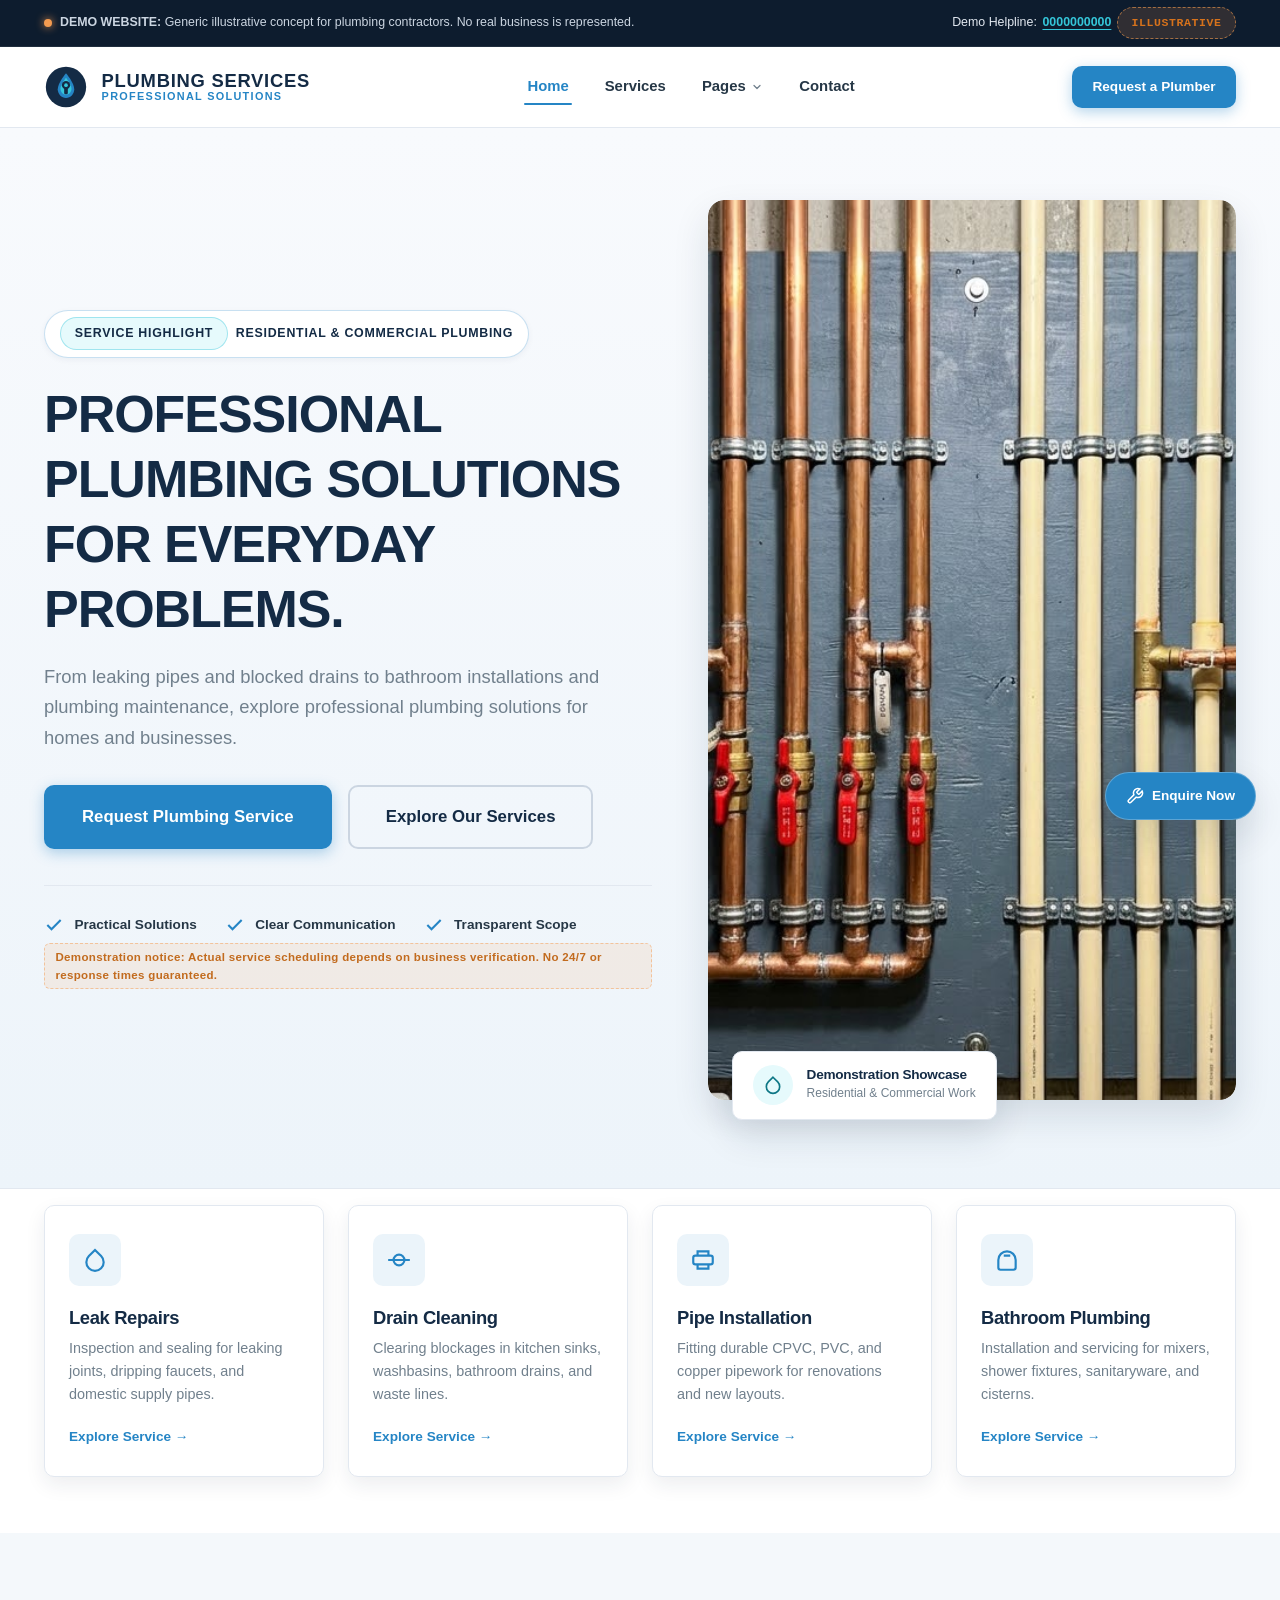
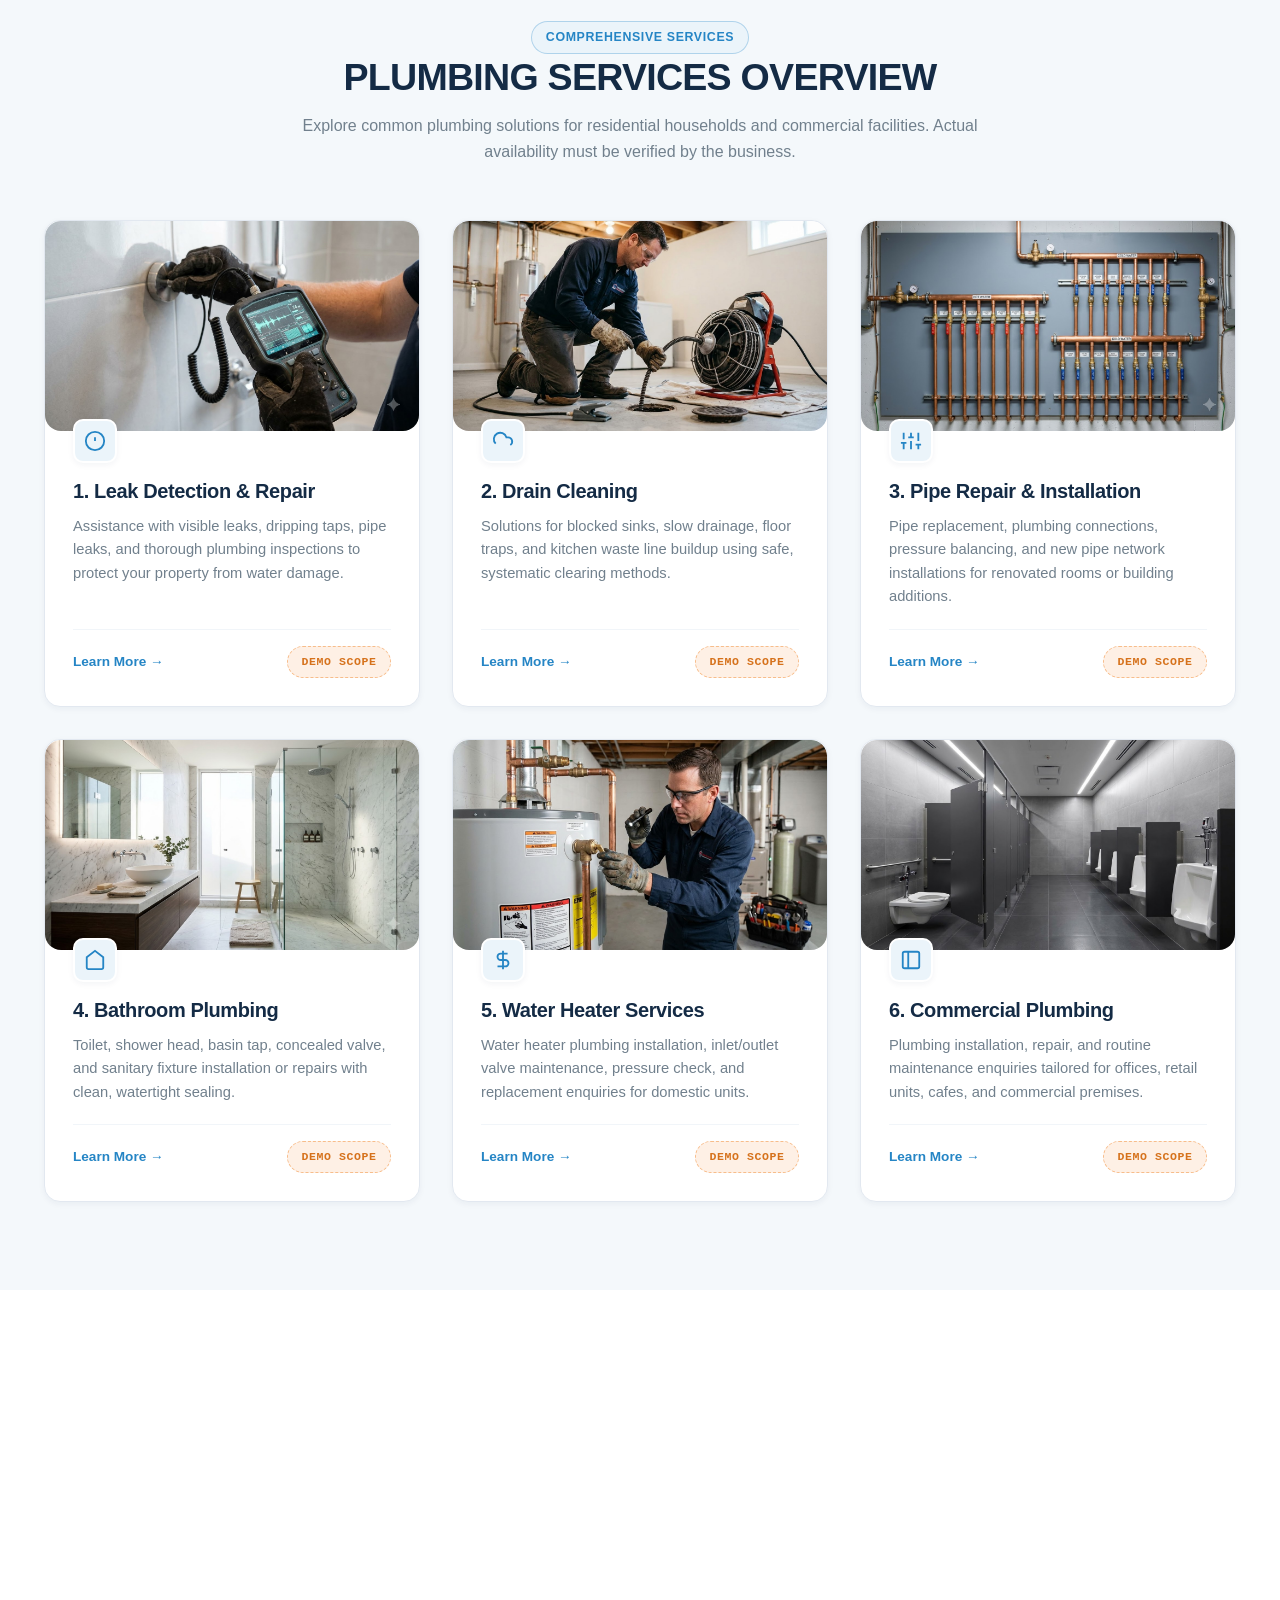
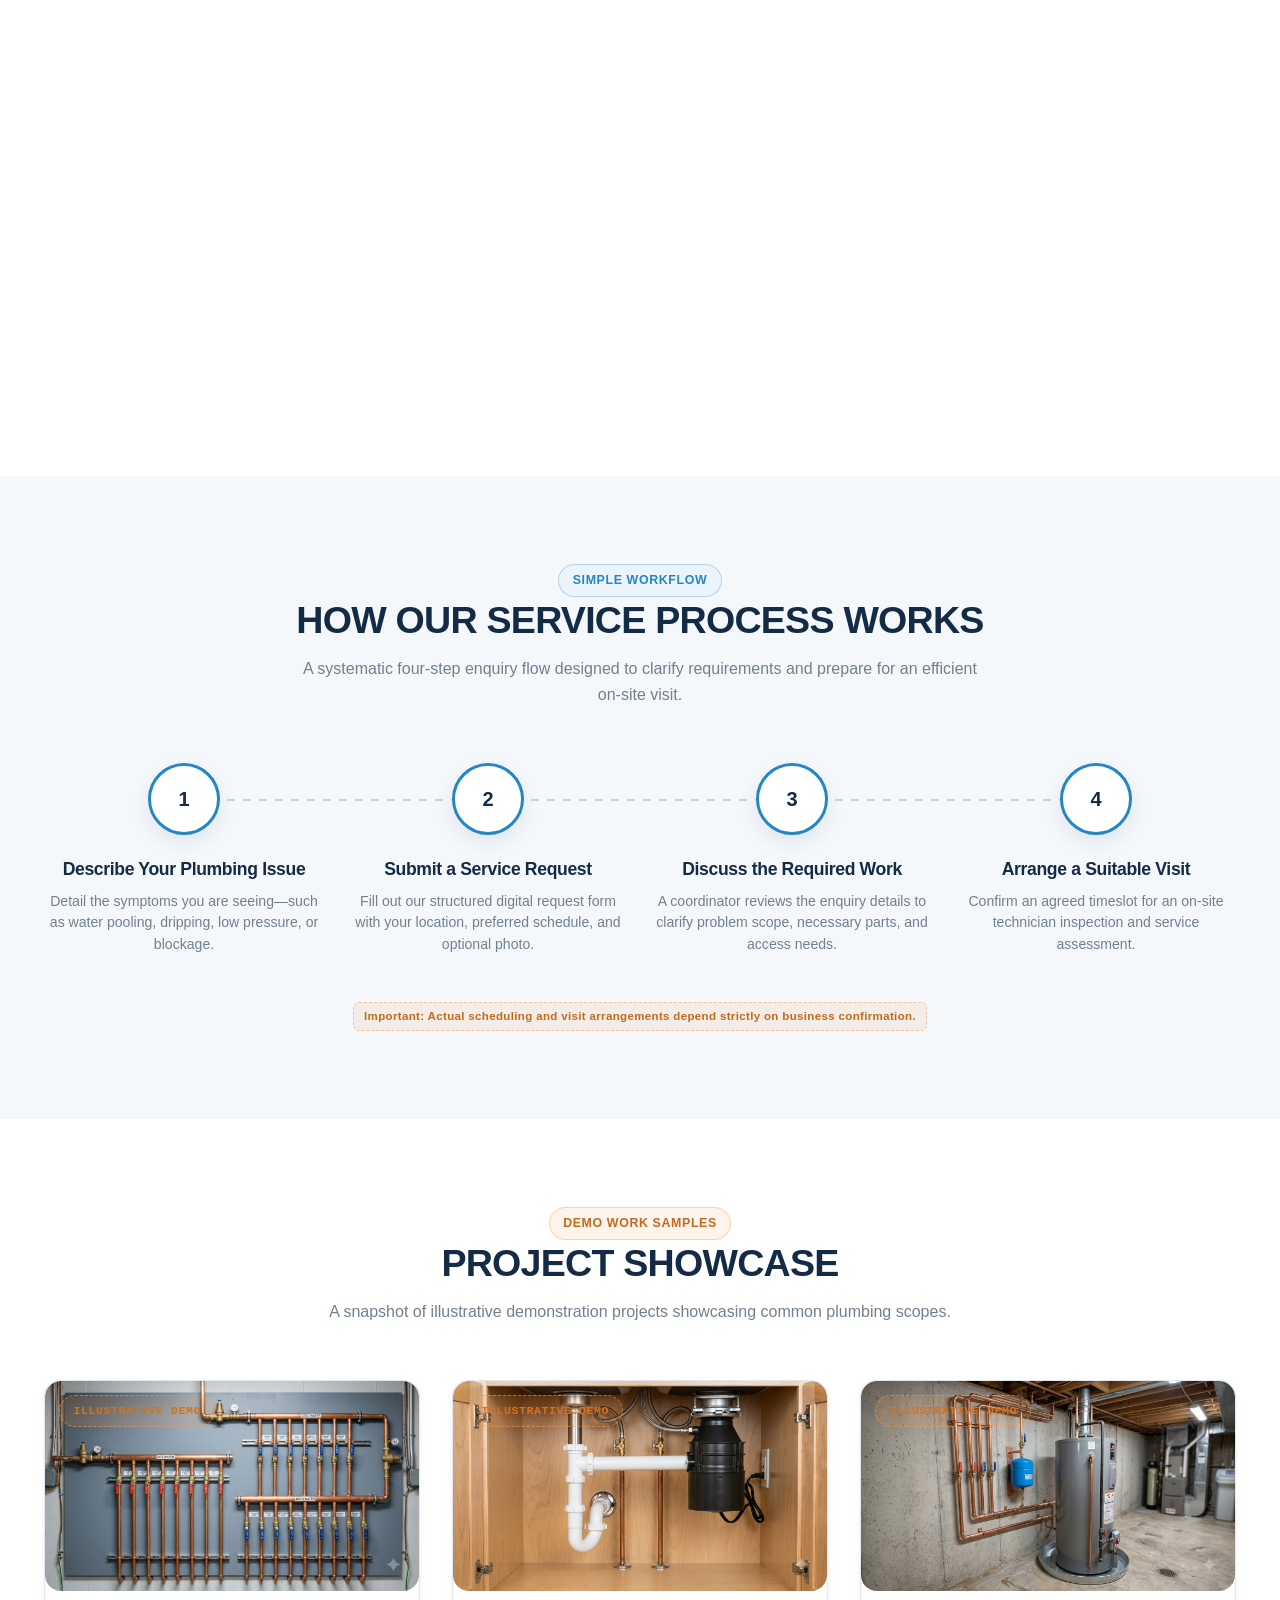
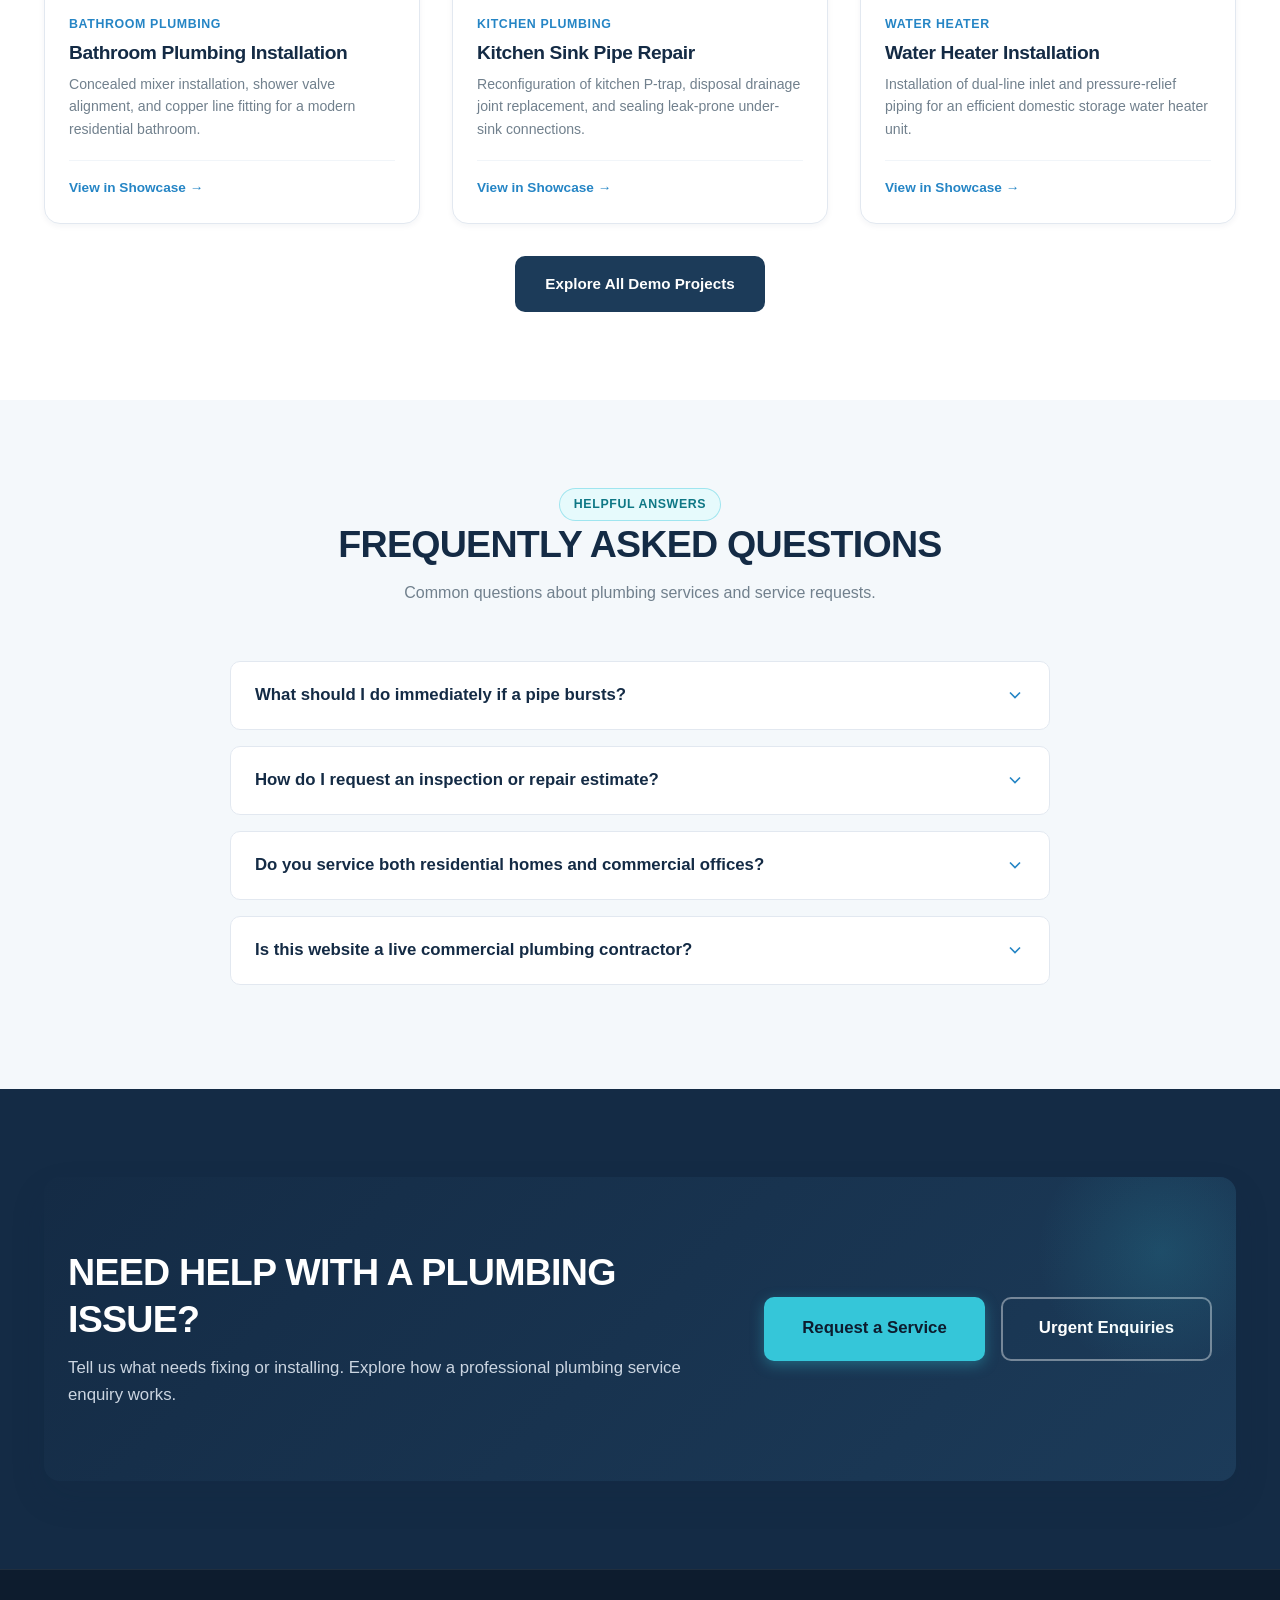
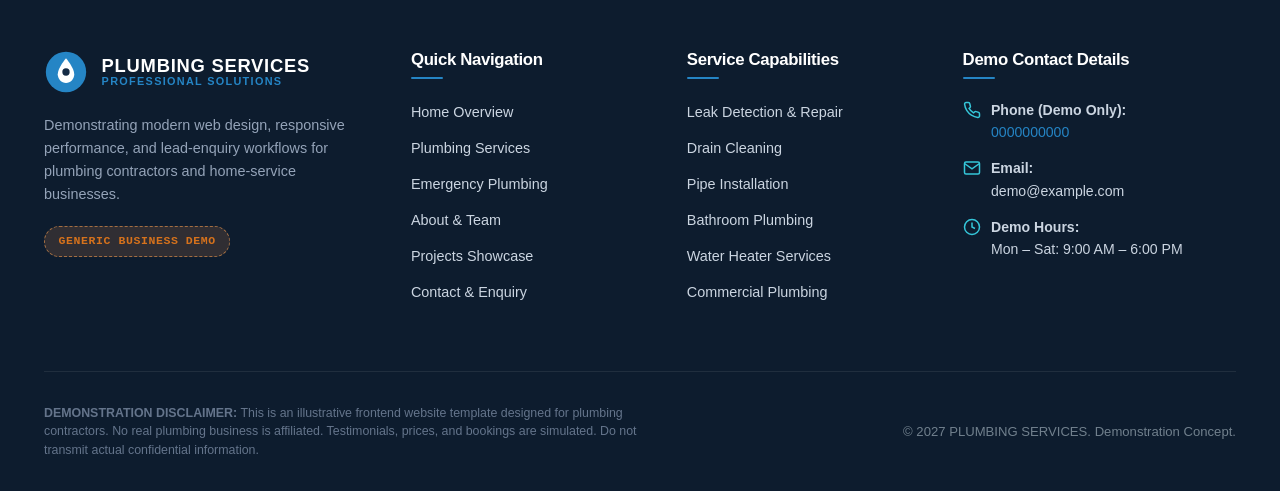
<file: index.html>
<!DOCTYPE html>
<html lang="en">
<head>
  <meta charset="UTF-8">
  <meta name="viewport" content="width=device-width, initial-scale=1.0">
  <title>Plumbing Services — Professional Plumbing Solutions for Everyday Problems</title>
  <meta name="description" content="Explore professional plumbing services for homes and businesses. Leaking pipes, drain cleaning, bathroom plumbing, and water heater repairs. Generic demonstration website.">
  <meta name="keywords" content="Plumbing Services, Plumber, Emergency Plumbing, Leak Detection, Pipe Repair, Drain Cleaning, Bathroom Plumbing, Kitchen Plumbing, Water Heater Installation, Commercial Plumbing">
  
  <!-- Open Graph Metadata -->
  <meta property="og:title" content="Plumbing Services — Professional Plumbing Solutions">
  <meta property="og:description" content="Explore professional plumbing solutions for everyday problems. Residential and commercial plumbing demonstration.">
  <meta property="og:type" content="website">
  <meta property="og:image" content="images/plumbing-service-hero.webp">

  <!-- Core CSS -->
  <link rel="stylesheet" href="css/style.css">
</head>
<body>

  <!-- Top Demo Advisory Banner -->
  <aside class="demo-banner-top" aria-label="Demo Notice">
    <div class="container">
      <div class="demo-banner-text">
        <span class="demo-dot" aria-hidden="true"></span>
        <span><strong>DEMO WEBSITE:</strong> Generic illustrative concept for plumbing contractors. No real business is represented.</span>
      </div>
      <div class="demo-phone-badge">
        <span>Demo Helpline:</span>
        <a href="tel:0000000000">0000000000</a>
        <span class="badge badge-demo">Illustrative</span>
      </div>
    </div>
  </aside>

  <!-- Global Sticky Navigation -->
  <header class="site-header">
    <div class="container header-inner">
      <a href="index.html" class="brand-logo" aria-label="Plumbing Services Home">
        <svg class="logo-symbol" viewBox="0 0 48 48" fill="none" xmlns="http://www.w3.org/2000/svg" aria-hidden="true">
          <circle cx="24" cy="24" r="22" fill="#142B45" />
          <path d="M24 9C24 9 15 19.5 15 26.5C15 31.7 19.03 36 24 36C28.97 36 33 31.7 33 26.5C33 19.5 24 9 24 9Z" fill="#2585C5"/>
          <path d="M24 14C24 14 18 21.5 18 26C18 29.5 20.69 32.5 24 32.5C27.31 32.5 30 29.5 30 26C30 21.5 24 14 24 14Z" fill="#35C6D9"/>
          <rect x="22" y="23" width="4" height="9" rx="1.5" fill="#142B45"/>
          <circle cx="24" cy="22" r="4.5" fill="#142B45"/>
          <circle cx="24" cy="22" r="2" fill="#35C6D9"/>
        </svg>
        <div class="brand-text">
          <span class="brand-name">PLUMBING SERVICES</span>
          <span class="brand-sub">Professional Solutions</span>
        </div>
      </a>

      <nav class="nav-links" aria-label="Main Navigation">
        <a href="index.html" class="nav-link">Home</a>
        <a href="services.html" class="nav-link">Services</a>
        
        <div class="nav-dropdown">
          <button class="nav-link nav-dropdown-btn" type="button" aria-expanded="false" aria-haspopup="true">
            <span>Pages</span>
            <svg class="dropdown-chevron" width="12" height="12" viewBox="0 0 24 24" fill="none" stroke="currentColor" stroke-width="2.5" stroke-linecap="round" stroke-linejoin="round" aria-hidden="true">
              <polyline points="6 9 12 15 18 9"></polyline>
            </svg>
          </button>
          <div class="dropdown-menu" role="menu">
            <a href="about.html" class="dropdown-item" role="menuitem">
              <div class="dropdown-item-icon">
                <svg width="16" height="16" viewBox="0 0 24 24" fill="none" stroke="currentColor" stroke-width="2"><path d="M20 21v-2a4 4 0 0 0-4-4H8a4 4 0 0 0-4 4v2"></path><circle cx="12" cy="7" r="4"></circle></svg>
              </div>
              <div class="dropdown-item-content">
                <span class="dropdown-item-title">About Us</span>
                <span class="dropdown-item-desc">Our approach, principles &amp; team</span>
              </div>
            </a>
            <a href="projects.html" class="dropdown-item" role="menuitem">
              <div class="dropdown-item-icon">
                <svg width="16" height="16" viewBox="0 0 24 24" fill="none" stroke="currentColor" stroke-width="2"><rect x="3" y="3" width="18" height="18" rx="2"></rect><circle cx="8.5" cy="8.5" r="1.5"></circle><polyline points="21 15 16 10 5 21"></polyline></svg>
              </div>
              <div class="dropdown-item-content">
                <span class="dropdown-item-title">Our Work</span>
                <span class="dropdown-item-desc">Project showcase &amp; gallery</span>
              </div>
            </a>
            <a href="emergency.html" class="dropdown-item dropdown-item-emergency" role="menuitem">
              <div class="dropdown-item-icon">
                <svg width="16" height="16" viewBox="0 0 24 24" fill="none" stroke="currentColor" stroke-width="2"><path d="M10.29 3.86L1.82 18a2 2 0 0 0 1.71 3h16.94a2 2 0 0 0 1.71-3L13.71 3.86a2 2 0 0 0-3.42 0z"></path><line x1="12" y1="9" x2="12" y2="13"></line><line x1="12" y1="17" x2="12.01" y2="17"></line></svg>
              </div>
              <div class="dropdown-item-content">
                <span class="dropdown-item-title">Emergency Plumbing</span>
                <span class="dropdown-item-desc">Urgent issues &amp; safety guide</span>
              </div>
            </a>
          </div>
        </div>

        <a href="contact.html" class="nav-link">Contact</a>
      </nav>

      <div class="header-actions">
        <a href="contact.html" class="btn btn-primary btn-sm">Request a Plumber</a>
        <button class="hamburger-btn" aria-label="Toggle navigation menu" aria-expanded="false">
          <span class="hamburger-bar"></span>
          <span class="hamburger-bar"></span>
          <span class="hamburger-bar"></span>
        </button>
      </div>
    </div>
  </header>

  <main>
    <!-- 5.A. HERO SECTION -->
    <section class="hero-section">
      <div class="container">
        <div class="hero-grid">
          <div class="hero-content reveal">
            <div class="hero-highlight-pill">
              <span class="badge badge-cyan">Service Highlight</span>
              <span>RESIDENTIAL &amp; COMMERCIAL PLUMBING</span>
            </div>
            <h1 class="hero-title">PROFESSIONAL PLUMBING SOLUTIONS FOR EVERYDAY PROBLEMS.</h1>
            <p class="hero-desc">
              From leaking pipes and blocked drains to bathroom installations and plumbing maintenance, explore professional plumbing solutions for homes and businesses.
            </p>
            <div class="hero-actions">
              <a href="contact.html" class="btn btn-primary btn-lg">Request Plumbing Service</a>
              <a href="services.html" class="btn btn-outline btn-lg">Explore Our Services</a>
            </div>
            
            <div class="hero-assurance-bar">
              <div class="assurance-item">
                <svg class="assurance-icon" viewBox="0 0 24 24" fill="none" stroke="currentColor" stroke-width="2.5"><polyline points="20 6 9 17 4 12"></polyline></svg>
                <span>Practical Solutions</span>
              </div>
              <div class="assurance-item">
                <svg class="assurance-icon" viewBox="0 0 24 24" fill="none" stroke="currentColor" stroke-width="2.5"><polyline points="20 6 9 17 4 12"></polyline></svg>
                <span>Clear Communication</span>
              </div>
              <div class="assurance-item">
                <svg class="assurance-icon" viewBox="0 0 24 24" fill="none" stroke="currentColor" stroke-width="2.5"><polyline points="20 6 9 17 4 12"></polyline></svg>
                <span>Transparent Scope</span>
              </div>
            </div>

            <p class="demo-pill-label">Demonstration notice: Actual service scheduling depends on business verification. No 24/7 or response times guaranteed.</p>
          </div>

          <div class="hero-visual-wrapper reveal">
            <div class="hero-visual-card">
              <img src="images/plumbing-service-hero.webp" 
                   alt="Professional plumber inspecting water pipes under kitchen sink" 
                   class="hero-img" 
                   width="1200" 
                   height="900" 
                   loading="eager">
            </div>

            <div class="floating-service-chip">
              <div class="chip-icon">
                <svg width="20" height="20" viewBox="0 0 24 24" fill="none" stroke="currentColor" stroke-width="2"><path d="M12 2.69l5.66 5.66a8 8 0 1 1-11.31 0z"></path></svg>
              </div>
              <div class="chip-text">
                <h5>Demonstration Showcase</h5>
                <p>Residential &amp; Commercial Work</p>
              </div>
            </div>
          </div>
        </div>
      </div>
    </section>

    <!-- 5.B. QUICK SERVICE CATEGORIES (4 Cards) -->
    <section class="section section-sm">
      <div class="container">
        <div class="quick-services-grid">
          <!-- Card 1 -->
          <div class="quick-card reveal">
            <div class="quick-card-icon">
              <svg width="26" height="26" viewBox="0 0 24 24" fill="none" stroke="currentColor" stroke-width="2"><path d="M12 2.69l5.66 5.66a8 8 0 1 1-11.31 0z"></path></svg>
            </div>
            <h3>Leak Repairs</h3>
            <p>Inspection and sealing for leaking joints, dripping faucets, and domestic supply pipes.</p>
            <a href="services.html#leak-repair" class="quick-card-link">Explore Service &rarr;</a>
          </div>

          <!-- Card 2 -->
          <div class="quick-card reveal">
            <div class="quick-card-icon">
              <svg width="26" height="26" viewBox="0 0 24 24" fill="none" stroke="currentColor" stroke-width="2"><path d="M2 12h20M7 12a5 5 0 0 1 5-5v0a5 5 0 0 1 5 5M7 12a5 5 0 0 0 5 5v0a5 5 0 0 0 5-5"></path></svg>
            </div>
            <h3>Drain Cleaning</h3>
            <p>Clearing blockages in kitchen sinks, washbasins, bathroom drains, and waste lines.</p>
            <a href="services.html#drain-cleaning" class="quick-card-link">Explore Service &rarr;</a>
          </div>

          <!-- Card 3 -->
          <div class="quick-card reveal">
            <div class="quick-card-icon">
              <svg width="26" height="26" viewBox="0 0 24 24" fill="none" stroke="currentColor" stroke-width="2"><rect x="3" y="8" width="18" height="8" rx="2"></rect><path d="M7 8V4h10v4M7 16v4h10v-4"></path></svg>
            </div>
            <h3>Pipe Installation</h3>
            <p>Fitting durable CPVC, PVC, and copper pipework for renovations and new layouts.</p>
            <a href="services.html#pipe-repair" class="quick-card-link">Explore Service &rarr;</a>
          </div>

          <!-- Card 4 -->
          <div class="quick-card reveal">
            <div class="quick-card-icon">
              <svg width="26" height="26" viewBox="0 0 24 24" fill="none" stroke="currentColor" stroke-width="2"><path d="M4 12v7a2 2 0 0 0 2 2h12a2 2 0 0 0 2-2v-7M4 12a8 8 0 0 1 16 0M9 8h6"></path></svg>
            </div>
            <h3>Bathroom Plumbing</h3>
            <p>Installation and servicing for mixers, shower fixtures, sanitaryware, and cisterns.</p>
            <a href="services.html#bathroom-plumbing" class="quick-card-link">Explore Service &rarr;</a>
          </div>
        </div>
      </div>
    </section>

    <!-- 5.C. PLUMBING SERVICES OVERVIEW (6 Cards) -->
    <section class="section section-bg">
      <div class="container">
        <div class="section-header text-center reveal">
          <span class="badge badge-blue">Comprehensive Services</span>
          <h2>PLUMBING SERVICES OVERVIEW</h2>
          <p>Explore common plumbing solutions for residential households and commercial facilities. Actual availability must be verified by the business.</p>
        </div>

        <div class="services-overview-grid">
          <!-- Service 1 -->
          <article class="service-card reveal">
            <div class="service-card-media">
              <div class="card-img-wrap ratio-16-9">
                <img src="images/leak-detection-repair.webp" alt="Leak Detection &amp; Repair" loading="lazy" width="800" height="450">
              </div>
            </div>
            <div class="service-card-body">
              <div class="service-card-icon-pill" aria-hidden="true">
                <svg width="22" height="22" viewBox="0 0 24 24" fill="none" stroke="currentColor" stroke-width="2"><circle cx="12" cy="12" r="10"></circle><line x1="12" y1="8" x2="12" y2="12"></line><line x1="12" y1="16" x2="12.01" y2="16"></line></svg>
              </div>
              <h3>1. Leak Detection &amp; Repair</h3>
              <p>Assistance with visible leaks, dripping taps, pipe leaks, and thorough plumbing inspections to protect your property from water damage.</p>
              <div class="service-card-footer">
                <a href="services.html#leak-repair" class="quick-card-link">Learn More &rarr;</a>
                <span class="badge badge-demo">Demo Scope</span>
              </div>
            </div>
          </article>

          <!-- Service 2 -->
          <article class="service-card reveal">
            <div class="service-card-media">
              <div class="card-img-wrap ratio-16-9">
                <img src="images/drain-cleaning-service.webp" alt="Drain Cleaning" loading="lazy" width="800" height="450">
              </div>
            </div>
            <div class="service-card-body">
              <div class="service-card-icon-pill" aria-hidden="true">
                <svg width="22" height="22" viewBox="0 0 24 24" fill="none" stroke="currentColor" stroke-width="2"><path d="M4 14.899A7 7 0 1 1 15.71 8h1.79a4.5 4.5 0 0 1 2.5 8.242"></path></svg>
              </div>
              <h3>2. Drain Cleaning</h3>
              <p>Solutions for blocked sinks, slow drainage, floor traps, and kitchen waste line buildup using safe, systematic clearing methods.</p>
              <div class="service-card-footer">
                <a href="services.html#drain-cleaning" class="quick-card-link">Learn More &rarr;</a>
                <span class="badge badge-demo">Demo Scope</span>
              </div>
            </div>
          </article>

          <!-- Service 3 -->
          <article class="service-card reveal">
            <div class="service-card-media">
              <div class="card-img-wrap ratio-16-9">
                <img src="images/pipe-installation.webp" alt="Pipe Repair &amp; Installation" loading="lazy" width="800" height="450">
              </div>
            </div>
            <div class="service-card-body">
              <div class="service-card-icon-pill" aria-hidden="true">
                <svg width="22" height="22" viewBox="0 0 24 24" fill="none" stroke="currentColor" stroke-width="2"><line x1="4" y1="21" x2="4" y2="14"></line><line x1="4" y1="10" x2="4" y2="3"></line><line x1="12" y1="21" x2="12" y2="12"></line><line x1="12" y1="8" x2="12" y2="3"></line><line x1="20" y1="21" x2="20" y2="16"></line><line x1="20" y1="12" x2="20" y2="3"></line><line x1="1" y1="14" x2="7" y2="14"></line><line x1="9" y1="8" x2="15" y2="8"></line><line x1="17" y1="16" x2="23" y2="16"></line></svg>
              </div>
              <h3>3. Pipe Repair &amp; Installation</h3>
              <p>Pipe replacement, plumbing connections, pressure balancing, and new pipe network installations for renovated rooms or building additions.</p>
              <div class="service-card-footer">
                <a href="services.html#pipe-repair" class="quick-card-link">Learn More &rarr;</a>
                <span class="badge badge-demo">Demo Scope</span>
              </div>
            </div>
          </article>

          <!-- Service 4 -->
          <article class="service-card reveal">
            <div class="service-card-media">
              <div class="card-img-wrap ratio-16-9">
                <img src="images/bathroom-plumbing.webp" alt="Bathroom Plumbing" loading="lazy" width="800" height="450">
              </div>
            </div>
            <div class="service-card-body">
              <div class="service-card-icon-pill" aria-hidden="true">
                <svg width="22" height="22" viewBox="0 0 24 24" fill="none" stroke="currentColor" stroke-width="2"><path d="M3 9l9-7 9 7v11a2 2 0 0 1-2 2H5a2 2 0 0 1-2-2z"></path></svg>
              </div>
              <h3>4. Bathroom Plumbing</h3>
              <p>Toilet, shower head, basin tap, concealed valve, and sanitary fixture installation or repairs with clean, watertight sealing.</p>
              <div class="service-card-footer">
                <a href="services.html#bathroom-plumbing" class="quick-card-link">Learn More &rarr;</a>
                <span class="badge badge-demo">Demo Scope</span>
              </div>
            </div>
          </article>

          <!-- Service 5 -->
          <article class="service-card reveal">
            <div class="service-card-media">
              <div class="card-img-wrap ratio-16-9">
                <img src="images/water-heater-service.webp" alt="Water Heater Services" loading="lazy" width="800" height="450">
              </div>
            </div>
            <div class="service-card-body">
              <div class="service-card-icon-pill" aria-hidden="true">
                <svg width="22" height="22" viewBox="0 0 24 24" fill="none" stroke="currentColor" stroke-width="2"><path d="M12 2v20M17 5H9.5a3.5 3.5 0 0 0 0 7h5a3.5 3.5 0 0 1 0 7H6"></path></svg>
              </div>
              <h3>5. Water Heater Services</h3>
              <p>Water heater plumbing installation, inlet/outlet valve maintenance, pressure check, and replacement enquiries for domestic units.</p>
              <div class="service-card-footer">
                <a href="services.html#water-heater" class="quick-card-link">Learn More &rarr;</a>
                <span class="badge badge-demo">Demo Scope</span>
              </div>
            </div>
          </article>

          <!-- Service 6 -->
          <article class="service-card reveal">
            <div class="service-card-media">
              <div class="card-img-wrap ratio-16-9">
                <img src="images/commercial-plumbing.webp" alt="Commercial Plumbing" loading="lazy" width="800" height="450">
              </div>
            </div>
            <div class="service-card-body">
              <div class="service-card-icon-pill" aria-hidden="true">
                <svg width="22" height="22" viewBox="0 0 24 24" fill="none" stroke="currentColor" stroke-width="2"><rect x="3" y="3" width="18" height="18" rx="2"></rect><line x1="9" y1="3" x2="9" y2="21"></line></svg>
              </div>
              <h3>6. Commercial Plumbing</h3>
              <p>Plumbing installation, repair, and routine maintenance enquiries tailored for offices, retail units, cafes, and commercial premises.</p>
              <div class="service-card-footer">
                <a href="services.html#commercial-plumbing" class="quick-card-link">Learn More &rarr;</a>
                <span class="badge badge-demo">Demo Scope</span>
              </div>
            </div>
          </article>
        </div>
      </div>
    </section>

    <!-- 5.D. WHY CHOOSE OUR APPROACH? (4 Value Propositions) -->
    <section class="section">
      <div class="container">
        <div class="section-header text-center reveal">
          <span class="badge badge-cyan">Service Philosophy</span>
          <h2>WHY CHOOSE OUR APPROACH?</h2>
          <p>Illustrative business messaging demonstrating how a customer-centric plumbing service coordinates communication, planning, and execution.</p>
        </div>

        <div class="value-props-grid">
          <div class="value-card reveal">
            <span class="value-number">01 / CLARITY</span>
            <div class="value-icon-box">
              <svg width="24" height="24" viewBox="0 0 24 24" fill="none" stroke="currentColor" stroke-width="2"><path d="M21 15a2 2 0 0 1-2 2H7l-4 4V5a2 2 0 0 1 2-2h14a2 2 0 0 1 2 2z"></path></svg>
            </div>
            <h3>Clear Service Communication</h3>
            <p>Direct communication regarding identified problems, proposed repair steps, and material options before work begins.</p>
          </div>

          <div class="value-card reveal">
            <span class="value-number">02 / PRACTICALITY</span>
            <div class="value-icon-box">
              <svg width="24" height="24" viewBox="0 0 24 24" fill="none" stroke="currentColor" stroke-width="2"><path d="M14.7 6.3a1 1 0 0 0 0 1.4l1.6 1.6a1 1 0 0 0 1.4 0l3.77-3.77a6 6 0 0 1-7.94 7.94l-6.91 6.91a2.12 2.12 0 0 1-3-3l6.91-6.91a6 6 0 0 1 7.94-7.94l-3.76 3.76z"></path></svg>
            </div>
            <h3>Practical Plumbing Solutions</h3>
            <p>Focusing on durable, sensible repairs rather than temporary quick-fixes or unwarranted component replacements.</p>
          </div>

          <div class="value-card reveal">
            <span class="value-number">03 / VERSATILITY</span>
            <div class="value-icon-box">
              <svg width="24" height="24" viewBox="0 0 24 24" fill="none" stroke="currentColor" stroke-width="2"><path d="M3 9l9-7 9 7v11a2 2 0 0 1-2 2H5a2 2 0 0 1-2-2z"></path></svg>
            </div>
            <h3>Residential &amp; Commercial Support</h3>
            <p>Flexible workflows capable of handling domestic home repairs as well as commercial facility plumbing requirements.</p>
          </div>

          <div class="value-card reveal">
            <span class="value-number">04 / DISCIPLINE</span>
            <div class="value-icon-box">
              <svg width="24" height="24" viewBox="0 0 24 24" fill="none" stroke="currentColor" stroke-width="2"><polyline points="9 11 12 14 22 4"></polyline><path d="M21 12v7a2 2 0 0 1-2 2H5a2 2 0 0 1-2-2V5a2 2 0 0 1 2-2h11"></path></svg>
            </div>
            <h3>Organized Service Requests</h3>
            <p>Structured intake process ensuring every enquiry captures critical details, photos, and preferred scheduling windows.</p>
          </div>
        </div>

        <div class="disclaimer-card reveal">
          <p><strong>Demonstration Note:</strong> The value propositions above reflect illustrative business standards and design messaging. They are not claims of verified regulatory or commercial achievements.</p>
        </div>
      </div>
    </section>

    <!-- 5.E. HOW OUR SERVICE PROCESS WORKS (4 Steps) -->
    <section class="section section-bg">
      <div class="container">
        <div class="section-header text-center reveal">
          <span class="badge badge-blue">Simple Workflow</span>
          <h2>HOW OUR SERVICE PROCESS WORKS</h2>
          <p>A systematic four-step enquiry flow designed to clarify requirements and prepare for an efficient on-site visit.</p>
        </div>

        <div class="process-grid">
          <!-- Step 1 -->
          <div class="process-step-card reveal">
            <div class="process-step-circle">1</div>
            <h3>Describe Your Plumbing Issue</h3>
            <p>Detail the symptoms you are seeing—such as water pooling, dripping, low pressure, or blockage.</p>
          </div>

          <!-- Step 2 -->
          <div class="process-step-card reveal">
            <div class="process-step-circle">2</div>
            <h3>Submit a Service Request</h3>
            <p>Fill out our structured digital request form with your location, preferred schedule, and optional photo.</p>
          </div>

          <!-- Step 3 -->
          <div class="process-step-card reveal">
            <div class="process-step-circle">3</div>
            <h3>Discuss the Required Work</h3>
            <p>A coordinator reviews the enquiry details to clarify problem scope, necessary parts, and access needs.</p>
          </div>

          <!-- Step 4 -->
          <div class="process-step-card reveal">
            <div class="process-step-circle">4</div>
            <h3>Arrange a Suitable Visit</h3>
            <p>Confirm an agreed timeslot for an on-site technician inspection and service assessment.</p>
          </div>
        </div>

        <div class="text-center" style="margin-top: 2.5rem;">
          <p class="demo-pill-label">Important: Actual scheduling and visit arrangements depend strictly on business confirmation.</p>
        </div>
      </div>
    </section>

    <!-- 5.F. PROJECT SHOWCASE (3 Illustrative Cards) -->
    <section class="section">
      <div class="container">
        <div class="section-header text-center reveal">
          <span class="badge badge-orange">Demo Work Samples</span>
          <h2>PROJECT SHOWCASE</h2>
          <p>A snapshot of illustrative demonstration projects showcasing common plumbing scopes.</p>
        </div>

        <div class="projects-grid">
          <!-- Project 1 -->
          <div class="project-card reveal" data-category="bathroom">
            <div class="project-media-wrap">
              <span class="badge badge-demo project-badge-tag">Illustrative Demo</span>
              <div class="card-img-wrap ratio-16-9">
                <img src="images/plumbing-project-01.webp" alt="Bathroom Plumbing Installation" loading="lazy" width="800" height="450">
              </div>
            </div>
            <div class="project-card-body">
              <span class="project-category">Bathroom Plumbing</span>
              <h3>Bathroom Plumbing Installation</h3>
              <p>Concealed mixer installation, shower valve alignment, and copper line fitting for a modern residential bathroom.</p>
              <div class="service-card-footer">
                <a href="projects.html" class="quick-card-link">View in Showcase &rarr;</a>
              </div>
            </div>
          </div>

          <!-- Project 2 -->
          <div class="project-card reveal" data-category="kitchen">
            <div class="project-media-wrap">
              <span class="badge badge-demo project-badge-tag">Illustrative Demo</span>
              <div class="card-img-wrap ratio-16-9">
                <img src="images/plumbing-project-02.webp" alt="Kitchen Sink Pipe Repair" loading="lazy" width="800" height="450">
              </div>
            </div>
            <div class="project-card-body">
              <span class="project-category">Kitchen Plumbing</span>
              <h3>Kitchen Sink Pipe Repair</h3>
              <p>Reconfiguration of kitchen P-trap, disposal drainage joint replacement, and sealing leak-prone under-sink connections.</p>
              <div class="service-card-footer">
                <a href="projects.html" class="quick-card-link">View in Showcase &rarr;</a>
              </div>
            </div>
          </div>

          <!-- Project 3 -->
          <div class="project-card reveal" data-category="water-heater">
            <div class="project-media-wrap">
              <span class="badge badge-demo project-badge-tag">Illustrative Demo</span>
              <div class="card-img-wrap ratio-16-9">
                <img src="images/plumbing-project-03.webp" alt="Water Heater Installation" loading="lazy" width="800" height="450">
              </div>
            </div>
            <div class="project-card-body">
              <span class="project-category">Water Heater</span>
              <h3>Water Heater Installation</h3>
              <p>Installation of dual-line inlet and pressure-relief piping for an efficient domestic storage water heater unit.</p>
              <div class="service-card-footer">
                <a href="projects.html" class="quick-card-link">View in Showcase &rarr;</a>
              </div>
            </div>
          </div>
        </div>

        <div class="text-center" style="margin-top: 2rem;">
          <a href="projects.html" class="btn btn-secondary">Explore All Demo Projects</a>
        </div>
      </div>
    </section>

    <!-- FAQ SECTION FOR HOMEPAGE -->
    <section class="section section-bg">
      <div class="container">
        <div class="section-header text-center reveal">
          <span class="badge badge-cyan">Helpful Answers</span>
          <h2>FREQUENTLY ASKED QUESTIONS</h2>
          <p>Common questions about plumbing services and service requests.</p>
        </div>

        <div class="faq-accordion reveal">
          <div class="accordion-item">
            <button class="accordion-header" type="button">
              <span>What should I do immediately if a pipe bursts?</span>
              <svg class="accordion-icon" viewBox="0 0 24 24" fill="none" stroke="currentColor" stroke-width="2"><polyline points="6 9 12 15 18 9"></polyline></svg>
            </button>
            <div class="accordion-body">
              <p>Locate your main water shut-off valve immediately and turn it clockwise to stop incoming water. Stay away from electrical outlets or appliances in wet areas, and visit our Emergency Plumbing page for general safety guidance.</p>
            </div>
          </div>

          <div class="accordion-item">
            <button class="accordion-header" type="button">
              <span>How do I request an inspection or repair estimate?</span>
              <svg class="accordion-icon" viewBox="0 0 24 24" fill="none" stroke="currentColor" stroke-width="2"><polyline points="6 9 12 15 18 9"></polyline></svg>
            </button>
            <div class="accordion-body">
              <p>Submit your service details through our online request form or call our demo helpline. Provide photos of the issue if possible to help technicians assess the necessary parts and scope beforehand.</p>
            </div>
          </div>

          <div class="accordion-item">
            <button class="accordion-header" type="button">
              <span>Do you service both residential homes and commercial offices?</span>
              <svg class="accordion-icon" viewBox="0 0 24 24" fill="none" stroke="currentColor" stroke-width="2"><polyline points="6 9 12 15 18 9"></polyline></svg>
            </button>
            <div class="accordion-body">
              <p>Yes, plumbing solutions can be tailored for independent houses, apartments, office restrooms, cafes, and commercial spaces. Scope and requirements are reviewed before scheduling.</p>
            </div>
          </div>

          <div class="accordion-item">
            <button class="accordion-header" type="button">
              <span>Is this website a live commercial plumbing contractor?</span>
              <svg class="accordion-icon" viewBox="0 0 24 24" fill="none" stroke="currentColor" stroke-width="2"><polyline points="6 9 12 15 18 9"></polyline></svg>
            </button>
            <div class="accordion-body">
              <p>No. This is a demonstration website created to showcase high-performance web development and design architecture for home-service contractors. All details are simulated demo content.</p>
            </div>
          </div>
        </div>
      </div>
    </section>

    <!-- 5.G. FINAL CTA -->
    <section class="section section-navy">
      <div class="container">
        <div class="cta-banner-strip">
          <div class="container">
            <div class="cta-banner-inner">
              <div class="cta-text-side">
                <h2>NEED HELP WITH A PLUMBING ISSUE?</h2>
                <p>Tell us what needs fixing or installing. Explore how a professional plumbing service enquiry works.</p>
              </div>
              <div class="cta-actions-side">
                <a href="contact.html" class="btn btn-cyan btn-lg">Request a Service</a>
                <a href="emergency.html" class="btn btn-outline-white btn-lg">Urgent Enquiries</a>
              </div>
            </div>
          </div>
        </div>
      </div>
    </section>
  </main>

  <!-- Global Footer -->
  <footer class="site-footer">
    <div class="container">
      <div class="footer-grid">
        <div class="footer-col footer-brand">
          <a href="index.html" class="brand-logo" aria-label="Plumbing Services Home">
            <svg class="logo-symbol" viewBox="0 0 48 48" fill="none" xmlns="http://www.w3.org/2000/svg" aria-hidden="true">
              <circle cx="24" cy="24" r="22" fill="#2585C5" />
              <path d="M24 9C24 9 15 19.5 15 26.5C15 31.7 19.03 36 24 36C28.97 36 33 31.7 33 26.5C33 19.5 24 9 24 9Z" fill="#FFFFFF"/>
              <circle cx="24" cy="24" r="4" fill="#142B45"/>
            </svg>
            <div class="brand-text">
              <span class="brand-name">PLUMBING SERVICES</span>
              <span class="brand-sub">Professional Solutions</span>
            </div>
          </a>
          <p>
            Demonstrating modern web design, responsive performance, and lead-enquiry workflows for plumbing contractors and home-service businesses.
          </p>
          <span class="badge badge-demo">Generic Business Demo</span>
        </div>

        <div class="footer-col">
          <h4>Quick Navigation</h4>
          <ul class="footer-links-list">
            <li><a href="index.html">Home Overview</a></li>
            <li><a href="services.html">Plumbing Services</a></li>
            <li><a href="emergency.html">Emergency Plumbing</a></li>
            <li><a href="about.html">About &amp; Team</a></li>
            <li><a href="projects.html">Projects Showcase</a></li>
            <li><a href="contact.html">Contact &amp; Enquiry</a></li>
          </ul>
        </div>

        <div class="footer-col">
          <h4>Service Capabilities</h4>
          <ul class="footer-links-list">
            <li><a href="services.html#leak-repair">Leak Detection &amp; Repair</a></li>
            <li><a href="services.html#drain-cleaning">Drain Cleaning</a></li>
            <li><a href="services.html#pipe-repair">Pipe Installation</a></li>
            <li><a href="services.html#bathroom-plumbing">Bathroom Plumbing</a></li>
            <li><a href="services.html#water-heater">Water Heater Services</a></li>
            <li><a href="services.html#commercial-plumbing">Commercial Plumbing</a></li>
          </ul>
        </div>

        <div class="footer-col">
          <h4>Demo Contact Details</h4>
          <div class="footer-contact-item">
            <svg class="footer-contact-icon" viewBox="0 0 24 24" fill="none" stroke="currentColor" stroke-width="2"><path d="M22 16.92v3a2 2 0 0 1-2.18 2 19.79 19.79 0 0 1-8.63-3.07 19.5 19.5 0 0 1-6-6 19.79 19.79 0 0 1-3.07-8.67A2 2 0 0 1 4.11 2h3a2 2 0 0 1 2 1.72 12.84 12.84 0 0 0 .7 2.81 2 2 0 0 1-.45 2.11L8.09 9.91a16 16 0 0 0 6 6l1.27-1.27a2 2 0 0 1 2.11-.45 12.84 12.84 0 0 0 2.81.7A2 2 0 0 1 22 16.92z"></path></svg>
            <div>
              <strong>Phone (Demo Only):</strong><br>
              <a href="tel:0000000000">0000000000</a>
            </div>
          </div>
          <div class="footer-contact-item">
            <svg class="footer-contact-icon" viewBox="0 0 24 24" fill="none" stroke="currentColor" stroke-width="2"><path d="M4 4h16c1.1 0 2 .9 2 2v12c0 1.1-.9 2-2 2H4c-1.1 0-2-.9-2-2V6c0-1.1.9-2 2-2z"></path><polyline points="22,6 12,13 2,6"></polyline></svg>
            <div>
              <strong>Email:</strong><br>
              <span>demo@example.com</span>
            </div>
          </div>
          <div class="footer-contact-item">
            <svg class="footer-contact-icon" viewBox="0 0 24 24" fill="none" stroke="currentColor" stroke-width="2"><circle cx="12" cy="12" r="10"></circle><polyline points="12 6 12 12 16 14"></polyline></svg>
            <div>
              <strong>Demo Hours:</strong><br>
              <span>Mon – Sat: 9:00 AM – 6:00 PM</span>
            </div>
          </div>
        </div>
      </div>

      <div class="footer-bottom">
        <div class="footer-bottom-disclaimer">
          <strong>DEMONSTRATION DISCLAIMER:</strong> This is an illustrative frontend website template designed for plumbing contractors. No real plumbing business is affiliated. Testimonials, prices, and bookings are simulated. Do not transmit actual confidential information.
        </div>
        <p>&copy; 2027 PLUMBING SERVICES. Demonstration Concept.</p>
      </div>
    </div>
  </footer>

  <!-- Floating Sticky Actions & Back-to-Top -->
  <aside class="floating-actions" aria-label="Quick Actions">
    <a href="contact.html" class="floating-enquire-btn">
      <svg width="18" height="18" viewBox="0 0 24 24" fill="none" stroke="currentColor" stroke-width="2"><path d="M14.7 6.3a1 1 0 0 0 0 1.4l1.6 1.6a1 1 0 0 0 1.4 0l3.77-3.77a6 6 0 0 1-7.94 7.94l-6.91 6.91a2.12 2.12 0 0 1-3-3l6.91-6.91a6 6 0 0 1 7.94-7.94l-3.76 3.76z"></path></svg>
      <span>Enquire Now</span>
    </a>
    <button class="back-to-top" aria-label="Back to top of page">
      <svg width="20" height="20" viewBox="0 0 24 24" fill="none" stroke="currentColor" stroke-width="2.5"><polyline points="18 15 12 9 6 15"></polyline></svg>
    </button>
  </aside>

  <!-- Vanilla JS -->
  <script src="js/main.js"></script>
</body>
</html>
</file>
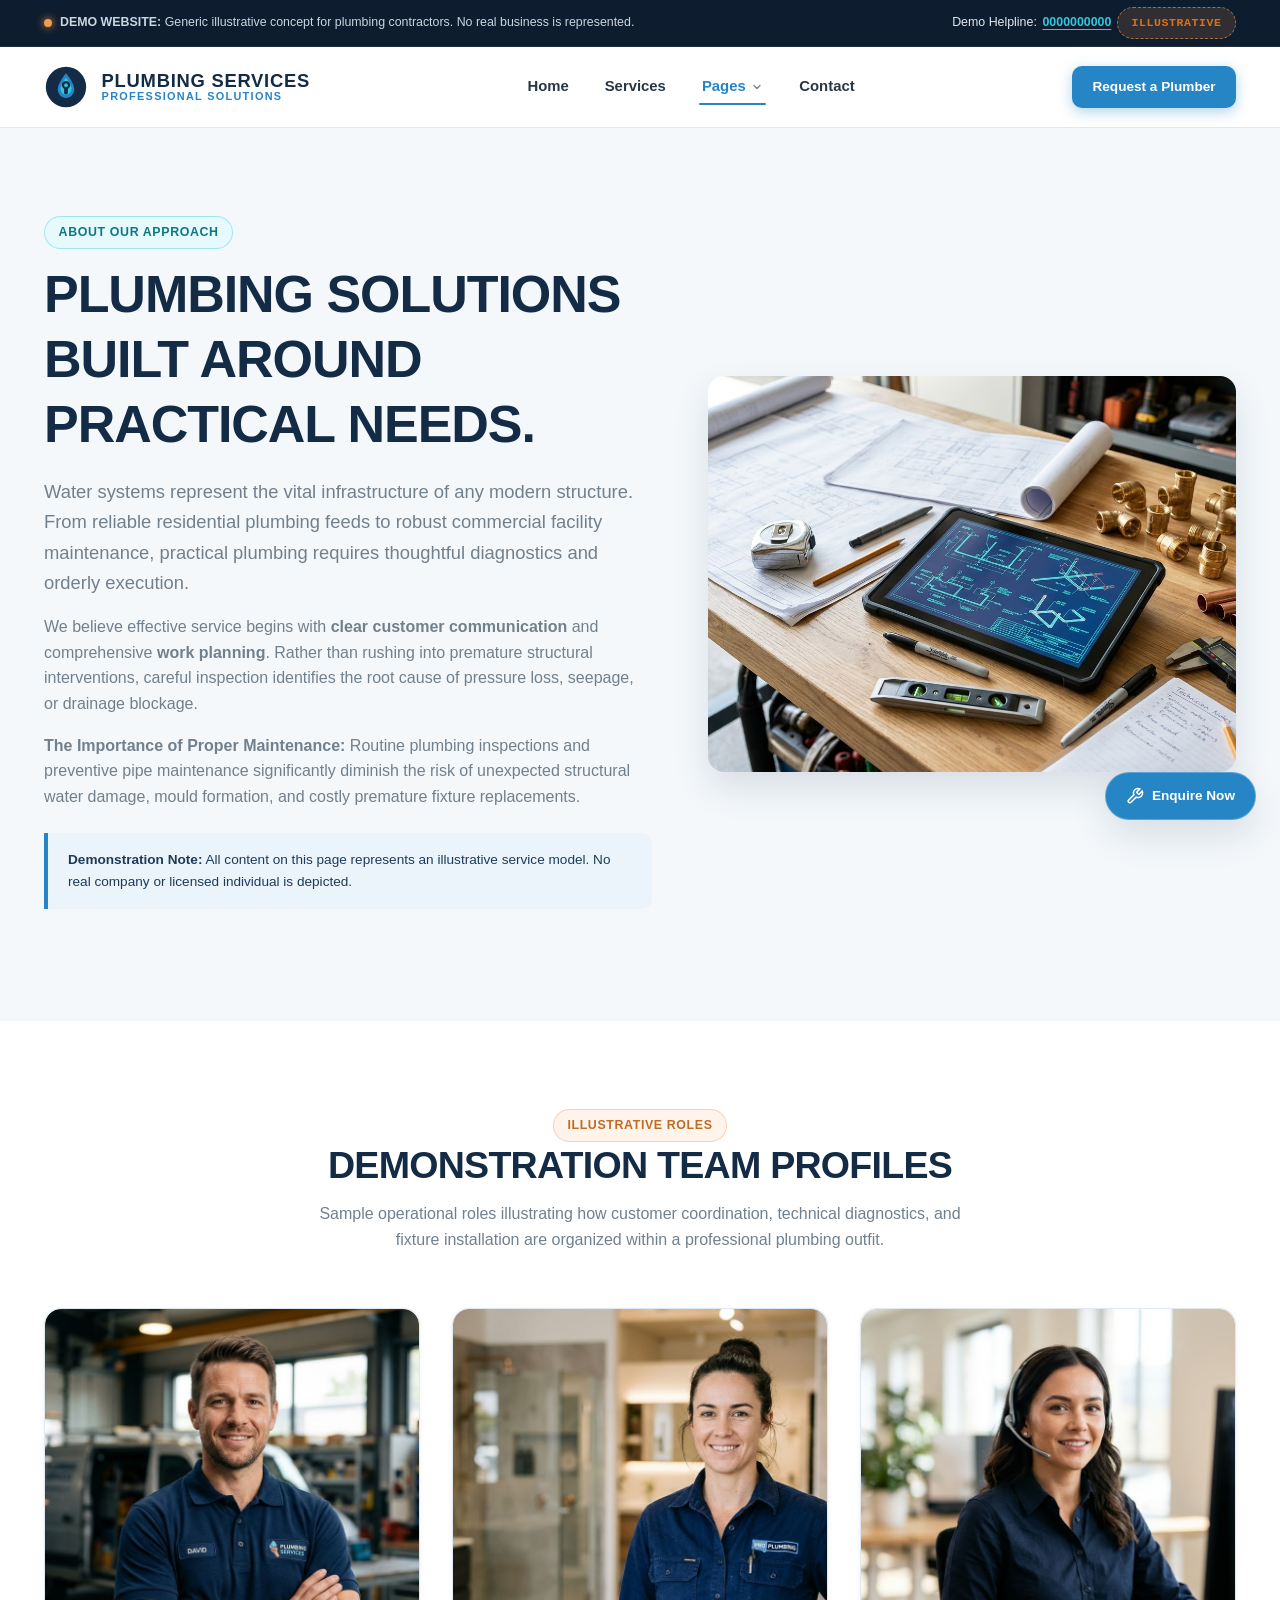
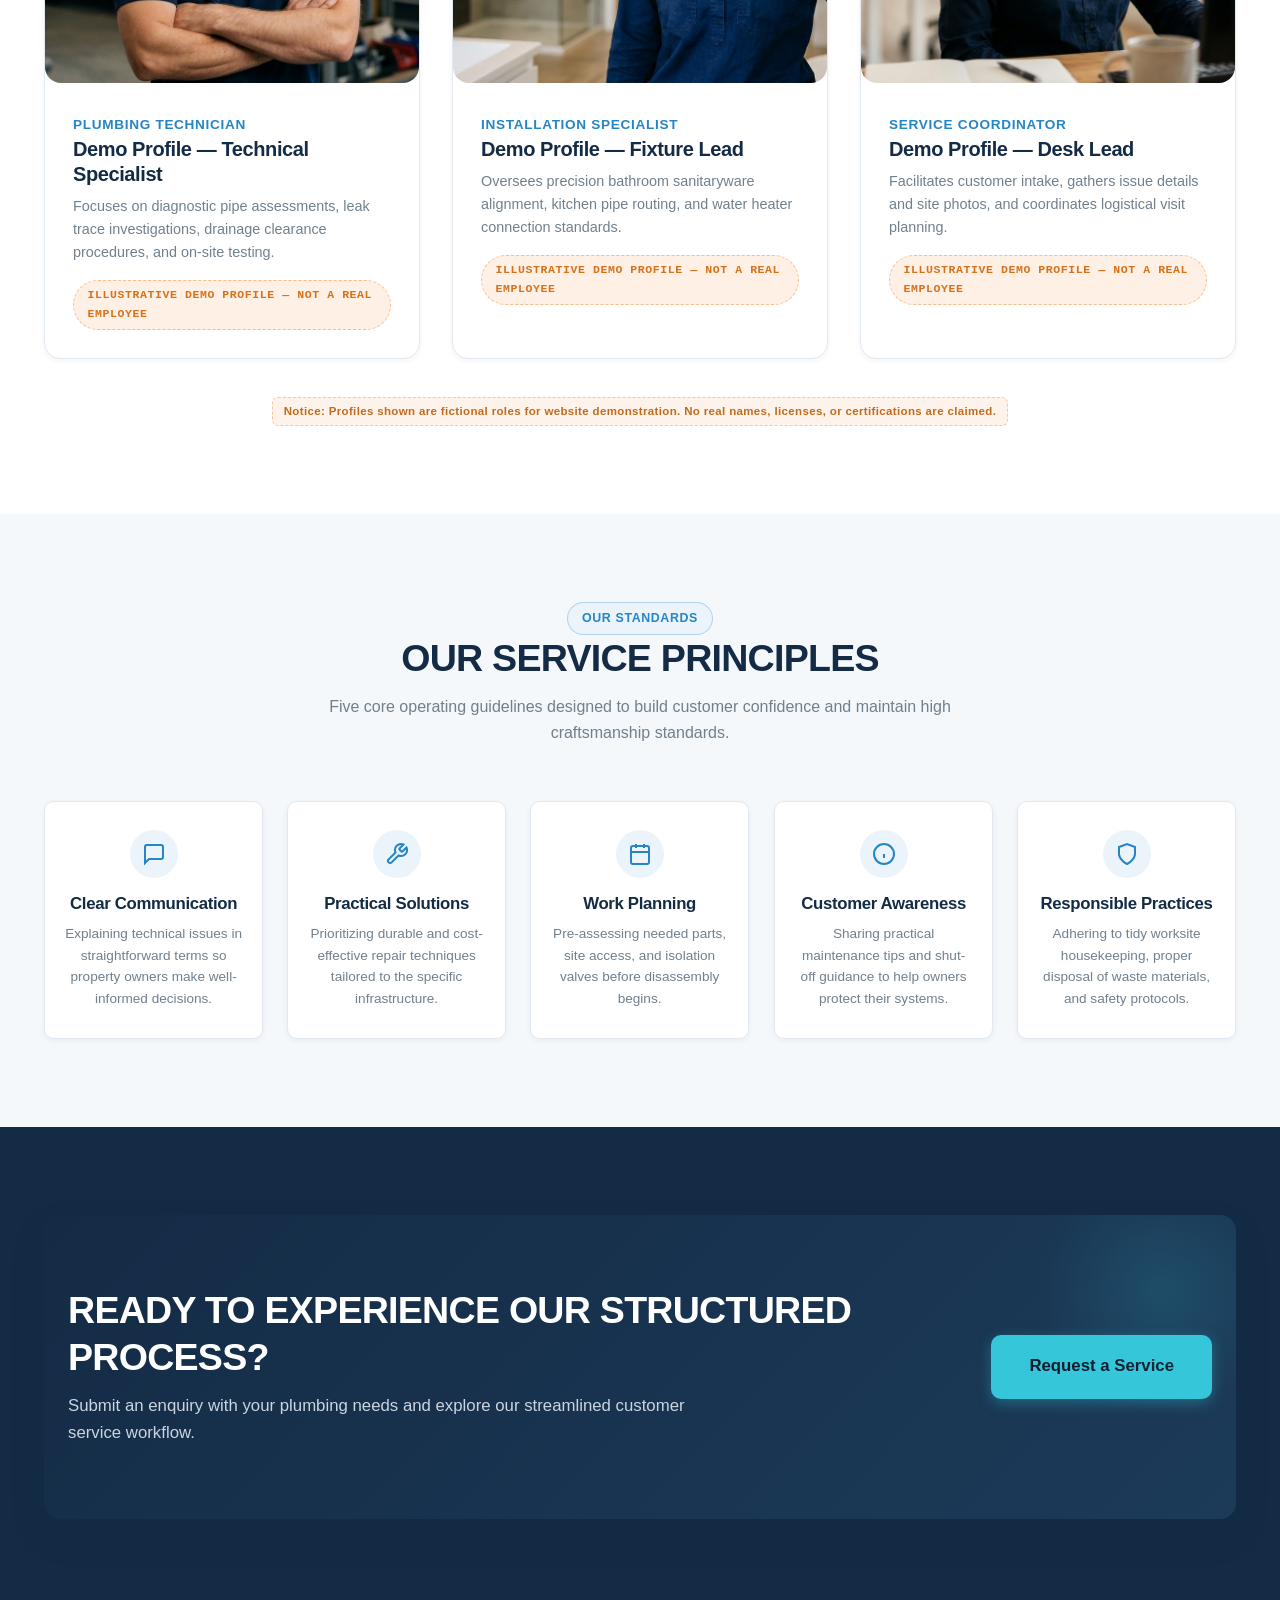
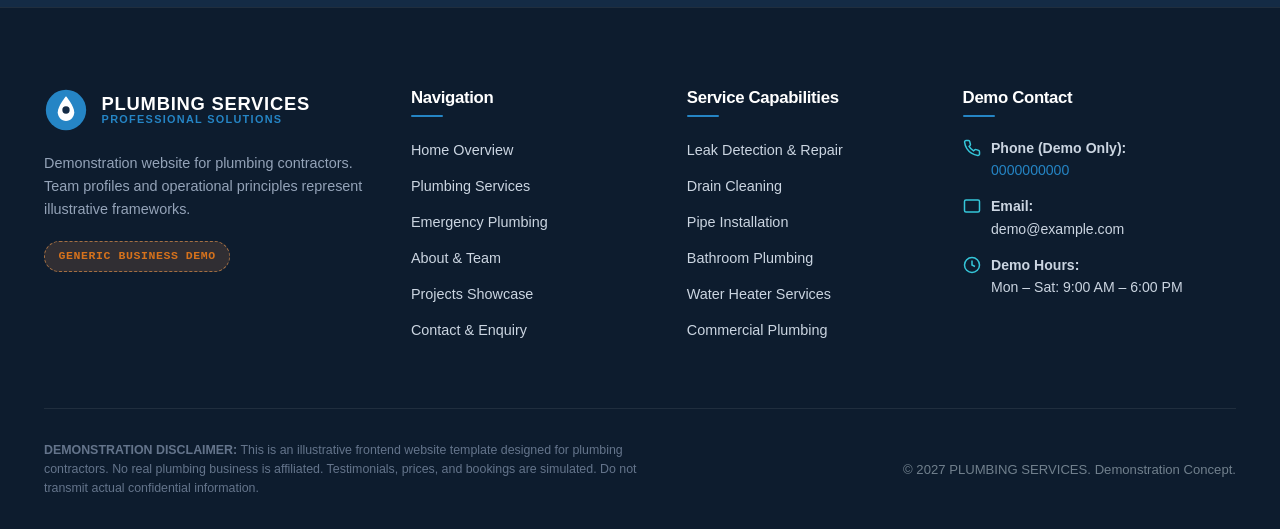
<file: about.html>
<!DOCTYPE html>
<html lang="en">
<head>
  <meta charset="UTF-8">
  <meta name="viewport" content="width=device-width, initial-scale=1.0">
  <title>About Us & Team — Plumbing Solutions Built Around Practical Needs</title>
  <meta name="description" content="Discover our practical approach to residential and commercial plumbing, customer communication, work planning, and our illustrative team profiles.">
  <meta name="keywords" content="Plumbing Services, Plumber, About Us, Plumbing Maintenance, Plumbing Team, Service Planning">
  
  <meta property="og:title" content="About Plumbing Services — Practical Solutions &amp; Demo Team">
  <meta property="og:description" content="Learn about modern plumbing practices, maintenance philosophy, and service planning. Demonstration website.">
  <meta property="og:type" content="website">

  <link rel="stylesheet" href="css/style.css">
</head>
<body>

  <!-- Top Demo Advisory Banner -->
  <aside class="demo-banner-top" aria-label="Demo Notice">
    <div class="container">
      <div class="demo-banner-text">
        <span class="demo-dot" aria-hidden="true"></span>
        <span><strong>DEMO WEBSITE:</strong> Generic illustrative concept for plumbing contractors. No real business is represented.</span>
      </div>
      <div class="demo-phone-badge">
        <span>Demo Helpline:</span>
        <a href="tel:0000000000">0000000000</a>
        <span class="badge badge-demo">Illustrative</span>
      </div>
    </div>
  </aside>

  <!-- Global Navigation -->
  <header class="site-header">
    <div class="container header-inner">
      <a href="index.html" class="brand-logo" aria-label="Plumbing Services Home">
        <svg class="logo-symbol" viewBox="0 0 48 48" fill="none" xmlns="http://www.w3.org/2000/svg" aria-hidden="true">
          <circle cx="24" cy="24" r="22" fill="#142B45" />
          <path d="M24 9C24 9 15 19.5 15 26.5C15 31.7 19.03 36 24 36C28.97 36 33 31.7 33 26.5C33 19.5 24 9 24 9Z" fill="#2585C5"/>
          <path d="M24 14C24 14 18 21.5 18 26C18 29.5 20.69 32.5 24 32.5C27.31 32.5 30 29.5 30 26C30 21.5 24 14 24 14Z" fill="#35C6D9"/>
          <rect x="22" y="23" width="4" height="9" rx="1.5" fill="#142B45"/>
          <circle cx="24" cy="22" r="4.5" fill="#142B45"/>
          <circle cx="24" cy="22" r="2" fill="#35C6D9"/>
        </svg>
        <div class="brand-text">
          <span class="brand-name">PLUMBING SERVICES</span>
          <span class="brand-sub">Professional Solutions</span>
        </div>
      </a>

      <nav class="nav-links" aria-label="Main Navigation">
        <a href="index.html" class="nav-link">Home</a>
        <a href="services.html" class="nav-link">Services</a>
        
        <div class="nav-dropdown">
          <button class="nav-link nav-dropdown-btn" type="button" aria-expanded="false" aria-haspopup="true">
            <span>Pages</span>
            <svg class="dropdown-chevron" width="12" height="12" viewBox="0 0 24 24" fill="none" stroke="currentColor" stroke-width="2.5" stroke-linecap="round" stroke-linejoin="round" aria-hidden="true">
              <polyline points="6 9 12 15 18 9"></polyline>
            </svg>
          </button>
          <div class="dropdown-menu" role="menu">
            <a href="about.html" class="dropdown-item" role="menuitem">
              <div class="dropdown-item-icon">
                <svg width="16" height="16" viewBox="0 0 24 24" fill="none" stroke="currentColor" stroke-width="2"><path d="M20 21v-2a4 4 0 0 0-4-4H8a4 4 0 0 0-4 4v2"></path><circle cx="12" cy="7" r="4"></circle></svg>
              </div>
              <div class="dropdown-item-content">
                <span class="dropdown-item-title">About Us</span>
                <span class="dropdown-item-desc">Our approach, principles &amp; team</span>
              </div>
            </a>
            <a href="projects.html" class="dropdown-item" role="menuitem">
              <div class="dropdown-item-icon">
                <svg width="16" height="16" viewBox="0 0 24 24" fill="none" stroke="currentColor" stroke-width="2"><rect x="3" y="3" width="18" height="18" rx="2"></rect><circle cx="8.5" cy="8.5" r="1.5"></circle><polyline points="21 15 16 10 5 21"></polyline></svg>
              </div>
              <div class="dropdown-item-content">
                <span class="dropdown-item-title">Our Work</span>
                <span class="dropdown-item-desc">Project showcase &amp; gallery</span>
              </div>
            </a>
            <a href="emergency.html" class="dropdown-item dropdown-item-emergency" role="menuitem">
              <div class="dropdown-item-icon">
                <svg width="16" height="16" viewBox="0 0 24 24" fill="none" stroke="currentColor" stroke-width="2"><path d="M10.29 3.86L1.82 18a2 2 0 0 0 1.71 3h16.94a2 2 0 0 0 1.71-3L13.71 3.86a2 2 0 0 0-3.42 0z"></path><line x1="12" y1="9" x2="12" y2="13"></line><line x1="12" y1="17" x2="12.01" y2="17"></line></svg>
              </div>
              <div class="dropdown-item-content">
                <span class="dropdown-item-title">Emergency Plumbing</span>
                <span class="dropdown-item-desc">Urgent issues &amp; safety guide</span>
              </div>
            </a>
          </div>
        </div>

        <a href="contact.html" class="nav-link">Contact</a>
      </nav>

      <div class="header-actions">
        <a href="contact.html" class="btn btn-primary btn-sm">Request a Plumber</a>
        <button class="hamburger-btn" aria-label="Toggle navigation menu" aria-expanded="false">
          <span class="hamburger-bar"></span>
          <span class="hamburger-bar"></span>
          <span class="hamburger-bar"></span>
        </button>
      </div>
    </div>
  </header>

  <main>
    <!-- About Intro Section -->
    <section class="section section-bg">
      <div class="container">
        <div class="hero-grid">
          <div class="reveal">
            <span class="badge badge-cyan">About Our Approach</span>
            <h1 style="margin: 0.8rem 0 1.25rem;">PLUMBING SOLUTIONS BUILT AROUND PRACTICAL NEEDS.</h1>
            <p class="lead">
              Water systems represent the vital infrastructure of any modern structure. From reliable residential plumbing feeds to robust commercial facility maintenance, practical plumbing requires thoughtful diagnostics and orderly execution.
            </p>
            <p>
              We believe effective service begins with <strong>clear customer communication</strong> and comprehensive <strong>work planning</strong>. Rather than rushing into premature structural interventions, careful inspection identifies the root cause of pressure loss, seepage, or drainage blockage.
            </p>
            <p>
              <strong>The Importance of Proper Maintenance:</strong> Routine plumbing inspections and preventive pipe maintenance significantly diminish the risk of unexpected structural water damage, mould formation, and costly premature fixture replacements.
            </p>

            <div class="disclaimer-card">
              <p>
                <strong>Demonstration Note:</strong> All content on this page represents an illustrative service model. No real company or licensed individual is depicted.
              </p>
            </div>
          </div>

          <div class="reveal">
            <div class="card-img-wrap ratio-4-3" style="box-shadow: var(--shadow-lg);">
              <img src="images/plumbing-about.webp" 
                   alt="Plumbing service planning and engineering inspection" 
                   loading="eager" 
                   width="1200" 
                   height="900">
            </div>
          </div>
        </div>
      </div>
    </section>

    <!-- Fictional Demo Team Section -->
    <section class="section">
      <div class="container">
        <div class="section-header text-center reveal">
          <span class="badge badge-orange">Illustrative Roles</span>
          <h2>DEMONSTRATION TEAM PROFILES</h2>
          <p>
            Sample operational roles illustrating how customer coordination, technical diagnostics, and fixture installation are organized within a professional plumbing outfit.
          </p>
        </div>

        <div class="team-grid">
          <!-- Team Member 1 -->
          <article class="team-card reveal">
            <div class="card-img-wrap ratio-1-1">
              <img src="images/plumbing-team-01.webp" alt="Plumbing Technician Profile" loading="lazy" width="800" height="800">
            </div>
            <div class="team-card-body">
              <span class="team-role">Plumbing Technician</span>
              <h3>Demo Profile — Technical Specialist</h3>
              <p>
                Focuses on diagnostic pipe assessments, leak trace investigations, drainage clearance procedures, and on-site testing.
              </p>
              <span class="badge badge-demo">ILLUSTRATIVE DEMO PROFILE — NOT A REAL EMPLOYEE</span>
            </div>
          </article>

          <!-- Team Member 2 -->
          <article class="team-card reveal">
            <div class="card-img-wrap ratio-1-1">
              <img src="images/plumbing-team-02.webp" alt="Installation Specialist Profile" loading="lazy" width="800" height="800">
            </div>
            <div class="team-card-body">
              <span class="team-role">Installation Specialist</span>
              <h3>Demo Profile — Fixture Lead</h3>
              <p>
                Oversees precision bathroom sanitaryware alignment, kitchen pipe routing, and water heater connection standards.
              </p>
              <span class="badge badge-demo">ILLUSTRATIVE DEMO PROFILE — NOT A REAL EMPLOYEE</span>
            </div>
          </article>

          <!-- Team Member 3 -->
          <article class="team-card reveal">
            <div class="card-img-wrap ratio-1-1">
              <img src="images/plumbing-team-03.webp" alt="Service Coordinator Profile" loading="lazy" width="800" height="800">
            </div>
            <div class="team-card-body">
              <span class="team-role">Service Coordinator</span>
              <h3>Demo Profile — Desk Lead</h3>
              <p>
                Facilitates customer intake, gathers issue details and site photos, and coordinates logistical visit planning.
              </p>
              <span class="badge badge-demo">ILLUSTRATIVE DEMO PROFILE — NOT A REAL EMPLOYEE</span>
            </div>
          </article>
        </div>

        <div class="text-center" style="margin-top: 2rem;">
          <p class="demo-pill-label">Notice: Profiles shown are fictional roles for website demonstration. No real names, licenses, or certifications are claimed.</p>
        </div>
      </div>
    </section>

    <!-- 8. OUR SERVICE PRINCIPLES (5 Principles) -->
    <section class="section section-bg">
      <div class="container">
        <div class="section-header text-center reveal">
          <span class="badge badge-blue">Our Standards</span>
          <h2>OUR SERVICE PRINCIPLES</h2>
          <p>Five core operating guidelines designed to build customer confidence and maintain high craftsmanship standards.</p>
        </div>

        <div class="principles-grid">
          <!-- Principle 1 -->
          <div class="principle-card reveal">
            <div class="principle-icon">
              <svg width="24" height="24" viewBox="0 0 24 24" fill="none" stroke="currentColor" stroke-width="2"><path d="M21 15a2 2 0 0 1-2 2H7l-4 4V5a2 2 0 0 1 2-2h14a2 2 0 0 1 2 2z"></path></svg>
            </div>
            <h3>Clear Communication</h3>
            <p>Explaining technical issues in straightforward terms so property owners make well-informed decisions.</p>
          </div>

          <!-- Principle 2 -->
          <div class="principle-card reveal">
            <div class="principle-icon">
              <svg width="24" height="24" viewBox="0 0 24 24" fill="none" stroke="currentColor" stroke-width="2"><path d="M14.7 6.3a1 1 0 0 0 0 1.4l1.6 1.6a1 1 0 0 0 1.4 0l3.77-3.77a6 6 0 0 1-7.94 7.94l-6.91 6.91a2.12 2.12 0 0 1-3-3l6.91-6.91a6 6 0 0 1 7.94-7.94l-3.76 3.76z"></path></svg>
            </div>
            <h3>Practical Solutions</h3>
            <p>Prioritizing durable and cost-effective repair techniques tailored to the specific infrastructure.</p>
          </div>

          <!-- Principle 3 -->
          <div class="principle-card reveal">
            <div class="principle-icon">
              <svg width="24" height="24" viewBox="0 0 24 24" fill="none" stroke="currentColor" stroke-width="2"><rect x="3" y="4" width="18" height="18" rx="2" ry="2"></rect><line x1="16" y1="2" x2="16" y2="6"></line><line x1="8" y1="2" x2="8" y2="6"></line><line x1="3" y1="10" x2="21" y2="10"></line></svg>
            </div>
            <h3>Work Planning</h3>
            <p>Pre-assessing needed parts, site access, and isolation valves before disassembly begins.</p>
          </div>

          <!-- Principle 4 -->
          <div class="principle-card reveal">
            <div class="principle-icon">
              <svg width="24" height="24" viewBox="0 0 24 24" fill="none" stroke="currentColor" stroke-width="2"><circle cx="12" cy="12" r="10"></circle><line x1="12" y1="16" x2="12" y2="12"></line><line x1="12" y1="8" x2="12.01" y2="8"></line></svg>
            </div>
            <h3>Customer Awareness</h3>
            <p>Sharing practical maintenance tips and shut-off guidance to help owners protect their systems.</p>
          </div>

          <!-- Principle 5 -->
          <div class="principle-card reveal">
            <div class="principle-icon">
              <svg width="24" height="24" viewBox="0 0 24 24" fill="none" stroke="currentColor" stroke-width="2"><path d="M12 22s8-4 8-10V5l-8-3-8 3v7c0 6 8 10 8 10z"></path></svg>
            </div>
            <h3>Responsible Practices</h3>
            <p>Adhering to tidy worksite housekeeping, proper disposal of waste materials, and safety protocols.</p>
          </div>
        </div>
      </div>
    </section>

    <!-- Bottom CTA Strip -->
    <section class="section section-navy">
      <div class="container">
        <div class="cta-banner-strip">
          <div class="container">
            <div class="cta-banner-inner">
              <div class="cta-text-side">
                <h2>READY TO EXPERIENCE OUR STRUCTURED PROCESS?</h2>
                <p>Submit an enquiry with your plumbing needs and explore our streamlined customer service workflow.</p>
              </div>
              <div class="cta-actions-side">
                <a href="contact.html" class="btn btn-cyan btn-lg">Request a Service</a>
              </div>
            </div>
          </div>
        </div>
      </div>
    </section>
  </main>

  <!-- Global Footer -->
  <footer class="site-footer">
    <div class="container">
      <div class="footer-grid">
        <div class="footer-col footer-brand">
          <a href="index.html" class="brand-logo" aria-label="Plumbing Services Home">
            <svg class="logo-symbol" viewBox="0 0 48 48" fill="none" xmlns="http://www.w3.org/2000/svg" aria-hidden="true">
              <circle cx="24" cy="24" r="22" fill="#2585C5" />
              <path d="M24 9C24 9 15 19.5 15 26.5C15 31.7 19.03 36 24 36C28.97 36 33 31.7 33 26.5C33 19.5 24 9 24 9Z" fill="#FFFFFF"/>
              <circle cx="24" cy="24" r="4" fill="#142B45"/>
            </svg>
            <div class="brand-text">
              <span class="brand-name">PLUMBING SERVICES</span>
              <span class="brand-sub">Professional Solutions</span>
            </div>
          </a>
          <p>
            Demonstration website for plumbing contractors. Team profiles and operational principles represent illustrative frameworks.
          </p>
          <span class="badge badge-demo">Generic Business Demo</span>
        </div>

        <div class="footer-col">
          <h4>Navigation</h4>
          <ul class="footer-links-list">
            <li><a href="index.html">Home Overview</a></li>
            <li><a href="services.html">Plumbing Services</a></li>
            <li><a href="emergency.html">Emergency Plumbing</a></li>
            <li><a href="about.html">About &amp; Team</a></li>
            <li><a href="projects.html">Projects Showcase</a></li>
            <li><a href="contact.html">Contact &amp; Enquiry</a></li>
          </ul>
        </div>

        <div class="footer-col">
          <h4>Service Capabilities</h4>
          <ul class="footer-links-list">
            <li><a href="services.html#leak-repair">Leak Detection &amp; Repair</a></li>
            <li><a href="services.html#drain-cleaning">Drain Cleaning</a></li>
            <li><a href="services.html#pipe-repair">Pipe Installation</a></li>
            <li><a href="services.html#bathroom-plumbing">Bathroom Plumbing</a></li>
            <li><a href="services.html#water-heater">Water Heater Services</a></li>
            <li><a href="services.html#commercial-plumbing">Commercial Plumbing</a></li>
          </ul>
        </div>

        <div class="footer-col">
          <h4>Demo Contact</h4>
          <div class="footer-contact-item">
            <svg class="footer-contact-icon" viewBox="0 0 24 24" fill="none" stroke="currentColor" stroke-width="2"><path d="M22 16.92v3a2 2 0 0 1-2.18 2 19.79 19.79 0 0 1-8.63-3.07 19.5 19.5 0 0 1-6-6 19.79 19.79 0 0 1-3.07-8.67A2 2 0 0 1 4.11 2h3a2 2 0 0 1 2 1.72 12.84 12.84 0 0 0 .7 2.81 2 2 0 0 1-.45 2.11L8.09 9.91a16 16 0 0 0 6 6l1.27-1.27a2 2 0 0 1 2.11-.45 12.84 12.84 0 0 0 2.81.7A2 2 0 0 1 22 16.92z"></path></svg>
            <div>
              <strong>Phone (Demo Only):</strong><br>
              <a href="tel:0000000000">0000000000</a>
            </div>
          </div>
          <div class="footer-contact-item">
            <svg class="footer-contact-icon" viewBox="0 0 24 24" fill="none" stroke="currentColor" stroke-width="2"><path d="M4 4h16c1.1 0 2 .9 2 2v12c0 1.1-.9 2-2 2H4c-1.1 0-2-.9-2-2V6c0-1.1.9-2 2-2z"></path></svg>
            <div>
              <strong>Email:</strong><br>
              <span>demo@example.com</span>
            </div>
          </div>
          <div class="footer-contact-item">
            <svg class="footer-contact-icon" viewBox="0 0 24 24" fill="none" stroke="currentColor" stroke-width="2"><circle cx="12" cy="12" r="10"></circle><polyline points="12 6 12 12 16 14"></polyline></svg>
            <div>
              <strong>Demo Hours:</strong><br>
              <span>Mon – Sat: 9:00 AM – 6:00 PM</span>
            </div>
          </div>
        </div>
      </div>

      <div class="footer-bottom">
        <div class="footer-bottom-disclaimer">
          <strong>DEMONSTRATION DISCLAIMER:</strong> This is an illustrative frontend website template designed for plumbing contractors. No real plumbing business is affiliated. Testimonials, prices, and bookings are simulated. Do not transmit actual confidential information.
        </div>
        <p>&copy; 2027 PLUMBING SERVICES. Demonstration Concept.</p>
      </div>
    </div>
  </footer>

  <!-- Floating Sticky Actions & Back-to-Top -->
  <aside class="floating-actions" aria-label="Quick Actions">
    <a href="contact.html" class="floating-enquire-btn">
      <svg width="18" height="18" viewBox="0 0 24 24" fill="none" stroke="currentColor" stroke-width="2"><path d="M14.7 6.3a1 1 0 0 0 0 1.4l1.6 1.6a1 1 0 0 0 1.4 0l3.77-3.77a6 6 0 0 1-7.94 7.94l-6.91 6.91a2.12 2.12 0 0 1-3-3l6.91-6.91a6 6 0 0 1 7.94-7.94l-3.76 3.76z"></path></svg>
      <span>Enquire Now</span>
    </a>
    <button class="back-to-top" aria-label="Back to top of page">
      <svg width="20" height="20" viewBox="0 0 24 24" fill="none" stroke="currentColor" stroke-width="2.5"><polyline points="18 15 12 9 6 15"></polyline></svg>
    </button>
  </aside>

  <script src="js/main.js"></script>
</body>
</html>
</file>
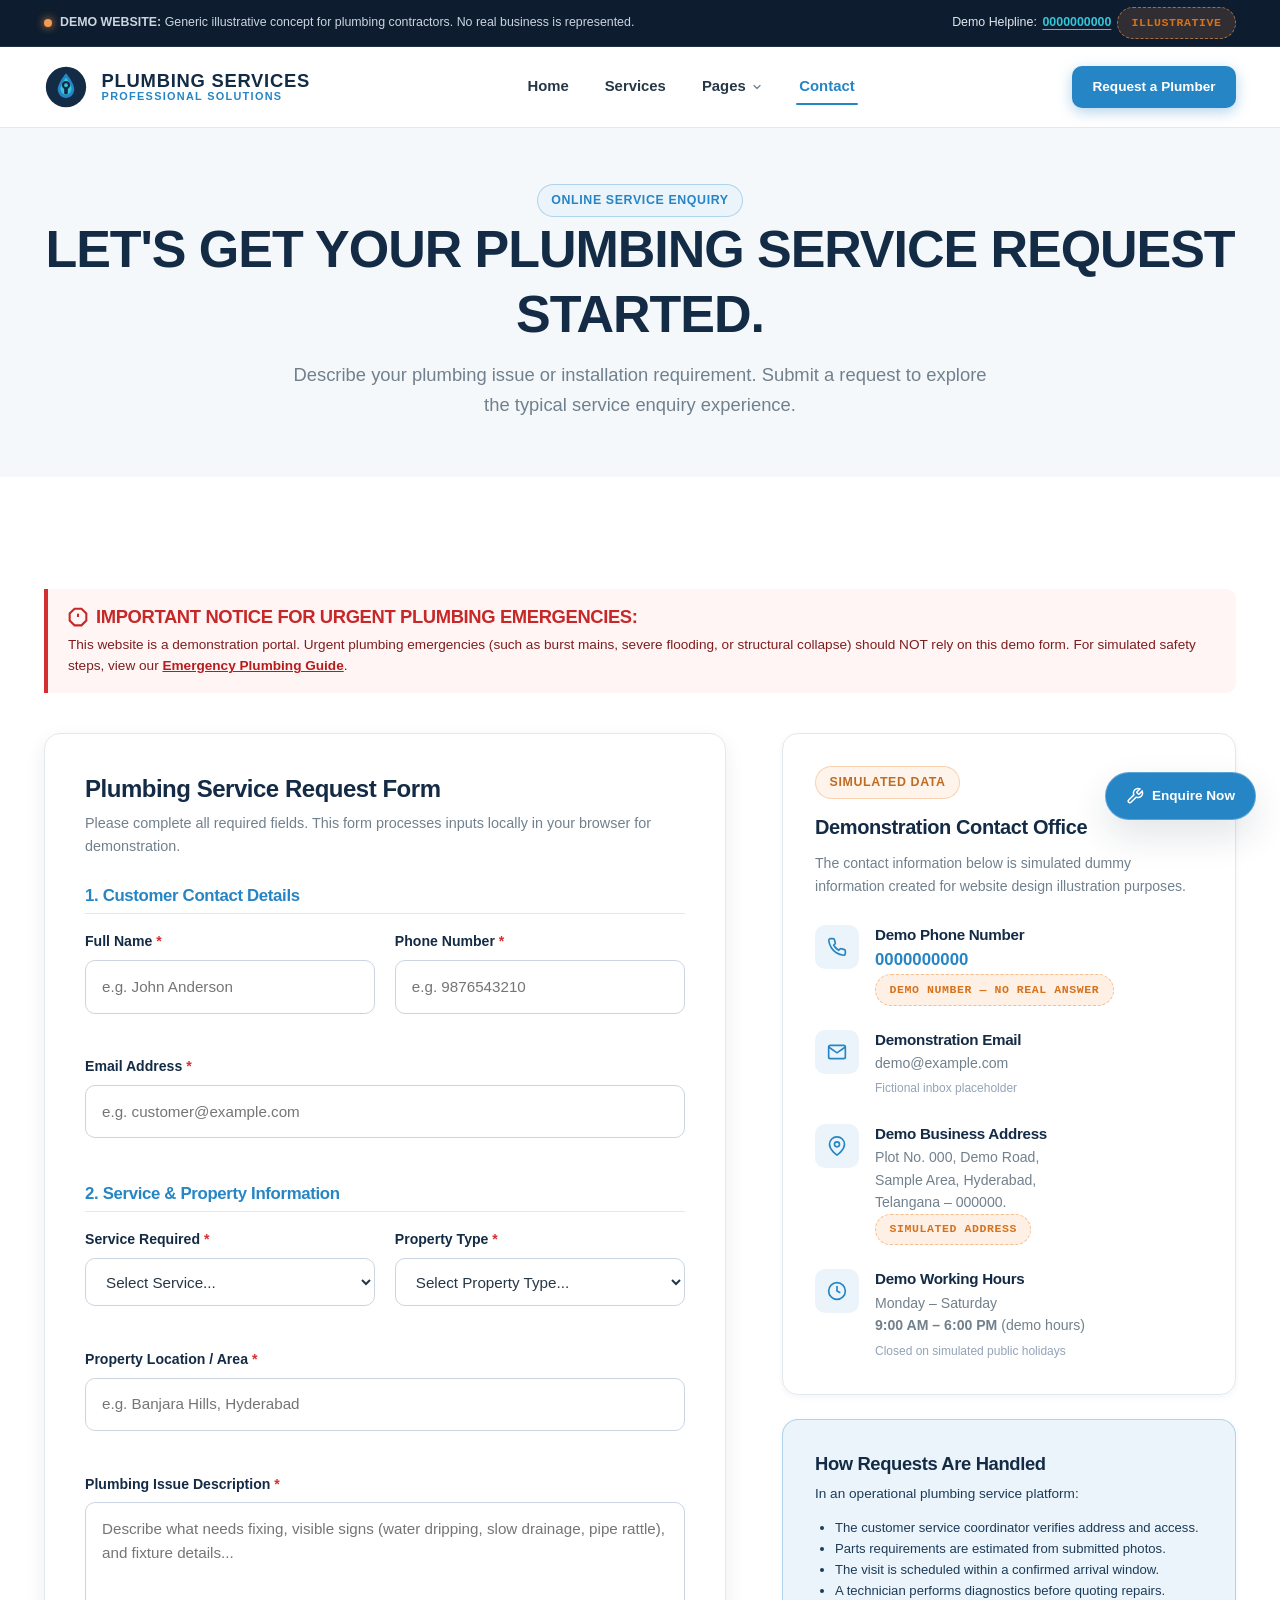
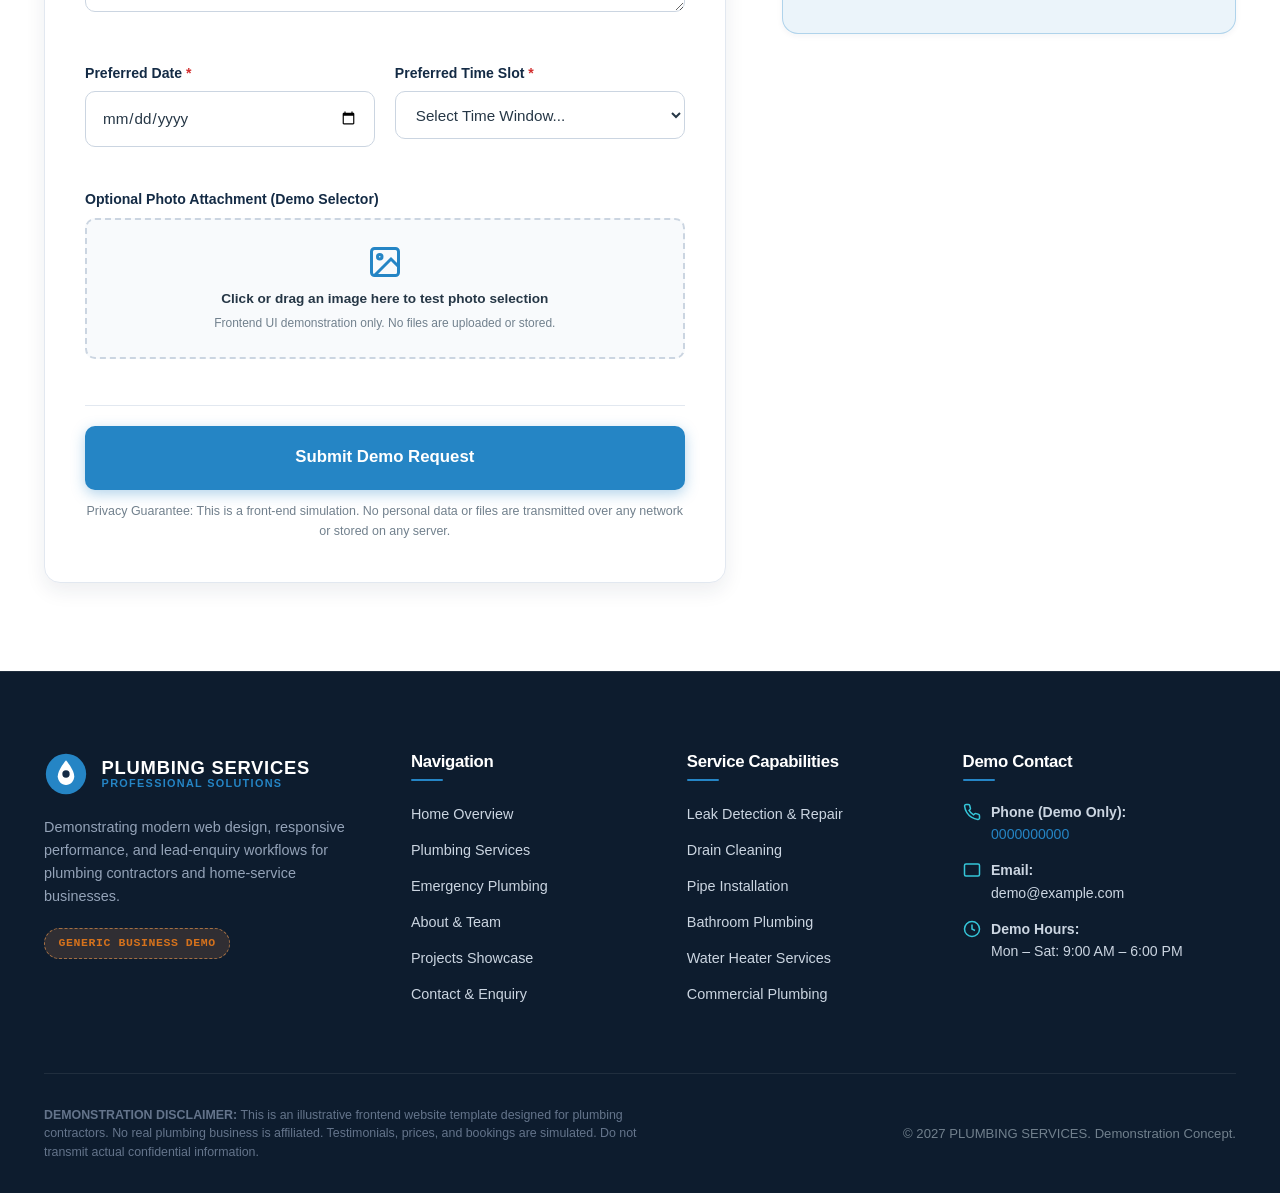
<file: contact.html>
<!DOCTYPE html>
<html lang="en">
<head>
  <meta charset="UTF-8">
  <meta name="viewport" content="width=device-width, initial-scale=1.0">
  <title>Contact & Service Request — Plumbing Services Enquiry Demo</title>
  <meta name="description" content="Submit a simulated plumbing service enquiry for leak repairs, drain cleaning, or installations. Front-end demonstration form.">
  <meta name="keywords" content="Plumbing Service Request, Contact Plumber, Plumbing Enquiry, Leak Repair Quote, Drain Cleaning Booking">
  
  <meta property="og:title" content="Plumbing Services — Contact &amp; Service Request">
  <meta property="og:description" content="Structured plumbing service enquiry demonstration form with real-time front-end validation.">
  <meta property="og:type" content="website">

  <link rel="stylesheet" href="css/style.css">
</head>
<body>

  <!-- Top Demo Advisory Banner -->
  <aside class="demo-banner-top" aria-label="Demo Notice">
    <div class="container">
      <div class="demo-banner-text">
        <span class="demo-dot" aria-hidden="true"></span>
        <span><strong>DEMO WEBSITE:</strong> Generic illustrative concept for plumbing contractors. No real business is represented.</span>
      </div>
      <div class="demo-phone-badge">
        <span>Demo Helpline:</span>
        <a href="tel:0000000000">0000000000</a>
        <span class="badge badge-demo">Illustrative</span>
      </div>
    </div>
  </aside>

  <!-- Global Navigation -->
  <header class="site-header">
    <div class="container header-inner">
      <a href="index.html" class="brand-logo" aria-label="Plumbing Services Home">
        <svg class="logo-symbol" viewBox="0 0 48 48" fill="none" xmlns="http://www.w3.org/2000/svg" aria-hidden="true">
          <circle cx="24" cy="24" r="22" fill="#142B45" />
          <path d="M24 9C24 9 15 19.5 15 26.5C15 31.7 19.03 36 24 36C28.97 36 33 31.7 33 26.5C33 19.5 24 9 24 9Z" fill="#2585C5"/>
          <path d="M24 14C24 14 18 21.5 18 26C18 29.5 20.69 32.5 24 32.5C27.31 32.5 30 29.5 30 26C30 21.5 24 14 24 14Z" fill="#35C6D9"/>
          <rect x="22" y="23" width="4" height="9" rx="1.5" fill="#142B45"/>
          <circle cx="24" cy="22" r="4.5" fill="#142B45"/>
          <circle cx="24" cy="22" r="2" fill="#35C6D9"/>
        </svg>
        <div class="brand-text">
          <span class="brand-name">PLUMBING SERVICES</span>
          <span class="brand-sub">Professional Solutions</span>
        </div>
      </a>

      <nav class="nav-links" aria-label="Main Navigation">
        <a href="index.html" class="nav-link">Home</a>
        <a href="services.html" class="nav-link">Services</a>
        
        <div class="nav-dropdown">
          <button class="nav-link nav-dropdown-btn" type="button" aria-expanded="false" aria-haspopup="true">
            <span>Pages</span>
            <svg class="dropdown-chevron" width="12" height="12" viewBox="0 0 24 24" fill="none" stroke="currentColor" stroke-width="2.5" stroke-linecap="round" stroke-linejoin="round" aria-hidden="true">
              <polyline points="6 9 12 15 18 9"></polyline>
            </svg>
          </button>
          <div class="dropdown-menu" role="menu">
            <a href="about.html" class="dropdown-item" role="menuitem">
              <div class="dropdown-item-icon">
                <svg width="16" height="16" viewBox="0 0 24 24" fill="none" stroke="currentColor" stroke-width="2"><path d="M20 21v-2a4 4 0 0 0-4-4H8a4 4 0 0 0-4 4v2"></path><circle cx="12" cy="7" r="4"></circle></svg>
              </div>
              <div class="dropdown-item-content">
                <span class="dropdown-item-title">About Us</span>
                <span class="dropdown-item-desc">Our approach, principles &amp; team</span>
              </div>
            </a>
            <a href="projects.html" class="dropdown-item" role="menuitem">
              <div class="dropdown-item-icon">
                <svg width="16" height="16" viewBox="0 0 24 24" fill="none" stroke="currentColor" stroke-width="2"><rect x="3" y="3" width="18" height="18" rx="2"></rect><circle cx="8.5" cy="8.5" r="1.5"></circle><polyline points="21 15 16 10 5 21"></polyline></svg>
              </div>
              <div class="dropdown-item-content">
                <span class="dropdown-item-title">Our Work</span>
                <span class="dropdown-item-desc">Project showcase &amp; gallery</span>
              </div>
            </a>
            <a href="emergency.html" class="dropdown-item dropdown-item-emergency" role="menuitem">
              <div class="dropdown-item-icon">
                <svg width="16" height="16" viewBox="0 0 24 24" fill="none" stroke="currentColor" stroke-width="2"><path d="M10.29 3.86L1.82 18a2 2 0 0 0 1.71 3h16.94a2 2 0 0 0 1.71-3L13.71 3.86a2 2 0 0 0-3.42 0z"></path><line x1="12" y1="9" x2="12" y2="13"></line><line x1="12" y1="17" x2="12.01" y2="17"></line></svg>
              </div>
              <div class="dropdown-item-content">
                <span class="dropdown-item-title">Emergency Plumbing</span>
                <span class="dropdown-item-desc">Urgent issues &amp; safety guide</span>
              </div>
            </a>
          </div>
        </div>

        <a href="contact.html" class="nav-link">Contact</a>
      </nav>

      <div class="header-actions">
        <a href="contact.html" class="btn btn-primary btn-sm">Request a Plumber</a>
        <button class="hamburger-btn" aria-label="Toggle navigation menu" aria-expanded="false">
          <span class="hamburger-bar"></span>
          <span class="hamburger-bar"></span>
          <span class="hamburger-bar"></span>
        </button>
      </div>
    </div>
  </header>

  <main>
    <!-- Page Header -->
    <section class="section section-sm section-bg">
      <div class="container text-center reveal">
        <span class="badge badge-blue">Online Service Enquiry</span>
        <h1>LET'S GET YOUR PLUMBING SERVICE REQUEST STARTED.</h1>
        <p class="lead" style="max-width: 720px; margin: 0.8rem auto 0;">
          Describe your plumbing issue or installation requirement. Submit a request to explore the typical service enquiry experience.
        </p>
      </div>
    </section>

    <!-- Main Form & Contact Information Layout -->
    <section class="section">
      <div class="container">
        
        <!-- Emergency Advisory Banner -->
        <div class="disclaimer-card reveal" style="border-left-color: #D32F2F; background-color: #FFF5F5; margin-bottom: 2.5rem;">
          <h4 style="color: #C62828; margin-bottom: 0.35rem; display: flex; align-items: center; gap: 0.5rem;">
            <svg width="20" height="20" viewBox="0 0 24 24" fill="none" stroke="currentColor" stroke-width="2.5"><polygon points="7.86 2 16.14 2 22 7.86 22 16.14 16.14 22 7.86 22 2 16.14 2 7.86 7.86 2"></polygon><line x1="12" y1="8" x2="12" y2="12"></line><line x1="12" y1="16" x2="12.01" y2="16"></line></svg>
            IMPORTANT NOTICE FOR URGENT PLUMBING EMERGENCIES:
          </h4>
          <p style="color: #7F1D1D;">
            This website is a demonstration portal. Urgent plumbing emergencies (such as burst mains, severe flooding, or structural collapse) should NOT rely on this demo form. For simulated safety steps, view our <a href="emergency.html" style="text-decoration: underline; font-weight: 700; color: #B71C1C;">Emergency Plumbing Guide</a>.
          </p>
        </div>

        <div class="contact-layout">
          
          <!-- Left: Service Request Form -->
          <div class="form-card reveal">
            <h2 style="font-size: 1.5rem; margin-bottom: 0.5rem;">Plumbing Service Request Form</h2>
            <p style="font-size: 0.9rem; margin-bottom: 1.75rem;">
              Please complete all required fields. This form processes inputs locally in your browser for demonstration.
            </p>

            <form id="service-request-form" novalidate>
              
              <!-- Customer Details Section -->
              <h3 style="font-size: 1.05rem; margin-bottom: 1rem; color: var(--plumbing-blue); border-bottom: 1px solid var(--gray-200); padding-bottom: 0.4rem;">
                1. Customer Contact Details
              </h3>

              <div class="form-group-grid">
                <div class="form-group">
                  <label for="full-name" class="form-label">Full Name <span class="required">*</span></label>
                  <input type="text" id="full-name" class="form-control" placeholder="e.g. John Anderson" required>
                  <div class="form-error-msg">Please enter your full name (minimum 2 characters).</div>
                </div>

                <div class="form-group">
                  <label for="phone-number" class="form-label">Phone Number <span class="required">*</span></label>
                  <input type="tel" id="phone-number" class="form-control" placeholder="e.g. 9876543210" required>
                  <div class="form-error-msg">Please enter a valid phone number.</div>
                </div>

                <div class="form-group full-width">
                  <label for="email-address" class="form-label">Email Address <span class="required">*</span></label>
                  <input type="email" id="email-address" class="form-control" placeholder="e.g. customer@example.com" required>
                  <div class="form-error-msg">Please enter a valid email address.</div>
                </div>
              </div>

              <!-- Service Details Section -->
              <h3 style="font-size: 1.05rem; margin: 1.5rem 0 1rem; color: var(--plumbing-blue); border-bottom: 1px solid var(--gray-200); padding-bottom: 0.4rem;">
                2. Service &amp; Property Information
              </h3>

              <div class="form-group-grid">
                <!-- Service Required -->
                <div class="form-group">
                  <label for="service-type" class="form-label">Service Required <span class="required">*</span></label>
                  <select id="service-type" class="form-control" required>
                    <option value="">Select Service...</option>
                    <option value="Leak Repair">Leak Repair</option>
                    <option value="Drain Cleaning">Drain Cleaning</option>
                    <option value="Pipe Repair">Pipe Repair</option>
                    <option value="Bathroom Plumbing">Bathroom Plumbing</option>
                    <option value="Kitchen Plumbing">Kitchen Plumbing</option>
                    <option value="Water Heater Services">Water Heater Services</option>
                    <option value="Commercial Plumbing">Commercial Plumbing</option>
                    <option value="Emergency Plumbing">Emergency Plumbing</option>
                    <option value="Other">Other</option>
                  </select>
                  <div class="form-error-msg">Please select a service category.</div>
                </div>

                <!-- Property Type -->
                <div class="form-group">
                  <label for="property-type" class="form-label">Property Type <span class="required">*</span></label>
                  <select id="property-type" class="form-control" required>
                    <option value="">Select Property Type...</option>
                    <option value="Apartment">Apartment</option>
                    <option value="Independent House">Independent House</option>
                    <option value="Villa">Villa</option>
                    <option value="Office">Office</option>
                    <option value="Shop">Shop</option>
                    <option value="Restaurant">Restaurant</option>
                    <option value="Other">Other</option>
                  </select>
                  <div class="form-error-msg">Please select your property type.</div>
                </div>

                <!-- Property Location -->
                <div class="form-group full-width">
                  <label for="property-location" class="form-label">Property Location / Area <span class="required">*</span></label>
                  <input type="text" id="property-location" class="form-control" placeholder="e.g. Banjara Hills, Hyderabad" required>
                  <div class="form-error-msg">Please specify the property area or landmark.</div>
                </div>

                <!-- Issue Description -->
                <div class="form-group full-width">
                  <label for="issue-description" class="form-label">Plumbing Issue Description <span class="required">*</span></label>
                  <textarea id="issue-description" class="form-control" placeholder="Describe what needs fixing, visible signs (water dripping, slow drainage, pipe rattle), and fixture details..." required></textarea>
                  <div class="form-error-msg">Please provide a brief description (at least 10 characters).</div>
                </div>

                <!-- Preferred Date & Time -->
                <div class="form-group">
                  <label for="preferred-date" class="form-label">Preferred Date <span class="required">*</span></label>
                  <input type="date" id="preferred-date" class="form-control" required>
                  <div class="form-error-msg">Please select a preferred visit date.</div>
                </div>

                <div class="form-group">
                  <label for="preferred-time" class="form-label">Preferred Time Slot <span class="required">*</span></label>
                  <select id="preferred-time" class="form-control" required>
                    <option value="">Select Time Window...</option>
                    <option value="Morning (9 AM - 12 PM)">Morning (9:00 AM – 12:00 PM)</option>
                    <option value="Afternoon (12 PM - 3 PM)">Afternoon (12:00 PM – 3:00 PM)</option>
                    <option value="Late Afternoon (3 PM - 6 PM)">Late Afternoon (3:00 PM – 6:00 PM)</option>
                  </select>
                  <div class="form-error-msg">Please choose a preferred time slot.</div>
                </div>

                <!-- Photo Attachment UI Simulator -->
                <div class="form-group full-width">
                  <label class="form-label">Optional Photo Attachment (Demo Selector)</label>
                  <div class="file-upload-zone" id="photo-dropzone">
                    <input type="file" id="photo-attachment" class="file-input-hidden" accept="image/*">
                    <svg class="file-upload-icon" viewBox="0 0 24 24" fill="none" stroke="currentColor" stroke-width="2">
                      <rect x="3" y="3" width="18" height="18" rx="2" ry="2"></rect>
                      <circle cx="8.5" cy="8.5" r="1.5"></circle>
                      <polyline points="21 15 16 10 5 21"></polyline>
                    </svg>
                    <div class="file-upload-text">Click or drag an image here to test photo selection</div>
                    <div class="file-upload-hint">Frontend UI demonstration only. No files are uploaded or stored.</div>
                  </div>

                  <div id="photo-preview-pill" class="file-preview-pill">
                    <div style="display: flex; align-items: center; gap: 0.5rem;">
                      <svg width="16" height="16" viewBox="0 0 24 24" fill="none" stroke="currentColor" stroke-width="2"><polyline points="20 6 9 17 4 12"></polyline></svg>
                      <span id="photo-file-name">filename.jpg</span>
                    </div>
                    <button id="remove-photo-btn" type="button" style="background: none; border: none; color: #D32F2F; cursor: pointer; font-size: 0.8rem; font-weight: bold;">Remove</button>
                  </div>
                </div>
              </div>

              <!-- Submit Action & Privacy Note -->
              <div style="margin-top: 1.5rem; padding-top: 1.25rem; border-top: 1px solid var(--gray-200);">
                <button type="submit" class="btn btn-primary btn-lg" style="width: 100%;">Submit Demo Request</button>
                <p style="font-size: 0.78rem; text-align: center; color: var(--secondary-text); margin-top: 0.75rem;">
                  Privacy Guarantee: This is a front-end simulation. No personal data or files are transmitted over any network or stored on any server.
                </p>
              </div>

            </form>
          </div>

          <!-- Right: Fictional Demonstration Contact Information -->
          <aside class="contact-info-panel reveal">
            
            <div class="info-card">
              <span class="badge badge-orange" style="margin-bottom: 1rem;">Simulated Data</span>
              <h3 style="font-size: 1.25rem; margin-bottom: 0.75rem;">Demonstration Contact Office</h3>
              <p style="font-size: 0.88rem; margin-bottom: 1.75rem;">
                The contact information below is simulated dummy information created for website design illustration purposes.
              </p>

              <!-- Phone -->
              <div class="info-item">
                <div class="info-icon-box" aria-hidden="true">
                  <svg width="20" height="20" viewBox="0 0 24 24" fill="none" stroke="currentColor" stroke-width="2"><path d="M22 16.92v3a2 2 0 0 1-2.18 2 19.79 19.79 0 0 1-8.63-3.07 19.5 19.5 0 0 1-6-6 19.79 19.79 0 0 1-3.07-8.67A2 2 0 0 1 4.11 2h3a2 2 0 0 1 2 1.72 12.84 12.84 0 0 0 .7 2.81 2 2 0 0 1-.45 2.11L8.09 9.91a16 16 0 0 0 6 6l1.27-1.27a2 2 0 0 1 2.11-.45 12.84 12.84 0 0 0 2.81.7A2 2 0 0 1 22 16.92z"></path></svg>
                </div>
                <div class="info-content">
                  <h4>Demo Phone Number</h4>
                  <p><a href="tel:0000000000" style="color: var(--plumbing-blue); font-weight: 700; font-size: 1.05rem;">0000000000</a></p>
                  <span class="badge badge-demo">Demo number — no real answer</span>
                </div>
              </div>

              <!-- Email -->
              <div class="info-item">
                <div class="info-icon-box" aria-hidden="true">
                  <svg width="20" height="20" viewBox="0 0 24 24" fill="none" stroke="currentColor" stroke-width="2"><path d="M4 4h16c1.1 0 2 .9 2 2v12c0 1.1-.9 2-2 2H4c-1.1 0-2-.9-2-2V6c0-1.1.9-2 2-2z"></path><polyline points="22,6 12,13 2,6"></polyline></svg>
                </div>
                <div class="info-content">
                  <h4>Demonstration Email</h4>
                  <p>demo@example.com</p>
                  <span style="font-size: 0.75rem; color: #94A3B8;">Fictional inbox placeholder</span>
                </div>
              </div>

              <!-- Address -->
              <div class="info-item">
                <div class="info-icon-box" aria-hidden="true">
                  <svg width="20" height="20" viewBox="0 0 24 24" fill="none" stroke="currentColor" stroke-width="2"><path d="M21 10c0 7-9 13-9 13s-9-6-9-13a9 9 0 0 1 18 0z"></path><circle cx="12" cy="10" r="3"></circle></svg>
                </div>
                <div class="info-content">
                  <h4>Demo Business Address</h4>
                  <p>
                    Plot No. 000, Demo Road,<br>
                    Sample Area, Hyderabad,<br>
                    Telangana – 000000.
                  </p>
                  <span class="badge badge-demo">Simulated address</span>
                </div>
              </div>

              <!-- Working Hours -->
              <div class="info-item">
                <div class="info-icon-box" aria-hidden="true">
                  <svg width="20" height="20" viewBox="0 0 24 24" fill="none" stroke="currentColor" stroke-width="2"><circle cx="12" cy="12" r="10"></circle><polyline points="12 6 12 12 16 14"></polyline></svg>
                </div>
                <div class="info-content">
                  <h4>Demo Working Hours</h4>
                  <p>Monday – Saturday<br><strong>9:00 AM – 6:00 PM</strong> (demo hours)</p>
                  <span style="font-size: 0.75rem; color: #94A3B8;">Closed on simulated public holidays</span>
                </div>
              </div>

            </div>

            <!-- Booking Process Card -->
            <div class="info-card" style="background-color: var(--navy-tint); border-color: rgba(37, 133, 197, 0.3);">
              <h4 style="color: var(--primary-navy); margin-bottom: 0.5rem;">How Requests Are Handled</h4>
              <p style="font-size: 0.85rem; color: var(--secondary-navy); margin-bottom: 0.75rem;">
                In an operational plumbing service platform:
              </p>
              <ul style="font-size: 0.82rem; color: var(--secondary-navy); line-height: 1.6; list-style: disc; padding-left: 1.25rem;">
                <li>The customer service coordinator verifies address and access.</li>
                <li>Parts requirements are estimated from submitted photos.</li>
                <li>The visit is scheduled within a confirmed arrival window.</li>
                <li>A technician performs diagnostics before quoting repairs.</li>
              </ul>
            </div>

          </aside>

        </div>
      </div>
    </section>
  </main>

  <!-- Demo Success Modal (Pure Vanilla JS) -->
  <div id="demo-success-modal" class="modal-backdrop" aria-hidden="true" role="dialog" aria-modal="true">
    <div class="success-dialog">
      <div class="success-icon-wrap">
        <svg width="36" height="36" viewBox="0 0 24 24" fill="none" stroke="currentColor" stroke-width="2.5"><polyline points="20 6 9 17 4 12"></polyline></svg>
      </div>
      
      <span class="badge badge-orange" style="margin-bottom: 0.75rem;">DEMO CONFIRMATION</span>
      
      <h3 style="font-size: 1.35rem; margin-bottom: 0.75rem; color: var(--primary-navy);">
        Service Request Form Validated!
      </h3>

      <div class="disclaimer-card" style="background-color: #FFF8E1; border-left-color: #F57F17; text-align: left; margin: 1rem 0;">
        <p style="color: #5D4037; font-weight: 700; font-size: 0.88rem; margin-bottom: 0.4rem;">
          DEMO SERVICE REQUEST — NO REAL SERVICE BOOKING HAS BEEN CREATED.
        </p>
        <p style="color: #6D4C41; font-size: 0.82rem;">
          Thank you, <span class="submitted-name" style="font-weight: bold;">Valued Customer</span>. All form fields have passed client-side validation successfully. This is a generic demonstration website; no technician has been scheduled and no data was saved or sent.
        </p>
      </div>

      <p style="font-size: 0.85rem; color: var(--secondary-text); margin-bottom: 1.5rem;">
        In a production deployment, this submission would trigger a webhook to your dispatch software or CRM, notifying both your field technicians and customer.
      </p>

      <button id="close-success-modal-btn" type="button" class="btn btn-primary" style="width: 100%;">
        Return to Website
      </button>
    </div>
  </div>

  <!-- Global Footer -->
  <footer class="site-footer">
    <div class="container">
      <div class="footer-grid">
        <div class="footer-col footer-brand">
          <a href="index.html" class="brand-logo" aria-label="Plumbing Services Home">
            <svg class="logo-symbol" viewBox="0 0 48 48" fill="none" xmlns="http://www.w3.org/2000/svg" aria-hidden="true">
              <circle cx="24" cy="24" r="22" fill="#2585C5" />
              <path d="M24 9C24 9 15 19.5 15 26.5C15 31.7 19.03 36 24 36C28.97 36 33 31.7 33 26.5C33 19.5 24 9 24 9Z" fill="#FFFFFF"/>
              <circle cx="24" cy="24" r="4" fill="#142B45"/>
            </svg>
            <div class="brand-text">
              <span class="brand-name">PLUMBING SERVICES</span>
              <span class="brand-sub">Professional Solutions</span>
            </div>
          </a>
          <p>
            Demonstrating modern web design, responsive performance, and lead-enquiry workflows for plumbing contractors and home-service businesses.
          </p>
          <span class="badge badge-demo">Generic Business Demo</span>
        </div>

        <div class="footer-col">
          <h4>Navigation</h4>
          <ul class="footer-links-list">
            <li><a href="index.html">Home Overview</a></li>
            <li><a href="services.html">Plumbing Services</a></li>
            <li><a href="emergency.html">Emergency Plumbing</a></li>
            <li><a href="about.html">About &amp; Team</a></li>
            <li><a href="projects.html">Projects Showcase</a></li>
            <li><a href="contact.html">Contact &amp; Enquiry</a></li>
          </ul>
        </div>

        <div class="footer-col">
          <h4>Service Capabilities</h4>
          <ul class="footer-links-list">
            <li><a href="services.html#leak-repair">Leak Detection &amp; Repair</a></li>
            <li><a href="services.html#drain-cleaning">Drain Cleaning</a></li>
            <li><a href="services.html#pipe-repair">Pipe Installation</a></li>
            <li><a href="services.html#bathroom-plumbing">Bathroom Plumbing</a></li>
            <li><a href="services.html#water-heater">Water Heater Services</a></li>
            <li><a href="services.html#commercial-plumbing">Commercial Plumbing</a></li>
          </ul>
        </div>

        <div class="footer-col">
          <h4>Demo Contact</h4>
          <div class="footer-contact-item">
            <svg class="footer-contact-icon" viewBox="0 0 24 24" fill="none" stroke="currentColor" stroke-width="2"><path d="M22 16.92v3a2 2 0 0 1-2.18 2 19.79 19.79 0 0 1-8.63-3.07 19.5 19.5 0 0 1-6-6 19.79 19.79 0 0 1-3.07-8.67A2 2 0 0 1 4.11 2h3a2 2 0 0 1 2 1.72 12.84 12.84 0 0 0 .7 2.81 2 2 0 0 1-.45 2.11L8.09 9.91a16 16 0 0 0 6 6l1.27-1.27a2 2 0 0 1 2.11-.45 12.84 12.84 0 0 0 2.81.7A2 2 0 0 1 22 16.92z"></path></svg>
            <div>
              <strong>Phone (Demo Only):</strong><br>
              <a href="tel:0000000000">0000000000</a>
            </div>
          </div>
          <div class="footer-contact-item">
            <svg class="footer-contact-icon" viewBox="0 0 24 24" fill="none" stroke="currentColor" stroke-width="2"><path d="M4 4h16c1.1 0 2 .9 2 2v12c0 1.1-.9 2-2 2H4c-1.1 0-2-.9-2-2V6c0-1.1.9-2 2-2z"></path></svg>
            <div>
              <strong>Email:</strong><br>
              <span>demo@example.com</span>
            </div>
          </div>
          <div class="footer-contact-item">
            <svg class="footer-contact-icon" viewBox="0 0 24 24" fill="none" stroke="currentColor" stroke-width="2"><circle cx="12" cy="12" r="10"></circle><polyline points="12 6 12 12 16 14"></polyline></svg>
            <div>
              <strong>Demo Hours:</strong><br>
              <span>Mon – Sat: 9:00 AM – 6:00 PM</span>
            </div>
          </div>
        </div>
      </div>

      <div class="footer-bottom">
        <div class="footer-bottom-disclaimer">
          <strong>DEMONSTRATION DISCLAIMER:</strong> This is an illustrative frontend website template designed for plumbing contractors. No real plumbing business is affiliated. Testimonials, prices, and bookings are simulated. Do not transmit actual confidential information.
        </div>
        <p>&copy; 2027 PLUMBING SERVICES. Demonstration Concept.</p>
      </div>
    </div>
  </footer>

  <!-- Floating Sticky Actions & Back-to-Top -->
  <aside class="floating-actions" aria-label="Quick Actions">
    <a href="contact.html" class="floating-enquire-btn">
      <svg width="18" height="18" viewBox="0 0 24 24" fill="none" stroke="currentColor" stroke-width="2"><path d="M14.7 6.3a1 1 0 0 0 0 1.4l1.6 1.6a1 1 0 0 0 1.4 0l3.77-3.77a6 6 0 0 1-7.94 7.94l-6.91 6.91a2.12 2.12 0 0 1-3-3l6.91-6.91a6 6 0 0 1 7.94-7.94l-3.76 3.76z"></path></svg>
      <span>Enquire Now</span>
    </a>
    <button class="back-to-top" aria-label="Back to top of page">
      <svg width="20" height="20" viewBox="0 0 24 24" fill="none" stroke="currentColor" stroke-width="2.5"><polyline points="18 15 12 9 6 15"></polyline></svg>
    </button>
  </aside>

  <script src="js/main.js"></script>
</body>
</html>
</file>
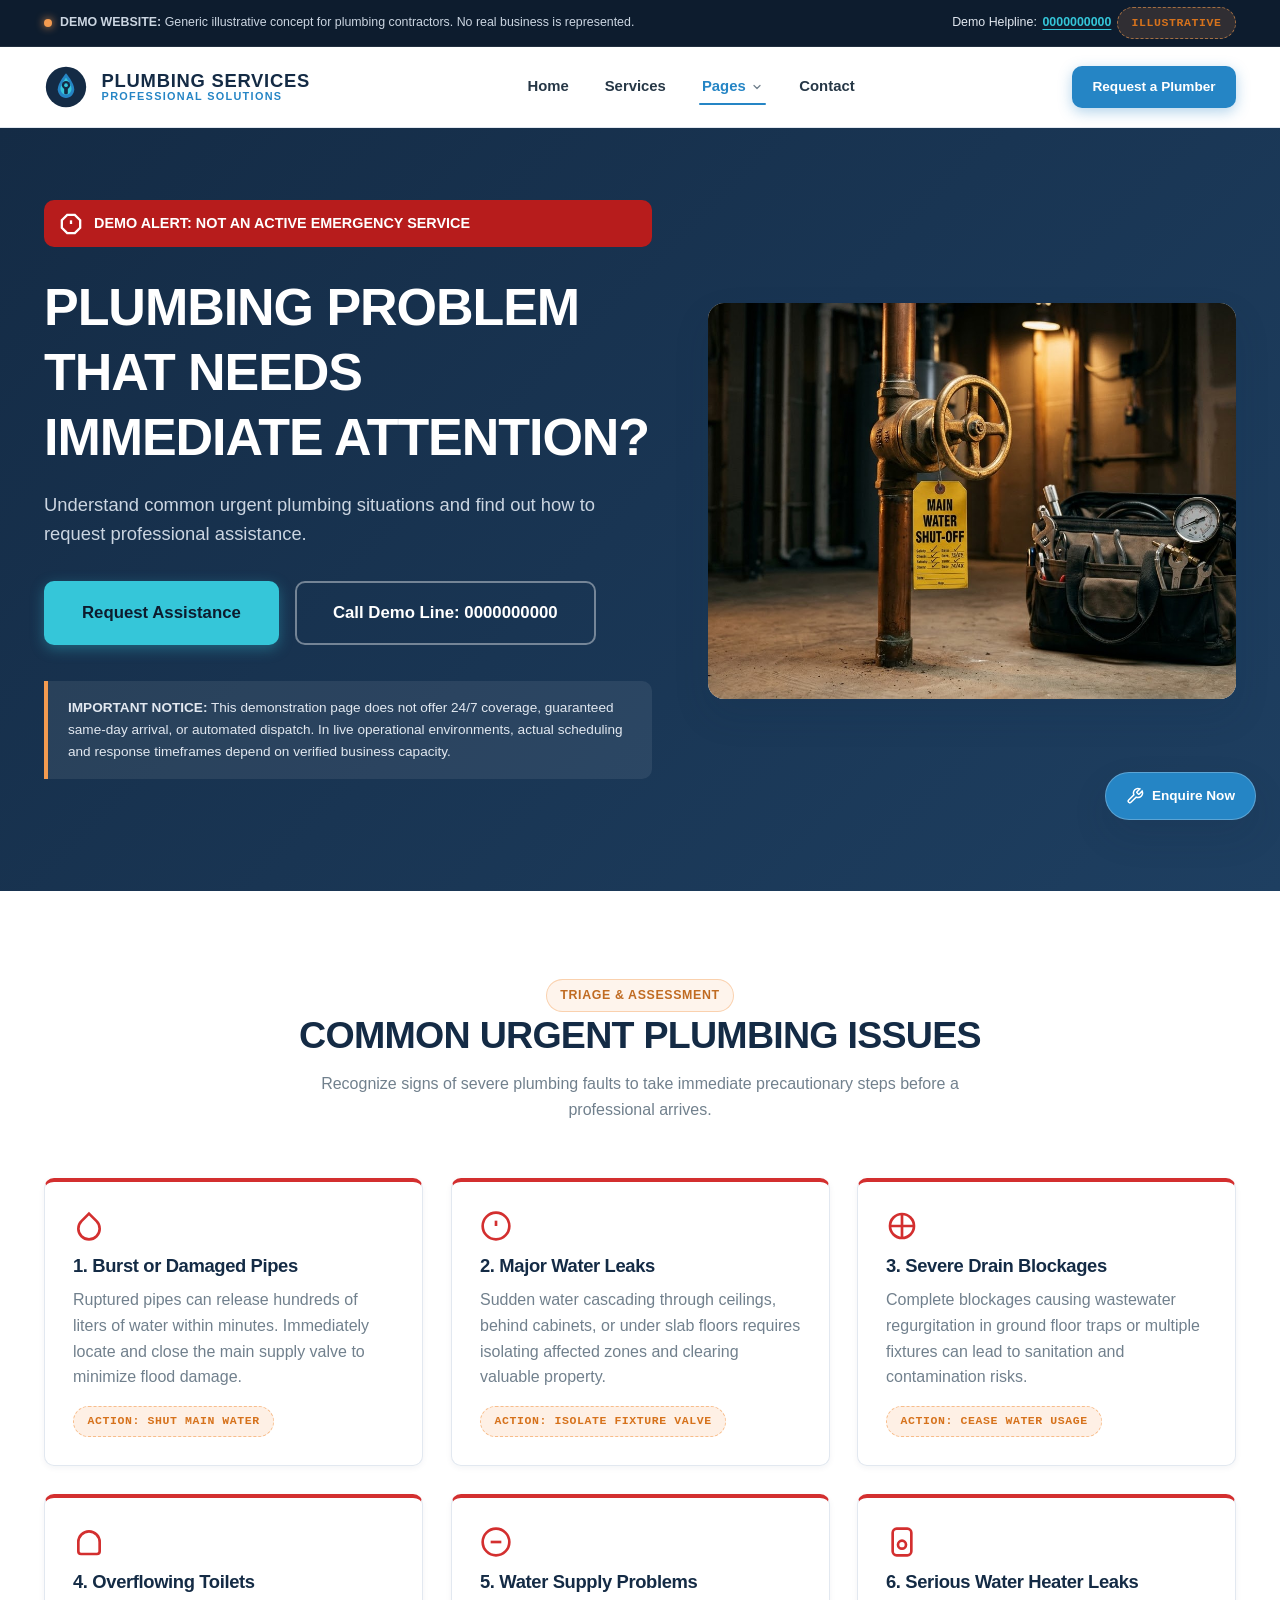
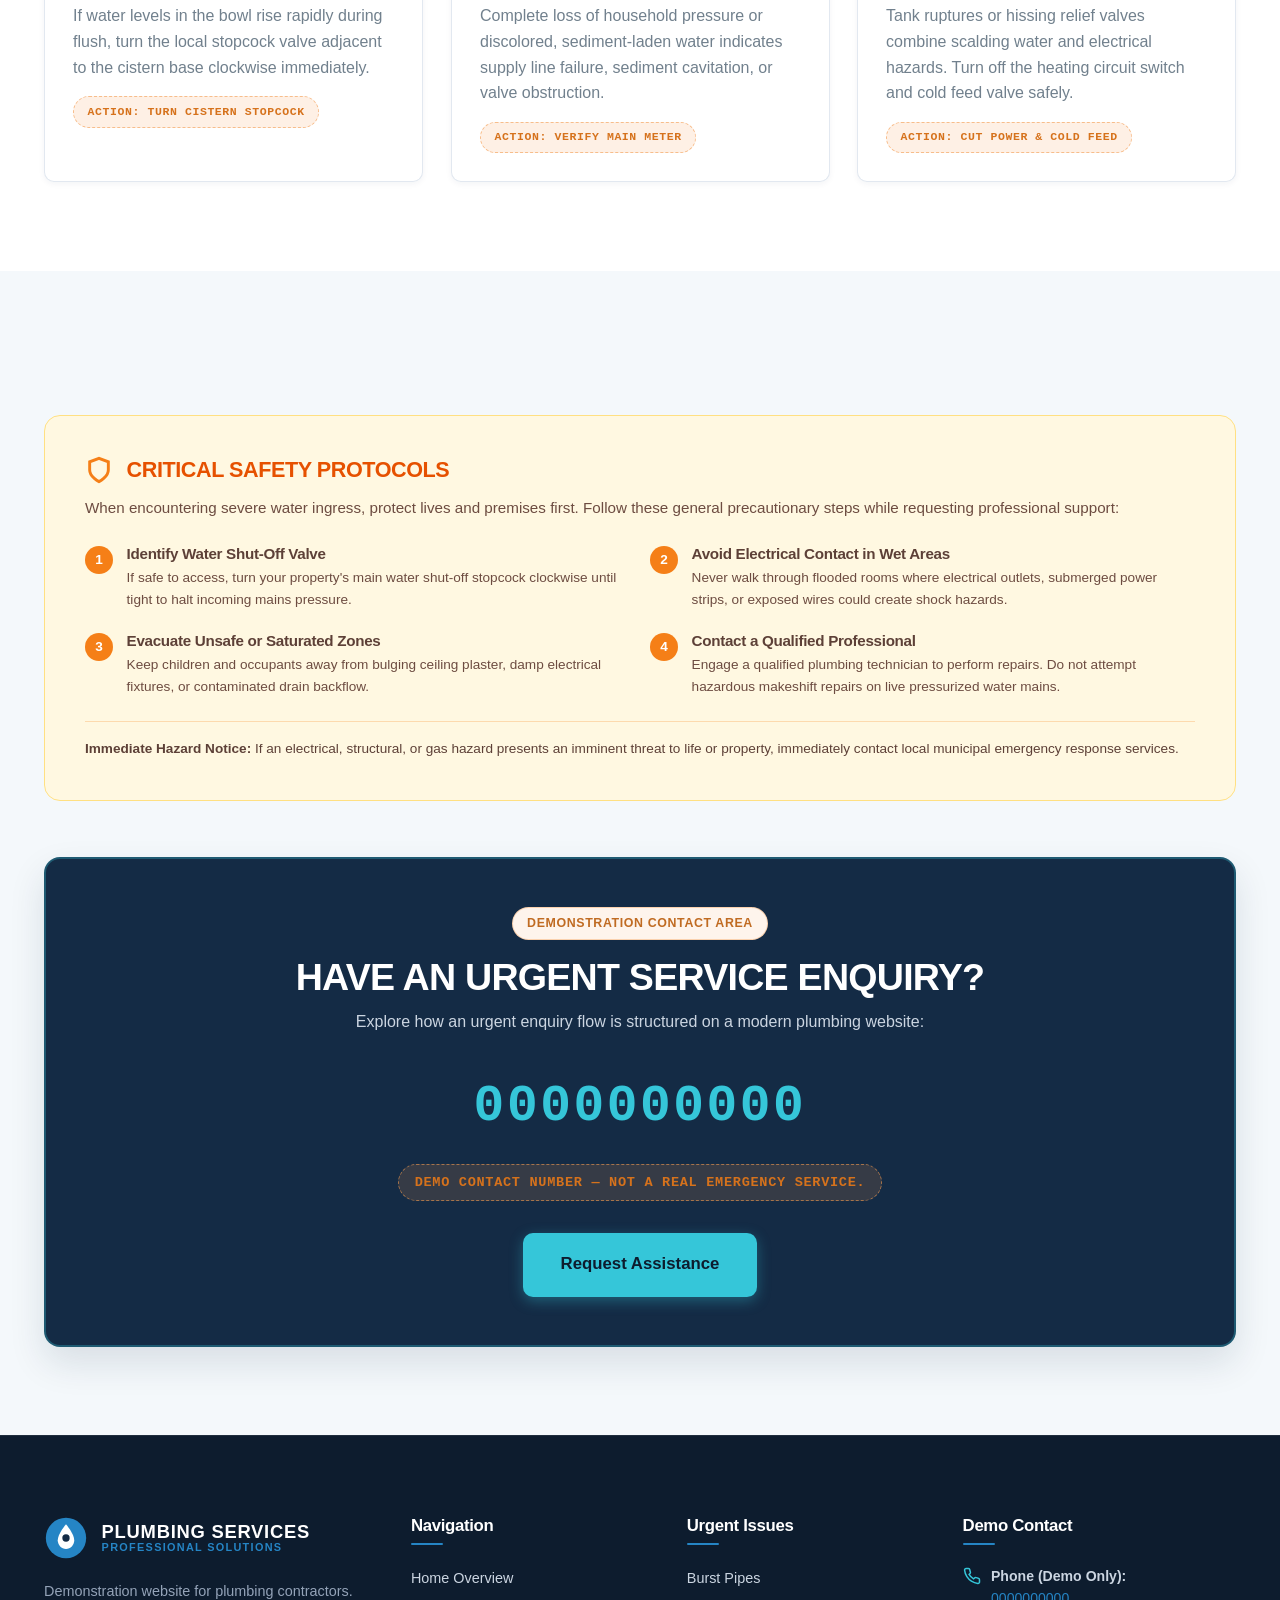
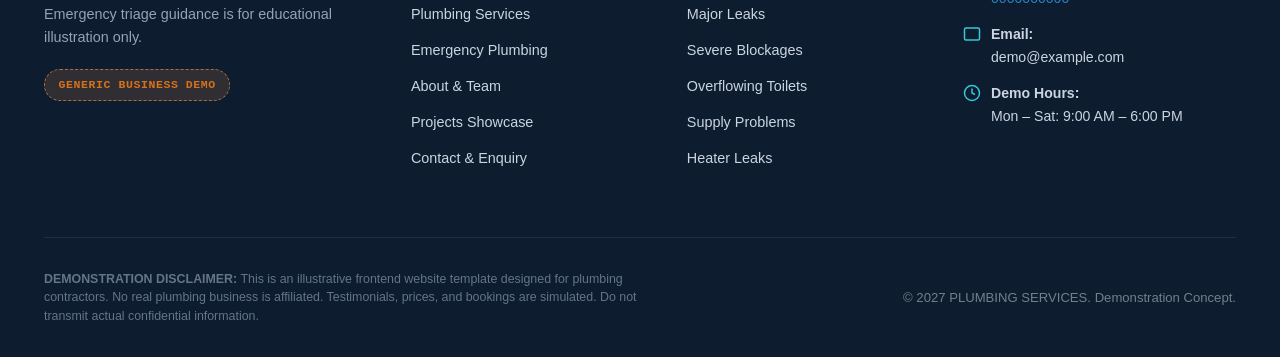
<file: emergency.html>
<!DOCTYPE html>
<html lang="en">
<head>
  <meta charset="UTF-8">
  <meta name="viewport" content="width=device-width, initial-scale=1.0">
  <title>Emergency Plumbing Guidance — Urgent Plumbing Issues & Safety Precautions</title>
  <meta name="description" content="Understand urgent plumbing situations like burst pipes, major leaks, overflowing toilets, and safety precautions. Generic demonstration website.">
  <meta name="keywords" content="Emergency Plumbing, Burst Pipe, Major Water Leak, Blocked Drain, Overflowing Toilet, Plumbing Safety">
  
  <meta property="og:title" content="Emergency Plumbing — Urgent Issues &amp; Guidance">
  <meta property="og:description" content="Recognizing urgent plumbing problems and essential safety precautions. Illustrative demo portal.">
  <meta property="og:type" content="website">

  <link rel="stylesheet" href="css/style.css">
</head>
<body>

  <!-- Top Demo Advisory Banner -->
  <aside class="demo-banner-top" aria-label="Demo Notice">
    <div class="container">
      <div class="demo-banner-text">
        <span class="demo-dot" aria-hidden="true"></span>
        <span><strong>DEMO WEBSITE:</strong> Generic illustrative concept for plumbing contractors. No real business is represented.</span>
      </div>
      <div class="demo-phone-badge">
        <span>Demo Helpline:</span>
        <a href="tel:0000000000">0000000000</a>
        <span class="badge badge-demo">Illustrative</span>
      </div>
    </div>
  </aside>

  <!-- Global Navigation -->
  <header class="site-header">
    <div class="container header-inner">
      <a href="index.html" class="brand-logo" aria-label="Plumbing Services Home">
        <svg class="logo-symbol" viewBox="0 0 48 48" fill="none" xmlns="http://www.w3.org/2000/svg" aria-hidden="true">
          <circle cx="24" cy="24" r="22" fill="#142B45" />
          <path d="M24 9C24 9 15 19.5 15 26.5C15 31.7 19.03 36 24 36C28.97 36 33 31.7 33 26.5C33 19.5 24 9 24 9Z" fill="#2585C5"/>
          <path d="M24 14C24 14 18 21.5 18 26C18 29.5 20.69 32.5 24 32.5C27.31 32.5 30 29.5 30 26C30 21.5 24 14 24 14Z" fill="#35C6D9"/>
          <rect x="22" y="23" width="4" height="9" rx="1.5" fill="#142B45"/>
          <circle cx="24" cy="22" r="4.5" fill="#142B45"/>
          <circle cx="24" cy="22" r="2" fill="#35C6D9"/>
        </svg>
        <div class="brand-text">
          <span class="brand-name">PLUMBING SERVICES</span>
          <span class="brand-sub">Professional Solutions</span>
        </div>
      </a>

      <nav class="nav-links" aria-label="Main Navigation">
        <a href="index.html" class="nav-link">Home</a>
        <a href="services.html" class="nav-link">Services</a>
        
        <div class="nav-dropdown">
          <button class="nav-link nav-dropdown-btn" type="button" aria-expanded="false" aria-haspopup="true">
            <span>Pages</span>
            <svg class="dropdown-chevron" width="12" height="12" viewBox="0 0 24 24" fill="none" stroke="currentColor" stroke-width="2.5" stroke-linecap="round" stroke-linejoin="round" aria-hidden="true">
              <polyline points="6 9 12 15 18 9"></polyline>
            </svg>
          </button>
          <div class="dropdown-menu" role="menu">
            <a href="about.html" class="dropdown-item" role="menuitem">
              <div class="dropdown-item-icon">
                <svg width="16" height="16" viewBox="0 0 24 24" fill="none" stroke="currentColor" stroke-width="2"><path d="M20 21v-2a4 4 0 0 0-4-4H8a4 4 0 0 0-4 4v2"></path><circle cx="12" cy="7" r="4"></circle></svg>
              </div>
              <div class="dropdown-item-content">
                <span class="dropdown-item-title">About Us</span>
                <span class="dropdown-item-desc">Our approach, principles &amp; team</span>
              </div>
            </a>
            <a href="projects.html" class="dropdown-item" role="menuitem">
              <div class="dropdown-item-icon">
                <svg width="16" height="16" viewBox="0 0 24 24" fill="none" stroke="currentColor" stroke-width="2"><rect x="3" y="3" width="18" height="18" rx="2"></rect><circle cx="8.5" cy="8.5" r="1.5"></circle><polyline points="21 15 16 10 5 21"></polyline></svg>
              </div>
              <div class="dropdown-item-content">
                <span class="dropdown-item-title">Our Work</span>
                <span class="dropdown-item-desc">Project showcase &amp; gallery</span>
              </div>
            </a>
            <a href="emergency.html" class="dropdown-item dropdown-item-emergency" role="menuitem">
              <div class="dropdown-item-icon">
                <svg width="16" height="16" viewBox="0 0 24 24" fill="none" stroke="currentColor" stroke-width="2"><path d="M10.29 3.86L1.82 18a2 2 0 0 0 1.71 3h16.94a2 2 0 0 0 1.71-3L13.71 3.86a2 2 0 0 0-3.42 0z"></path><line x1="12" y1="9" x2="12" y2="13"></line><line x1="12" y1="17" x2="12.01" y2="17"></line></svg>
              </div>
              <div class="dropdown-item-content">
                <span class="dropdown-item-title">Emergency Plumbing</span>
                <span class="dropdown-item-desc">Urgent issues &amp; safety guide</span>
              </div>
            </a>
          </div>
        </div>

        <a href="contact.html" class="nav-link">Contact</a>
      </nav>

      <div class="header-actions">
        <a href="contact.html" class="btn btn-primary btn-sm">Request a Plumber</a>
        <button class="hamburger-btn" aria-label="Toggle navigation menu" aria-expanded="false">
          <span class="hamburger-bar"></span>
          <span class="hamburger-bar"></span>
          <span class="hamburger-bar"></span>
        </button>
      </div>
    </div>
  </header>

  <main>
    <!-- Emergency Hero -->
    <section class="emergency-hero">
      <div class="container">
        <div class="hero-grid">
          <div class="reveal">
            <div class="emergency-alert-strip">
              <svg width="22" height="22" viewBox="0 0 24 24" fill="none" stroke="currentColor" stroke-width="2.5"><polygon points="7.86 2 16.14 2 22 7.86 22 16.14 16.14 22 7.86 22 2 16.14 2 7.86 7.86 2"></polygon><line x1="12" y1="8" x2="12" y2="12"></line><line x1="12" y1="16" x2="12.01" y2="16"></line></svg>
              <span>DEMO ALERT: NOT AN ACTIVE EMERGENCY SERVICE</span>
            </div>
            
            <h1 style="color: var(--white); margin-bottom: 1.25rem;">PLUMBING PROBLEM THAT NEEDS IMMEDIATE ATTENTION?</h1>
            <p style="font-size: 1.15rem; color: #CBD5E1; margin-bottom: 2rem;">
              Understand common urgent plumbing situations and find out how to request professional assistance.
            </p>

            <div class="hero-actions">
              <a href="contact.html?service=emergency" class="btn btn-cyan btn-lg">Request Assistance</a>
              <a href="tel:0000000000" class="btn btn-outline-white btn-lg">Call Demo Line: 0000000000</a>
            </div>

            <div class="disclaimer-card" style="background: rgba(255, 255, 255, 0.08); border-left-color: var(--accent-orange); margin-top: 2rem;">
              <p style="color: #E2E8F0;">
                <strong>IMPORTANT NOTICE:</strong> This demonstration page does not offer 24/7 coverage, guaranteed same-day arrival, or automated dispatch. In live operational environments, actual scheduling and response timeframes depend on verified business capacity.
              </p>
            </div>
          </div>

          <div class="reveal">
            <div class="card-img-wrap ratio-4-3" style="box-shadow: var(--shadow-lg);">
              <img src="images/emergency-plumbing.webp" 
                   alt="Emergency water shut-off valve and plumbing tools" 
                   loading="eager" 
                   width="1200" 
                   height="900">
            </div>
          </div>
        </div>
      </div>
    </section>

    <!-- Common Urgent Plumbing Issues (6 Visual Cards) -->
    <section class="section">
      <div class="container">
        <div class="section-header text-center reveal">
          <span class="badge badge-orange">Triage &amp; Assessment</span>
          <h2>COMMON URGENT PLUMBING ISSUES</h2>
          <p>Recognize signs of severe plumbing faults to take immediate precautionary steps before a professional arrives.</p>
        </div>

        <div class="urgent-issues-grid">
          <!-- Issue 1 -->
          <div class="urgent-card reveal">
            <div class="urgent-icon" aria-hidden="true">
              <svg width="32" height="32" viewBox="0 0 24 24" fill="none" stroke="currentColor" stroke-width="2"><path d="M12 2.69l5.66 5.66a8 8 0 1 1-11.31 0z"></path></svg>
            </div>
            <h3 style="margin-top: 0.75rem;">1. Burst or Damaged Pipes</h3>
            <p>Ruptured pipes can release hundreds of liters of water within minutes. Immediately locate and close the main supply valve to minimize flood damage.</p>
            <span class="badge badge-demo">Action: Shut Main Water</span>
          </div>

          <!-- Issue 2 -->
          <div class="urgent-card reveal">
            <div class="urgent-icon" aria-hidden="true">
              <svg width="32" height="32" viewBox="0 0 24 24" fill="none" stroke="currentColor" stroke-width="2"><circle cx="12" cy="12" r="10"></circle><line x1="12" y1="8" x2="12" y2="12"></line><line x1="12" y1="16" x2="12.01" y2="16"></line></svg>
            </div>
            <h3 style="margin-top: 0.75rem;">2. Major Water Leaks</h3>
            <p>Sudden water cascading through ceilings, behind cabinets, or under slab floors requires isolating affected zones and clearing valuable property.</p>
            <span class="badge badge-demo">Action: Isolate Fixture Valve</span>
          </div>

          <!-- Issue 3 -->
          <div class="urgent-card reveal">
            <div class="urgent-icon" aria-hidden="true">
              <svg width="32" height="32" viewBox="0 0 24 24" fill="none" stroke="currentColor" stroke-width="2"><circle cx="12" cy="12" r="9"></circle><path d="M12 3v18M3 12h18"></path></svg>
            </div>
            <h3 style="margin-top: 0.75rem;">3. Severe Drain Blockages</h3>
            <p>Complete blockages causing wastewater regurgitation in ground floor traps or multiple fixtures can lead to sanitation and contamination risks.</p>
            <span class="badge badge-demo">Action: Cease Water Usage</span>
          </div>

          <!-- Issue 4 -->
          <div class="urgent-card reveal">
            <div class="urgent-icon" aria-hidden="true">
              <svg width="32" height="32" viewBox="0 0 24 24" fill="none" stroke="currentColor" stroke-width="2"><path d="M4 12v7a2 2 0 0 0 2 2h12a2 2 0 0 0 2-2v-7M4 12a8 8 0 0 1 16 0"></path></svg>
            </div>
            <h3 style="margin-top: 0.75rem;">4. Overflowing Toilets</h3>
            <p>If water levels in the bowl rise rapidly during flush, turn the local stopcock valve adjacent to the cistern base clockwise immediately.</p>
            <span class="badge badge-demo">Action: Turn Cistern Stopcock</span>
          </div>

          <!-- Issue 5 -->
          <div class="urgent-card reveal">
            <div class="urgent-icon" aria-hidden="true">
              <svg width="32" height="32" viewBox="0 0 24 24" fill="none" stroke="currentColor" stroke-width="2"><circle cx="12" cy="12" r="10"></circle><path d="M8 12h8"></path></svg>
            </div>
            <h3 style="margin-top: 0.75rem;">5. Water Supply Problems</h3>
            <p>Complete loss of household pressure or discolored, sediment-laden water indicates supply line failure, sediment cavitation, or valve obstruction.</p>
            <span class="badge badge-demo">Action: Verify Main Meter</span>
          </div>

          <!-- Issue 6 -->
          <div class="urgent-card reveal">
            <div class="urgent-icon" aria-hidden="true">
              <svg width="32" height="32" viewBox="0 0 24 24" fill="none" stroke="currentColor" stroke-width="2"><rect x="5" y="2" width="14" height="20" rx="3"></rect><circle cx="12" cy="14" r="3"></circle></svg>
            </div>
            <h3 style="margin-top: 0.75rem;">6. Serious Water Heater Leaks</h3>
            <p>Tank ruptures or hissing relief valves combine scalding water and electrical hazards. Turn off the heating circuit switch and cold feed valve safely.</p>
            <span class="badge badge-demo">Action: Cut Power &amp; Cold Feed</span>
          </div>
        </div>
      </div>
    </section>

    <!-- Emergency Information Section (Safety Guidance) -->
    <section class="section section-bg">
      <div class="container">
        <div class="emergency-safety-guidance reveal">
          <div style="display: flex; align-items: center; gap: 0.85rem; margin-bottom: 0.75rem;">
            <svg width="28" height="28" viewBox="0 0 24 24" fill="none" stroke="#F57F17" stroke-width="2.5"><path d="M12 22s8-4 8-10V5l-8-3-8 3v7c0 6 8 10 8 10z"></path></svg>
            <h3 style="color: #E65100; margin: 0; font-size: 1.35rem;">CRITICAL SAFETY PROTOCOLS</h3>
          </div>
          <p style="color: #6D4C41; font-size: 0.95rem;">
            When encountering severe water ingress, protect lives and premises first. Follow these general precautionary steps while requesting professional support:
          </p>

          <div class="safety-steps-list">
            <div class="safety-step">
              <div class="safety-step-num">1</div>
              <div class="safety-step-content">
                <h4>Identify Water Shut-Off Valve</h4>
                <p>If safe to access, turn your property's main water shut-off stopcock clockwise until tight to halt incoming mains pressure.</p>
              </div>
            </div>

            <div class="safety-step">
              <div class="safety-step-num">2</div>
              <div class="safety-step-content">
                <h4>Avoid Electrical Contact in Wet Areas</h4>
                <p>Never walk through flooded rooms where electrical outlets, submerged power strips, or exposed wires could create shock hazards.</p>
              </div>
            </div>

            <div class="safety-step">
              <div class="safety-step-num">3</div>
              <div class="safety-step-content">
                <h4>Evacuate Unsafe or Saturated Zones</h4>
                <p>Keep children and occupants away from bulging ceiling plaster, damp electrical fixtures, or contaminated drain backflow.</p>
              </div>
            </div>

            <div class="safety-step">
              <div class="safety-step-num">4</div>
              <div class="safety-step-content">
                <h4>Contact a Qualified Professional</h4>
                <p>Engage a qualified plumbing technician to perform repairs. Do not attempt hazardous makeshift repairs on live pressurized water mains.</p>
              </div>
            </div>
          </div>

          <div style="margin-top: 1.5rem; padding-top: 1rem; border-top: 1px solid rgba(245, 127, 23, 0.25); font-size: 0.85rem; color: #5D4037;">
            <strong>Immediate Hazard Notice:</strong> If an electrical, structural, or gas hazard presents an imminent threat to life or property, immediately contact local municipal emergency response services.
          </div>
        </div>

        <!-- Emergency Contact Area -->
        <div class="emergency-contact-box reveal">
          <span class="badge badge-orange" style="margin-bottom: 0.85rem;">DEMONSTRATION CONTACT AREA</span>
          <h2 style="color: var(--white);">HAVE AN URGENT SERVICE ENQUIRY?</h2>
          <p style="color: #CBD5E1; max-width: 600px; margin: 0.5rem auto 1rem;">
            Explore how an urgent enquiry flow is structured on a modern plumbing website:
          </p>
          <div class="emergency-contact-phone">0000000000</div>
          <div>
            <span class="badge badge-demo" style="font-size: 0.85rem; padding: 0.4rem 1rem;">
              DEMO CONTACT NUMBER — NOT A REAL EMERGENCY SERVICE.
            </span>
          </div>
          <div style="margin-top: 2rem;">
            <a href="contact.html?service=emergency" class="btn btn-cyan btn-lg">Request Assistance</a>
          </div>
        </div>
      </div>
    </section>
  </main>

  <!-- Global Footer -->
  <footer class="site-footer">
    <div class="container">
      <div class="footer-grid">
        <div class="footer-col footer-brand">
          <a href="index.html" class="brand-logo" aria-label="Plumbing Services Home">
            <svg class="logo-symbol" viewBox="0 0 48 48" fill="none" xmlns="http://www.w3.org/2000/svg" aria-hidden="true">
              <circle cx="24" cy="24" r="22" fill="#2585C5" />
              <path d="M24 9C24 9 15 19.5 15 26.5C15 31.7 19.03 36 24 36C28.97 36 33 31.7 33 26.5C33 19.5 24 9 24 9Z" fill="#FFFFFF"/>
              <circle cx="24" cy="24" r="4" fill="#142B45"/>
            </svg>
            <div class="brand-text">
              <span class="brand-name">PLUMBING SERVICES</span>
              <span class="brand-sub">Professional Solutions</span>
            </div>
          </a>
          <p>
            Demonstration website for plumbing contractors. Emergency triage guidance is for educational illustration only.
          </p>
          <span class="badge badge-demo">Generic Business Demo</span>
        </div>

        <div class="footer-col">
          <h4>Navigation</h4>
          <ul class="footer-links-list">
            <li><a href="index.html">Home Overview</a></li>
            <li><a href="services.html">Plumbing Services</a></li>
            <li><a href="emergency.html">Emergency Plumbing</a></li>
            <li><a href="about.html">About &amp; Team</a></li>
            <li><a href="projects.html">Projects Showcase</a></li>
            <li><a href="contact.html">Contact &amp; Enquiry</a></li>
          </ul>
        </div>

        <div class="footer-col">
          <h4>Urgent Issues</h4>
          <ul class="footer-links-list">
            <li><a href="emergency.html">Burst Pipes</a></li>
            <li><a href="emergency.html">Major Leaks</a></li>
            <li><a href="emergency.html">Severe Blockages</a></li>
            <li><a href="emergency.html">Overflowing Toilets</a></li>
            <li><a href="emergency.html">Supply Problems</a></li>
            <li><a href="emergency.html">Heater Leaks</a></li>
          </ul>
        </div>

        <div class="footer-col">
          <h4>Demo Contact</h4>
          <div class="footer-contact-item">
            <svg class="footer-contact-icon" viewBox="0 0 24 24" fill="none" stroke="currentColor" stroke-width="2"><path d="M22 16.92v3a2 2 0 0 1-2.18 2 19.79 19.79 0 0 1-8.63-3.07 19.5 19.5 0 0 1-6-6 19.79 19.79 0 0 1-3.07-8.67A2 2 0 0 1 4.11 2h3a2 2 0 0 1 2 1.72 12.84 12.84 0 0 0 .7 2.81 2 2 0 0 1-.45 2.11L8.09 9.91a16 16 0 0 0 6 6l1.27-1.27a2 2 0 0 1 2.11-.45 12.84 12.84 0 0 0 2.81.7A2 2 0 0 1 22 16.92z"></path></svg>
            <div>
              <strong>Phone (Demo Only):</strong><br>
              <a href="tel:0000000000">0000000000</a>
            </div>
          </div>
          <div class="footer-contact-item">
            <svg class="footer-contact-icon" viewBox="0 0 24 24" fill="none" stroke="currentColor" stroke-width="2"><path d="M4 4h16c1.1 0 2 .9 2 2v12c0 1.1-.9 2-2 2H4c-1.1 0-2-.9-2-2V6c0-1.1.9-2 2-2z"></path></svg>
            <div>
              <strong>Email:</strong><br>
              <span>demo@example.com</span>
            </div>
          </div>
          <div class="footer-contact-item">
            <svg class="footer-contact-icon" viewBox="0 0 24 24" fill="none" stroke="currentColor" stroke-width="2"><circle cx="12" cy="12" r="10"></circle><polyline points="12 6 12 12 16 14"></polyline></svg>
            <div>
              <strong>Demo Hours:</strong><br>
              <span>Mon – Sat: 9:00 AM – 6:00 PM</span>
            </div>
          </div>
        </div>
      </div>

      <div class="footer-bottom">
        <div class="footer-bottom-disclaimer">
          <strong>DEMONSTRATION DISCLAIMER:</strong> This is an illustrative frontend website template designed for plumbing contractors. No real plumbing business is affiliated. Testimonials, prices, and bookings are simulated. Do not transmit actual confidential information.
        </div>
        <p>&copy; 2027 PLUMBING SERVICES. Demonstration Concept.</p>
      </div>
    </div>
  </footer>

  <!-- Floating Sticky Actions & Back-to-Top -->
  <aside class="floating-actions" aria-label="Quick Actions">
    <a href="contact.html" class="floating-enquire-btn">
      <svg width="18" height="18" viewBox="0 0 24 24" fill="none" stroke="currentColor" stroke-width="2"><path d="M14.7 6.3a1 1 0 0 0 0 1.4l1.6 1.6a1 1 0 0 0 1.4 0l3.77-3.77a6 6 0 0 1-7.94 7.94l-6.91 6.91a2.12 2.12 0 0 1-3-3l6.91-6.91a6 6 0 0 1 7.94-7.94l-3.76 3.76z"></path></svg>
      <span>Enquire Now</span>
    </a>
    <button class="back-to-top" aria-label="Back to top of page">
      <svg width="20" height="20" viewBox="0 0 24 24" fill="none" stroke="currentColor" stroke-width="2.5"><polyline points="18 15 12 9 6 15"></polyline></svg>
    </button>
  </aside>

  <script src="js/main.js"></script>
</body>
</html>
</file>
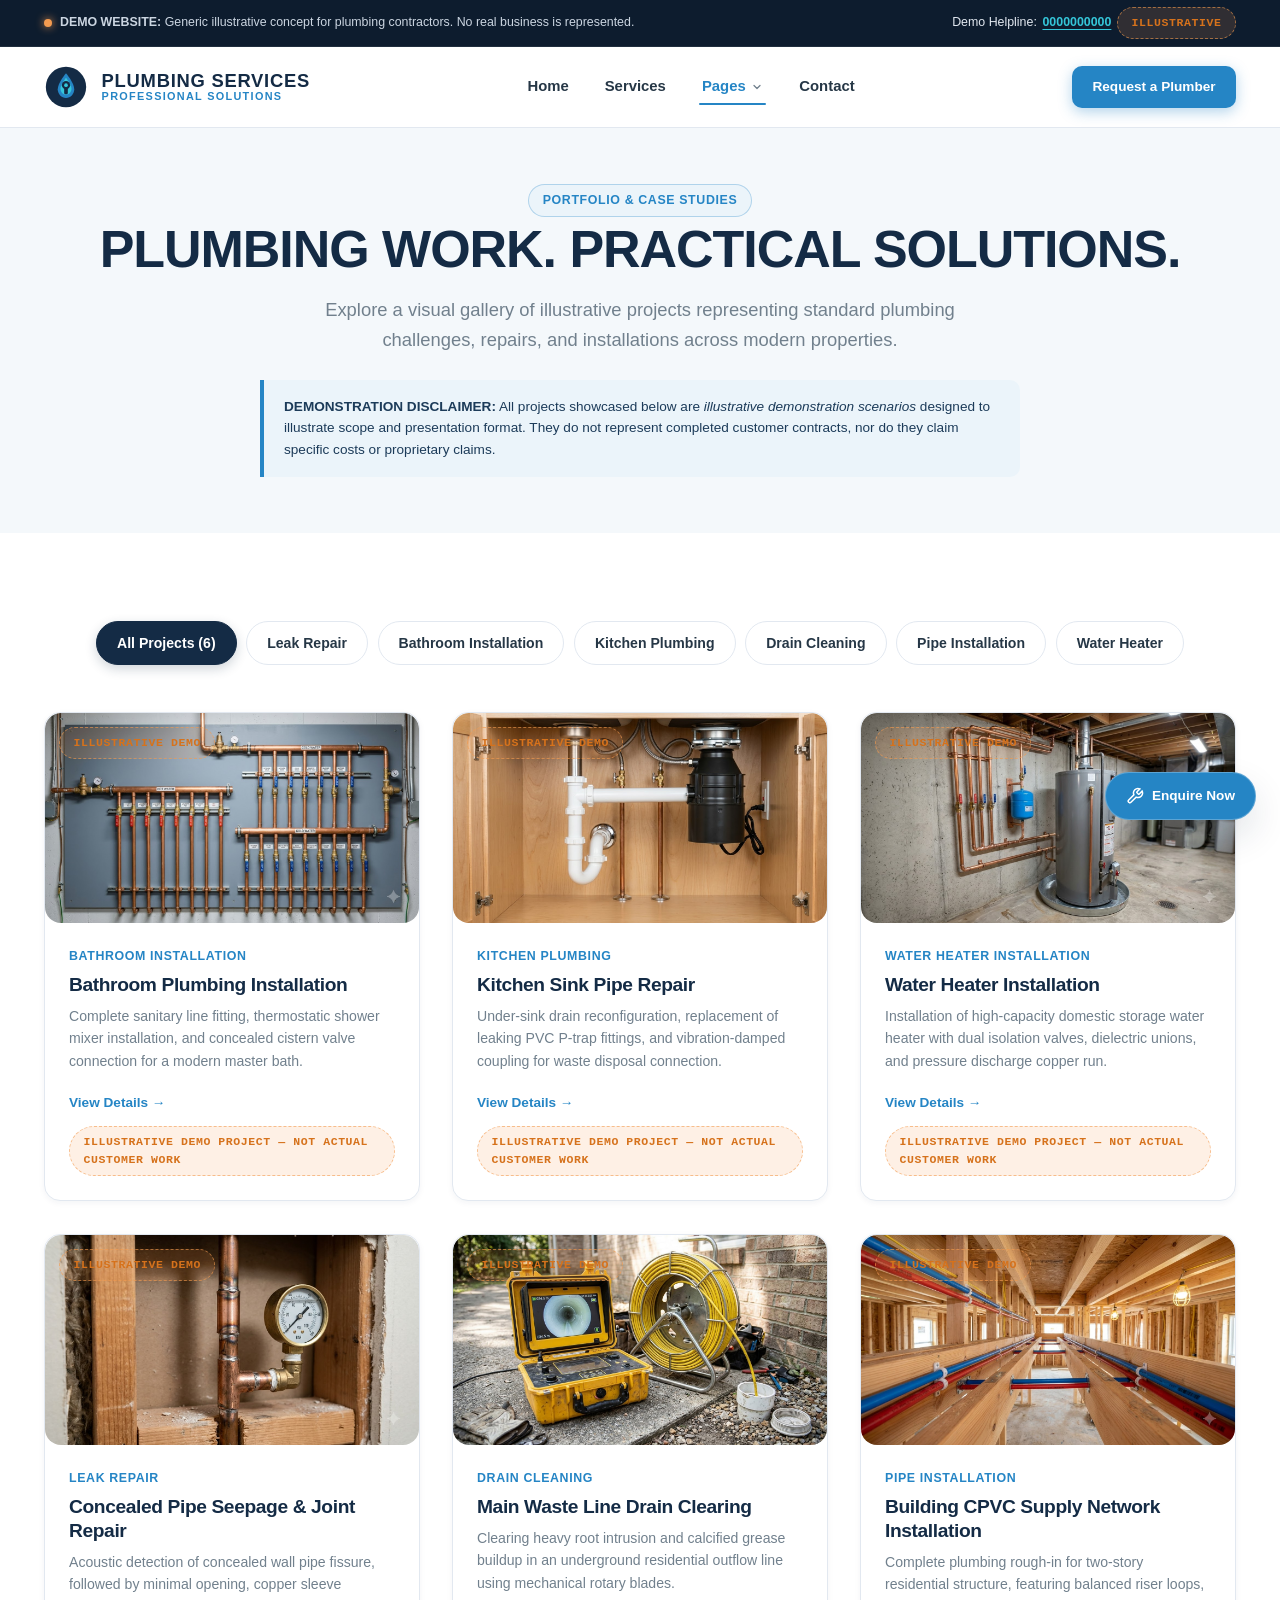
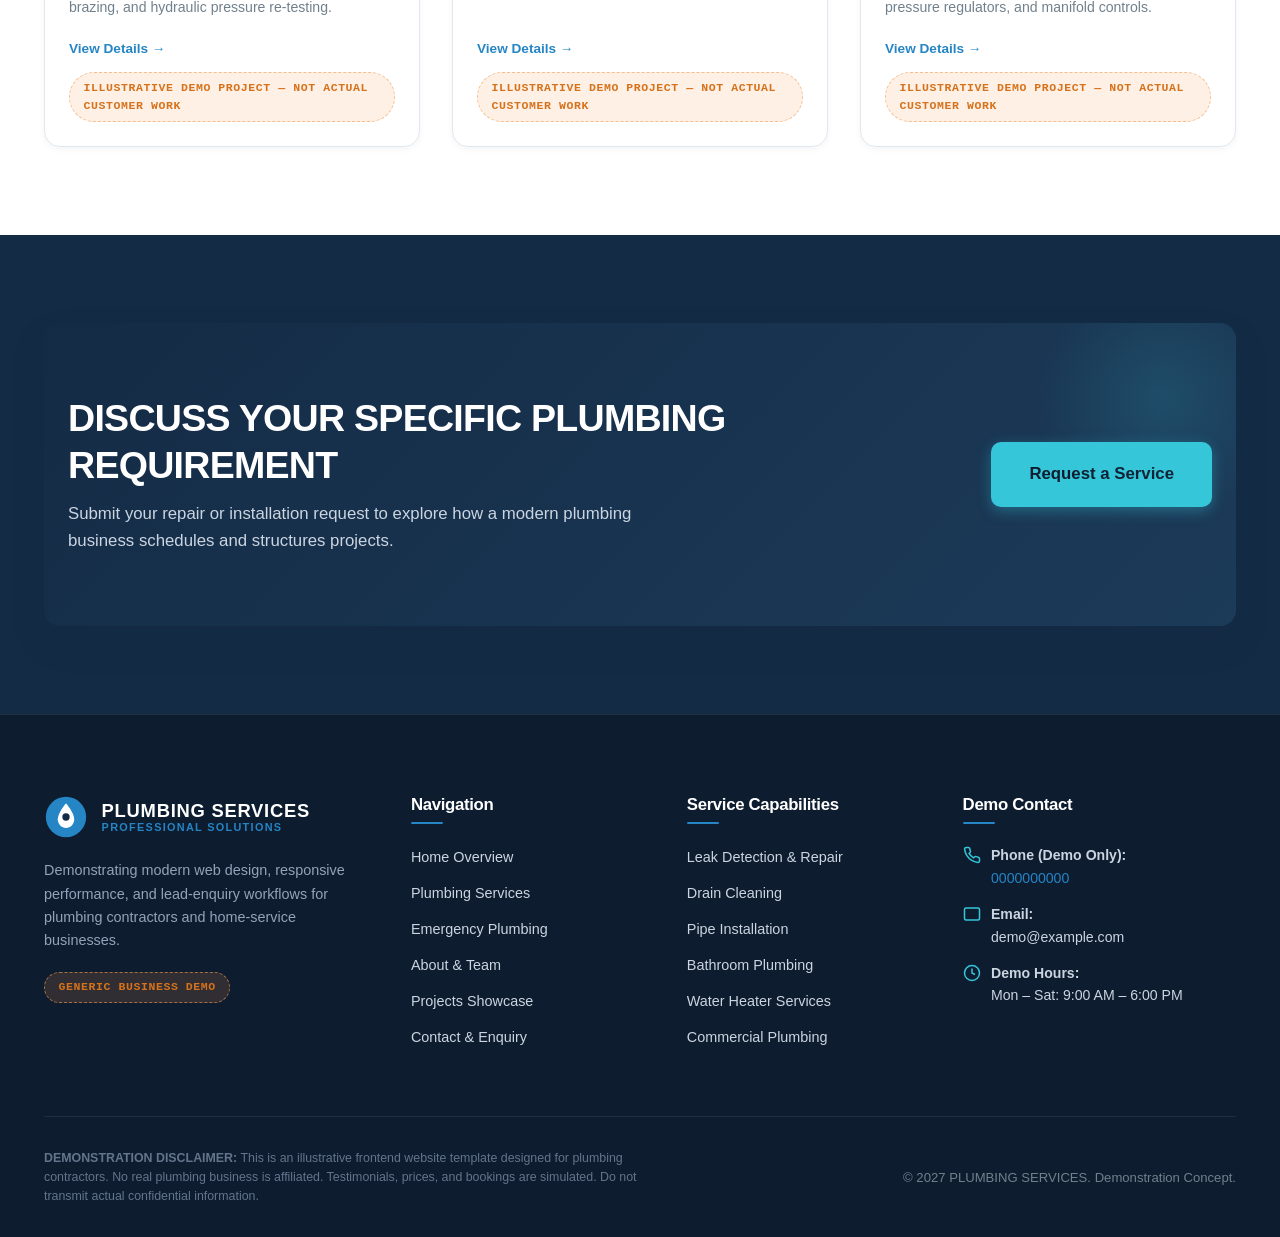
<file: projects.html>
<!DOCTYPE html>
<html lang="en">
<head>
  <meta charset="UTF-8">
  <meta name="viewport" content="width=device-width, initial-scale=1.0">
  <title>Plumbing Projects Showcase — Practical Solutions & Work Examples</title>
  <meta name="description" content="Explore illustrative project showcases of leak repairs, bathroom installations, kitchen plumbing, and drainage clearing. Generic demonstration portfolio.">
  <meta name="keywords" content="Plumbing Projects, Plumbing Work, Leak Repair Showcase, Bathroom Installation, Pipe Installation, Water Heater Project">
  
  <meta property="og:title" content="Plumbing Projects Showcase — Practical Solutions">
  <meta property="og:description" content="Explore illustrative plumbing project showcases with interactive filtering and lightbox modal view.">
  <meta property="og:type" content="website">

  <link rel="stylesheet" href="css/style.css">
</head>
<body>

  <!-- Top Demo Advisory Banner -->
  <aside class="demo-banner-top" aria-label="Demo Notice">
    <div class="container">
      <div class="demo-banner-text">
        <span class="demo-dot" aria-hidden="true"></span>
        <span><strong>DEMO WEBSITE:</strong> Generic illustrative concept for plumbing contractors. No real business is represented.</span>
      </div>
      <div class="demo-phone-badge">
        <span>Demo Helpline:</span>
        <a href="tel:0000000000">0000000000</a>
        <span class="badge badge-demo">Illustrative</span>
      </div>
    </div>
  </aside>

  <!-- Global Navigation -->
  <header class="site-header">
    <div class="container header-inner">
      <a href="index.html" class="brand-logo" aria-label="Plumbing Services Home">
        <svg class="logo-symbol" viewBox="0 0 48 48" fill="none" xmlns="http://www.w3.org/2000/svg" aria-hidden="true">
          <circle cx="24" cy="24" r="22" fill="#142B45" />
          <path d="M24 9C24 9 15 19.5 15 26.5C15 31.7 19.03 36 24 36C28.97 36 33 31.7 33 26.5C33 19.5 24 9 24 9Z" fill="#2585C5"/>
          <path d="M24 14C24 14 18 21.5 18 26C18 29.5 20.69 32.5 24 32.5C27.31 32.5 30 29.5 30 26C30 21.5 24 14 24 14Z" fill="#35C6D9"/>
          <rect x="22" y="23" width="4" height="9" rx="1.5" fill="#142B45"/>
          <circle cx="24" cy="22" r="4.5" fill="#142B45"/>
          <circle cx="24" cy="22" r="2" fill="#35C6D9"/>
        </svg>
        <div class="brand-text">
          <span class="brand-name">PLUMBING SERVICES</span>
          <span class="brand-sub">Professional Solutions</span>
        </div>
      </a>

      <nav class="nav-links" aria-label="Main Navigation">
        <a href="index.html" class="nav-link">Home</a>
        <a href="services.html" class="nav-link">Services</a>
        
        <div class="nav-dropdown">
          <button class="nav-link nav-dropdown-btn" type="button" aria-expanded="false" aria-haspopup="true">
            <span>Pages</span>
            <svg class="dropdown-chevron" width="12" height="12" viewBox="0 0 24 24" fill="none" stroke="currentColor" stroke-width="2.5" stroke-linecap="round" stroke-linejoin="round" aria-hidden="true">
              <polyline points="6 9 12 15 18 9"></polyline>
            </svg>
          </button>
          <div class="dropdown-menu" role="menu">
            <a href="about.html" class="dropdown-item" role="menuitem">
              <div class="dropdown-item-icon">
                <svg width="16" height="16" viewBox="0 0 24 24" fill="none" stroke="currentColor" stroke-width="2"><path d="M20 21v-2a4 4 0 0 0-4-4H8a4 4 0 0 0-4 4v2"></path><circle cx="12" cy="7" r="4"></circle></svg>
              </div>
              <div class="dropdown-item-content">
                <span class="dropdown-item-title">About Us</span>
                <span class="dropdown-item-desc">Our approach, principles &amp; team</span>
              </div>
            </a>
            <a href="projects.html" class="dropdown-item" role="menuitem">
              <div class="dropdown-item-icon">
                <svg width="16" height="16" viewBox="0 0 24 24" fill="none" stroke="currentColor" stroke-width="2"><rect x="3" y="3" width="18" height="18" rx="2"></rect><circle cx="8.5" cy="8.5" r="1.5"></circle><polyline points="21 15 16 10 5 21"></polyline></svg>
              </div>
              <div class="dropdown-item-content">
                <span class="dropdown-item-title">Our Work</span>
                <span class="dropdown-item-desc">Project showcase &amp; gallery</span>
              </div>
            </a>
            <a href="emergency.html" class="dropdown-item dropdown-item-emergency" role="menuitem">
              <div class="dropdown-item-icon">
                <svg width="16" height="16" viewBox="0 0 24 24" fill="none" stroke="currentColor" stroke-width="2"><path d="M10.29 3.86L1.82 18a2 2 0 0 0 1.71 3h16.94a2 2 0 0 0 1.71-3L13.71 3.86a2 2 0 0 0-3.42 0z"></path><line x1="12" y1="9" x2="12" y2="13"></line><line x1="12" y1="17" x2="12.01" y2="17"></line></svg>
              </div>
              <div class="dropdown-item-content">
                <span class="dropdown-item-title">Emergency Plumbing</span>
                <span class="dropdown-item-desc">Urgent issues &amp; safety guide</span>
              </div>
            </a>
          </div>
        </div>

        <a href="contact.html" class="nav-link">Contact</a>
      </nav>

      <div class="header-actions">
        <a href="contact.html" class="btn btn-primary btn-sm">Request a Plumber</a>
        <button class="hamburger-btn" aria-label="Toggle navigation menu" aria-expanded="false">
          <span class="hamburger-bar"></span>
          <span class="hamburger-bar"></span>
          <span class="hamburger-bar"></span>
        </button>
      </div>
    </div>
  </header>

  <main>
    <!-- Page Header -->
    <section class="section section-sm section-bg">
      <div class="container text-center reveal">
        <span class="badge badge-blue">Portfolio &amp; Case Studies</span>
        <h1>PLUMBING WORK. PRACTICAL SOLUTIONS.</h1>
        <p class="lead" style="max-width: 720px; margin: 0.8rem auto 0;">
          Explore a visual gallery of illustrative projects representing standard plumbing challenges, repairs, and installations across modern properties.
        </p>

        <div class="disclaimer-card" style="max-width: 760px; margin: 1.5rem auto 0; text-align: left;">
          <p>
            <strong>DEMONSTRATION DISCLAIMER:</strong> All projects showcased below are <em>illustrative demonstration scenarios</em> designed to illustrate scope and presentation format. They do not represent completed customer contracts, nor do they claim specific costs or proprietary claims.
          </p>
        </div>
      </div>
    </section>

    <!-- Project Gallery & Interactive Filters -->
    <section class="section">
      <div class="container">
        
        <!-- Category Filter Buttons -->
        <div class="filter-bar reveal" role="tablist" aria-label="Project Categories">
          <button class="filter-btn active" data-filter="all" type="button">All Projects (6)</button>
          <button class="filter-btn" data-filter="leak-repair" type="button">Leak Repair</button>
          <button class="filter-btn" data-filter="bathroom" type="button">Bathroom Installation</button>
          <button class="filter-btn" data-filter="kitchen" type="button">Kitchen Plumbing</button>
          <button class="filter-btn" data-filter="drain" type="button">Drain Cleaning</button>
          <button class="filter-btn" data-filter="pipe" type="button">Pipe Installation</button>
          <button class="filter-btn" data-filter="water-heater" type="button">Water Heater</button>
        </div>

        <!-- Gallery Grid -->
        <div class="projects-grid">
          
          <!-- Project 1: Bathroom -->
          <article class="project-card reveal" 
                   data-category="bathroom" 
                   data-title="Bathroom Plumbing Installation" 
                   data-category-label="Bathroom Installation"
                   data-desc="Complete sanitary line fitting, thermostatic shower mixer installation, and concealed cistern valve connection for a modern master bath."
                   data-filename="plumbing-project-01.webp">
            <div class="project-media-wrap" style="cursor: pointer;">
              <span class="badge badge-demo project-badge-tag">Illustrative Demo</span>
              <div class="card-img-wrap ratio-16-9">
                <img src="images/plumbing-project-01.webp" alt="Bathroom Plumbing Installation" loading="lazy" width="800" height="450">
              </div>
            </div>
            <div class="project-card-body">
              <span class="project-category">Bathroom Installation</span>
              <h3>Bathroom Plumbing Installation</h3>
              <p>Complete sanitary line fitting, thermostatic shower mixer installation, and concealed cistern valve connection for a modern master bath.</p>
              <button type="button" class="project-btn-view" aria-label="View project details in lightbox">
                <span>View Details &rarr;</span>
              </button>
              <div style="margin-top: 0.75rem;">
                <span class="badge badge-demo">ILLUSTRATIVE DEMO PROJECT — NOT ACTUAL CUSTOMER WORK</span>
              </div>
            </div>
          </article>

          <!-- Project 2: Kitchen -->
          <article class="project-card reveal" 
                   data-category="kitchen" 
                   data-title="Kitchen Sink Pipe Repair" 
                   data-category-label="Kitchen Plumbing"
                   data-desc="Under-sink drain reconfiguration, replacement of leaking PVC P-trap fittings, and vibration-damped coupling for waste disposal connection."
                   data-filename="plumbing-project-02.webp">
            <div class="project-media-wrap" style="cursor: pointer;">
              <span class="badge badge-demo project-badge-tag">Illustrative Demo</span>
              <div class="card-img-wrap ratio-16-9">
                <img src="images/plumbing-project-02.webp" alt="Kitchen Sink Pipe Repair" loading="lazy" width="800" height="450">
              </div>
            </div>
            <div class="project-card-body">
              <span class="project-category">Kitchen Plumbing</span>
              <h3>Kitchen Sink Pipe Repair</h3>
              <p>Under-sink drain reconfiguration, replacement of leaking PVC P-trap fittings, and vibration-damped coupling for waste disposal connection.</p>
              <button type="button" class="project-btn-view" aria-label="View project details in lightbox">
                <span>View Details &rarr;</span>
              </button>
              <div style="margin-top: 0.75rem;">
                <span class="badge badge-demo">ILLUSTRATIVE DEMO PROJECT — NOT ACTUAL CUSTOMER WORK</span>
              </div>
            </div>
          </article>

          <!-- Project 3: Water Heater -->
          <article class="project-card reveal" 
                   data-category="water-heater" 
                   data-title="Water Heater Installation" 
                   data-category-label="Water Heater Installation"
                   data-desc="Installation of high-capacity domestic storage water heater with dual isolation valves, dielectric unions, and pressure discharge copper run."
                   data-filename="plumbing-project-03.webp">
            <div class="project-media-wrap" style="cursor: pointer;">
              <span class="badge badge-demo project-badge-tag">Illustrative Demo</span>
              <div class="card-img-wrap ratio-16-9">
                <img src="images/plumbing-project-03.webp" alt="Water Heater Installation" loading="lazy" width="800" height="450">
              </div>
            </div>
            <div class="project-card-body">
              <span class="project-category">Water Heater Installation</span>
              <h3>Water Heater Installation</h3>
              <p>Installation of high-capacity domestic storage water heater with dual isolation valves, dielectric unions, and pressure discharge copper run.</p>
              <button type="button" class="project-btn-view" aria-label="View project details in lightbox">
                <span>View Details &rarr;</span>
              </button>
              <div style="margin-top: 0.75rem;">
                <span class="badge badge-demo">ILLUSTRATIVE DEMO PROJECT — NOT ACTUAL CUSTOMER WORK</span>
              </div>
            </div>
          </article>

          <!-- Project 4: Leak Repair -->
          <article class="project-card reveal" 
                   data-category="leak-repair" 
                   data-title="Concealed Pipe Seepage & Joint Repair" 
                   data-category-label="Leak Repair"
                   data-desc="Acoustic detection of concealed wall pipe fissure, followed by minimal opening, copper sleeve brazing, and hydraulic pressure re-testing."
                   data-filename="plumbing-project-04.webp">
            <div class="project-media-wrap" style="cursor: pointer;">
              <span class="badge badge-demo project-badge-tag">Illustrative Demo</span>
              <div class="card-img-wrap ratio-16-9">
                <img src="images/plumbing-project-04.webp" alt="Concealed Pipe Seepage &amp; Joint Repair" loading="lazy" width="800" height="450">
              </div>
            </div>
            <div class="project-card-body">
              <span class="project-category">Leak Repair</span>
              <h3>Concealed Pipe Seepage &amp; Joint Repair</h3>
              <p>Acoustic detection of concealed wall pipe fissure, followed by minimal opening, copper sleeve brazing, and hydraulic pressure re-testing.</p>
              <button type="button" class="project-btn-view" aria-label="View project details in lightbox">
                <span>View Details &rarr;</span>
              </button>
              <div style="margin-top: 0.75rem;">
                <span class="badge badge-demo">ILLUSTRATIVE DEMO PROJECT — NOT ACTUAL CUSTOMER WORK</span>
              </div>
            </div>
          </article>

          <!-- Project 5: Drain Cleaning -->
          <article class="project-card reveal" 
                   data-category="drain" 
                   data-title="Main Waste Line Drain Clearing" 
                   data-category-label="Drain Cleaning"
                   data-desc="Clearing heavy root intrusion and calcified grease buildup in an underground residential outflow line using mechanical rotary blades."
                   data-filename="plumbing-project-05.webp">
            <div class="project-media-wrap" style="cursor: pointer;">
              <span class="badge badge-demo project-badge-tag">Illustrative Demo</span>
              <div class="card-img-wrap ratio-16-9">
                <img src="images/plumbing-project-05.webp" alt="Main Waste Line Drain Clearing" loading="lazy" width="800" height="450">
              </div>
            </div>
            <div class="project-card-body">
              <span class="project-category">Drain Cleaning</span>
              <h3>Main Waste Line Drain Clearing</h3>
              <p>Clearing heavy root intrusion and calcified grease buildup in an underground residential outflow line using mechanical rotary blades.</p>
              <button type="button" class="project-btn-view" aria-label="View project details in lightbox">
                <span>View Details &rarr;</span>
              </button>
              <div style="margin-top: 0.75rem;">
                <span class="badge badge-demo">ILLUSTRATIVE DEMO PROJECT — NOT ACTUAL CUSTOMER WORK</span>
              </div>
            </div>
          </article>

          <!-- Project 6: Pipe Installation -->
          <article class="project-card reveal" 
                   data-category="pipe" 
                   data-title="Building CPVC Supply Network Installation" 
                   data-category-label="Pipe Installation"
                   data-desc="Complete plumbing rough-in for two-story residential structure, featuring balanced riser loops, pressure regulators, and manifold controls."
                   data-filename="plumbing-project-06.webp">
            <div class="project-media-wrap" style="cursor: pointer;">
              <span class="badge badge-demo project-badge-tag">Illustrative Demo</span>
              <div class="card-img-wrap ratio-16-9">
                <img src="images/plumbing-project-06.webp" alt="Building CPVC Supply Network Installation" loading="lazy" width="800" height="450">
              </div>
            </div>
            <div class="project-card-body">
              <span class="project-category">Pipe Installation</span>
              <h3>Building CPVC Supply Network Installation</h3>
              <p>Complete plumbing rough-in for two-story residential structure, featuring balanced riser loops, pressure regulators, and manifold controls.</p>
              <button type="button" class="project-btn-view" aria-label="View project details in lightbox">
                <span>View Details &rarr;</span>
              </button>
              <div style="margin-top: 0.75rem;">
                <span class="badge badge-demo">ILLUSTRATIVE DEMO PROJECT — NOT ACTUAL CUSTOMER WORK</span>
              </div>
            </div>
          </article>

        </div>
      </div>
    </section>

    <!-- Bottom CTA Strip -->
    <section class="section section-navy">
      <div class="container">
        <div class="cta-banner-strip">
          <div class="container">
            <div class="cta-banner-inner">
              <div class="cta-text-side">
                <h2>DISCUSS YOUR SPECIFIC PLUMBING REQUIREMENT</h2>
                <p>Submit your repair or installation request to explore how a modern plumbing business schedules and structures projects.</p>
              </div>
              <div class="cta-actions-side">
                <a href="contact.html" class="btn btn-cyan btn-lg">Request a Service</a>
              </div>
            </div>
          </div>
        </div>
      </div>
    </section>
  </main>

  <!-- Image Lightbox Modal Component (Pure Vanilla JS) -->
  <div id="project-lightbox" class="modal-backdrop" aria-hidden="true" role="dialog" aria-modal="true">
    <div class="lightbox-dialog">
      <div class="lightbox-header">
        <div>
          <span class="badge badge-cyan lightbox-category">Category</span>
          <span class="badge badge-demo" style="margin-left: 0.5rem;">Illustrative Demo Project</span>
        </div>
        <button class="lightbox-close-btn" type="button" aria-label="Close lightbox modal">&times;</button>
      </div>
      <div class="lightbox-body">
        <div class="lightbox-img-stage">
          <button class="lightbox-nav-btn lightbox-prev" type="button" aria-label="Previous project">&larr;</button>
          
          <img src="images/plumbing-project-01.webp" alt="Project preview" class="lightbox-img" width="1200" height="675">

          <button class="lightbox-nav-btn lightbox-next" type="button" aria-label="Next project">&rarr;</button>
        </div>

        <div class="lightbox-meta">
          <h3 class="lightbox-title">Project Title</h3>
          <p class="lightbox-desc">Project technical scope description goes here.</p>
          <p style="font-size: 0.78rem; color: #94A3B8; margin-top: 0.75rem;">
            <em>Tip: Use Left/Right Arrow keys to navigate, or press Escape to close.</em>
          </p>
        </div>
      </div>
    </div>
  </div>

  <!-- Global Footer -->
  <footer class="site-footer">
    <div class="container">
      <div class="footer-grid">
        <div class="footer-col footer-brand">
          <a href="index.html" class="brand-logo" aria-label="Plumbing Services Home">
            <svg class="logo-symbol" viewBox="0 0 48 48" fill="none" xmlns="http://www.w3.org/2000/svg" aria-hidden="true">
              <circle cx="24" cy="24" r="22" fill="#2585C5" />
              <path d="M24 9C24 9 15 19.5 15 26.5C15 31.7 19.03 36 24 36C28.97 36 33 31.7 33 26.5C33 19.5 24 9 24 9Z" fill="#FFFFFF"/>
              <circle cx="24" cy="24" r="4" fill="#142B45"/>
            </svg>
            <div class="brand-text">
              <span class="brand-name">PLUMBING SERVICES</span>
              <span class="brand-sub">Professional Solutions</span>
            </div>
          </a>
          <p>
            Demonstrating modern web design, responsive performance, and lead-enquiry workflows for plumbing contractors and home-service businesses.
          </p>
          <span class="badge badge-demo">Generic Business Demo</span>
        </div>

        <div class="footer-col">
          <h4>Navigation</h4>
          <ul class="footer-links-list">
            <li><a href="index.html">Home Overview</a></li>
            <li><a href="services.html">Plumbing Services</a></li>
            <li><a href="emergency.html">Emergency Plumbing</a></li>
            <li><a href="about.html">About &amp; Team</a></li>
            <li><a href="projects.html">Projects Showcase</a></li>
            <li><a href="contact.html">Contact &amp; Enquiry</a></li>
          </ul>
        </div>

        <div class="footer-col">
          <h4>Service Capabilities</h4>
          <ul class="footer-links-list">
            <li><a href="services.html#leak-repair">Leak Detection &amp; Repair</a></li>
            <li><a href="services.html#drain-cleaning">Drain Cleaning</a></li>
            <li><a href="services.html#pipe-repair">Pipe Installation</a></li>
            <li><a href="services.html#bathroom-plumbing">Bathroom Plumbing</a></li>
            <li><a href="services.html#water-heater">Water Heater Services</a></li>
            <li><a href="services.html#commercial-plumbing">Commercial Plumbing</a></li>
          </ul>
        </div>

        <div class="footer-col">
          <h4>Demo Contact</h4>
          <div class="footer-contact-item">
            <svg class="footer-contact-icon" viewBox="0 0 24 24" fill="none" stroke="currentColor" stroke-width="2"><path d="M22 16.92v3a2 2 0 0 1-2.18 2 19.79 19.79 0 0 1-8.63-3.07 19.5 19.5 0 0 1-6-6 19.79 19.79 0 0 1-3.07-8.67A2 2 0 0 1 4.11 2h3a2 2 0 0 1 2 1.72 12.84 12.84 0 0 0 .7 2.81 2 2 0 0 1-.45 2.11L8.09 9.91a16 16 0 0 0 6 6l1.27-1.27a2 2 0 0 1 2.11-.45 12.84 12.84 0 0 0 2.81.7A2 2 0 0 1 22 16.92z"></path></svg>
            <div>
              <strong>Phone (Demo Only):</strong><br>
              <a href="tel:0000000000">0000000000</a>
            </div>
          </div>
          <div class="footer-contact-item">
            <svg class="footer-contact-icon" viewBox="0 0 24 24" fill="none" stroke="currentColor" stroke-width="2"><path d="M4 4h16c1.1 0 2 .9 2 2v12c0 1.1-.9 2-2 2H4c-1.1 0-2-.9-2-2V6c0-1.1.9-2 2-2z"></path></svg>
            <div>
              <strong>Email:</strong><br>
              <span>demo@example.com</span>
            </div>
          </div>
          <div class="footer-contact-item">
            <svg class="footer-contact-icon" viewBox="0 0 24 24" fill="none" stroke="currentColor" stroke-width="2"><circle cx="12" cy="12" r="10"></circle><polyline points="12 6 12 12 16 14"></polyline></svg>
            <div>
              <strong>Demo Hours:</strong><br>
              <span>Mon – Sat: 9:00 AM – 6:00 PM</span>
            </div>
          </div>
        </div>
      </div>

      <div class="footer-bottom">
        <div class="footer-bottom-disclaimer">
          <strong>DEMONSTRATION DISCLAIMER:</strong> This is an illustrative frontend website template designed for plumbing contractors. No real plumbing business is affiliated. Testimonials, prices, and bookings are simulated. Do not transmit actual confidential information.
        </div>
        <p>&copy; 2027 PLUMBING SERVICES. Demonstration Concept.</p>
      </div>
    </div>
  </footer>

  <!-- Floating Sticky Actions & Back-to-Top -->
  <aside class="floating-actions" aria-label="Quick Actions">
    <a href="contact.html" class="floating-enquire-btn">
      <svg width="18" height="18" viewBox="0 0 24 24" fill="none" stroke="currentColor" stroke-width="2"><path d="M14.7 6.3a1 1 0 0 0 0 1.4l1.6 1.6a1 1 0 0 0 1.4 0l3.77-3.77a6 6 0 0 1-7.94 7.94l-6.91 6.91a2.12 2.12 0 0 1-3-3l6.91-6.91a6 6 0 0 1 7.94-7.94l-3.76 3.76z"></path></svg>
      <span>Enquire Now</span>
    </a>
    <button class="back-to-top" aria-label="Back to top of page">
      <svg width="20" height="20" viewBox="0 0 24 24" fill="none" stroke="currentColor" stroke-width="2.5"><polyline points="18 15 12 9 6 15"></polyline></svg>
    </button>
  </aside>

  <script src="js/main.js"></script>
</body>
</html>
</file>
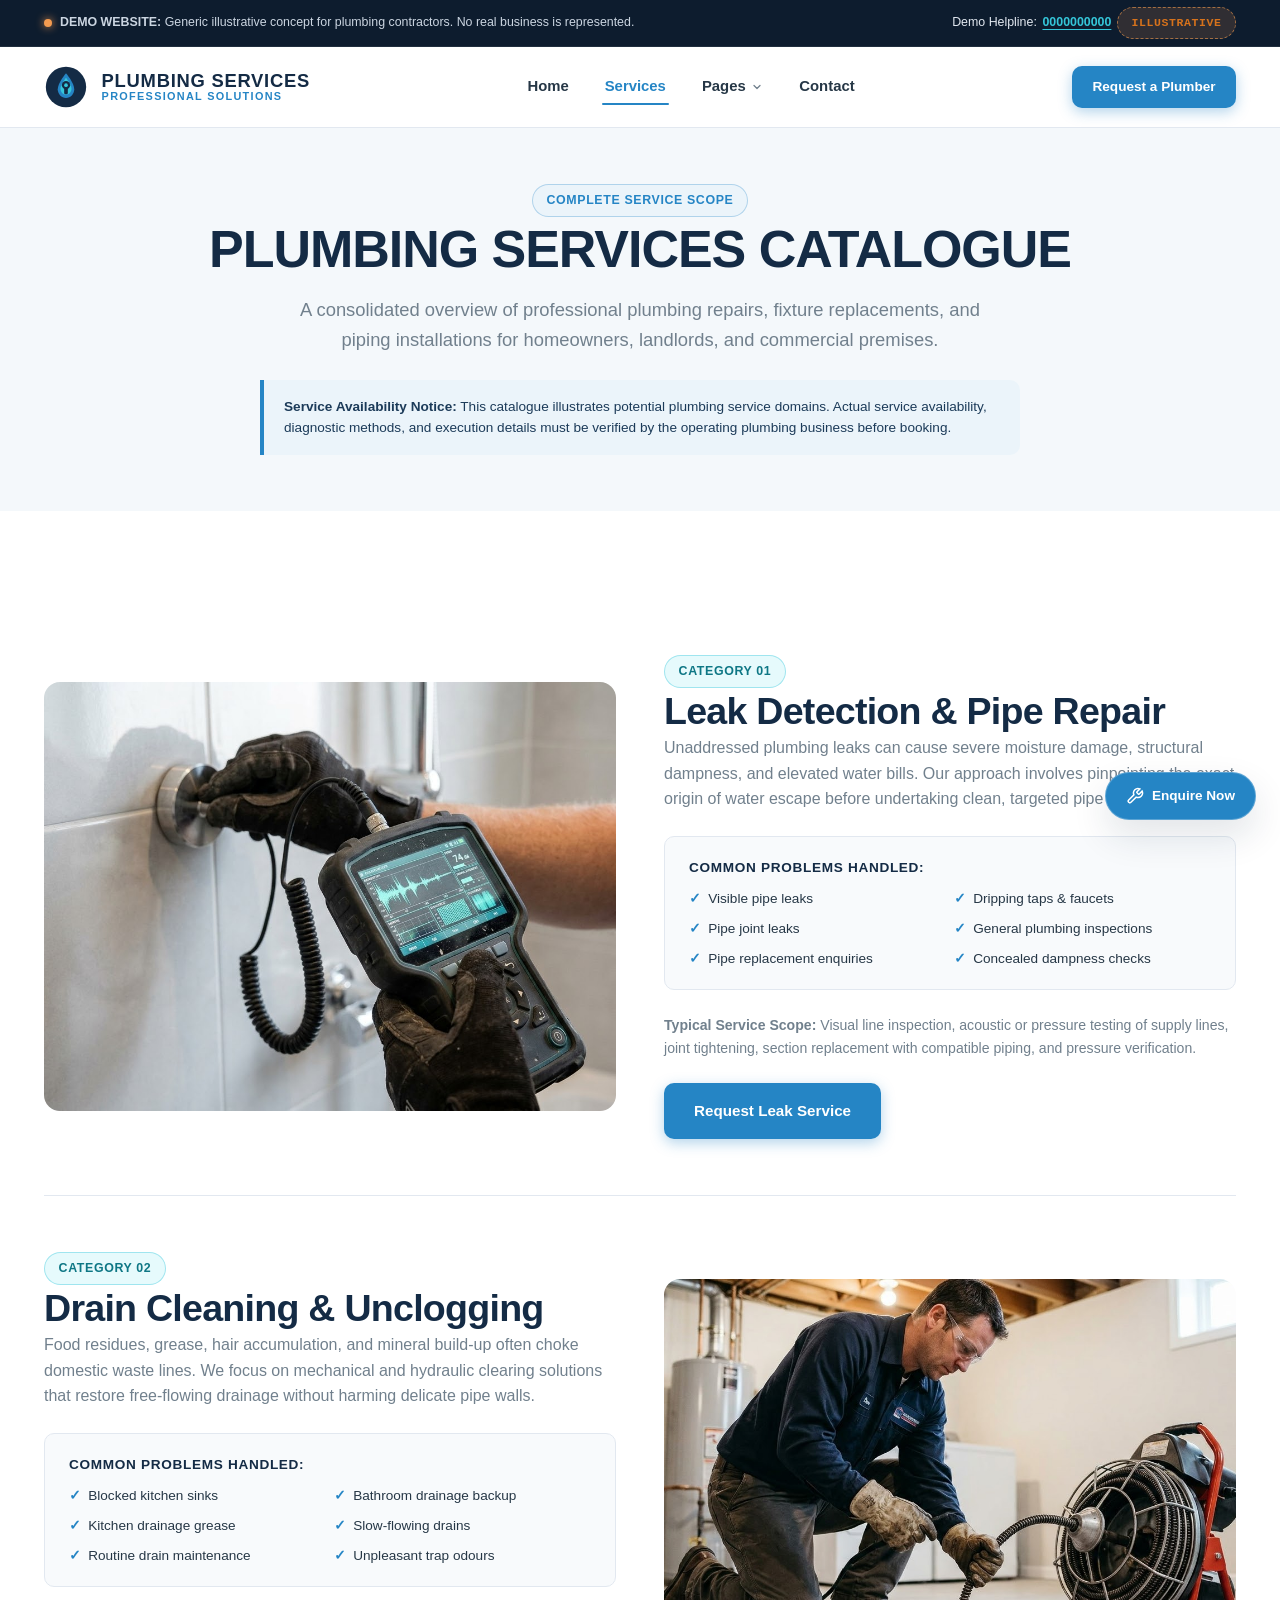
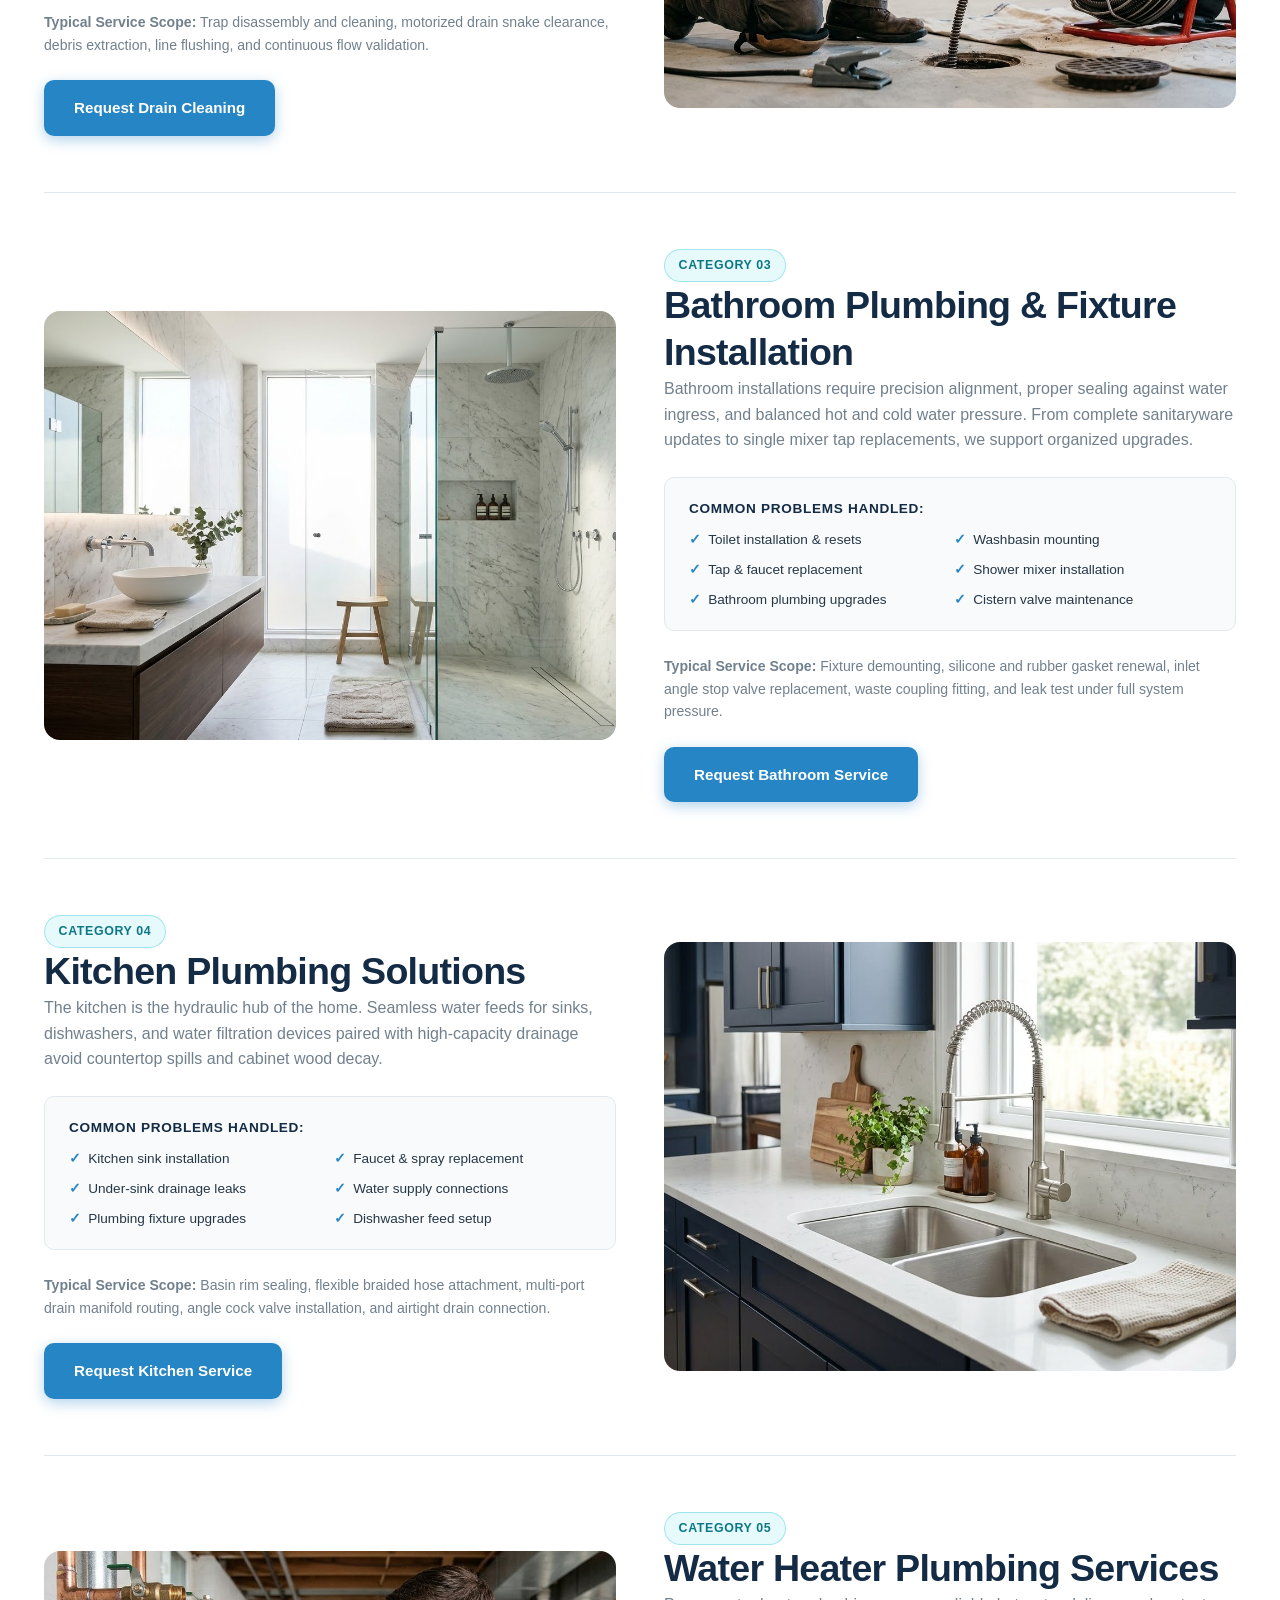
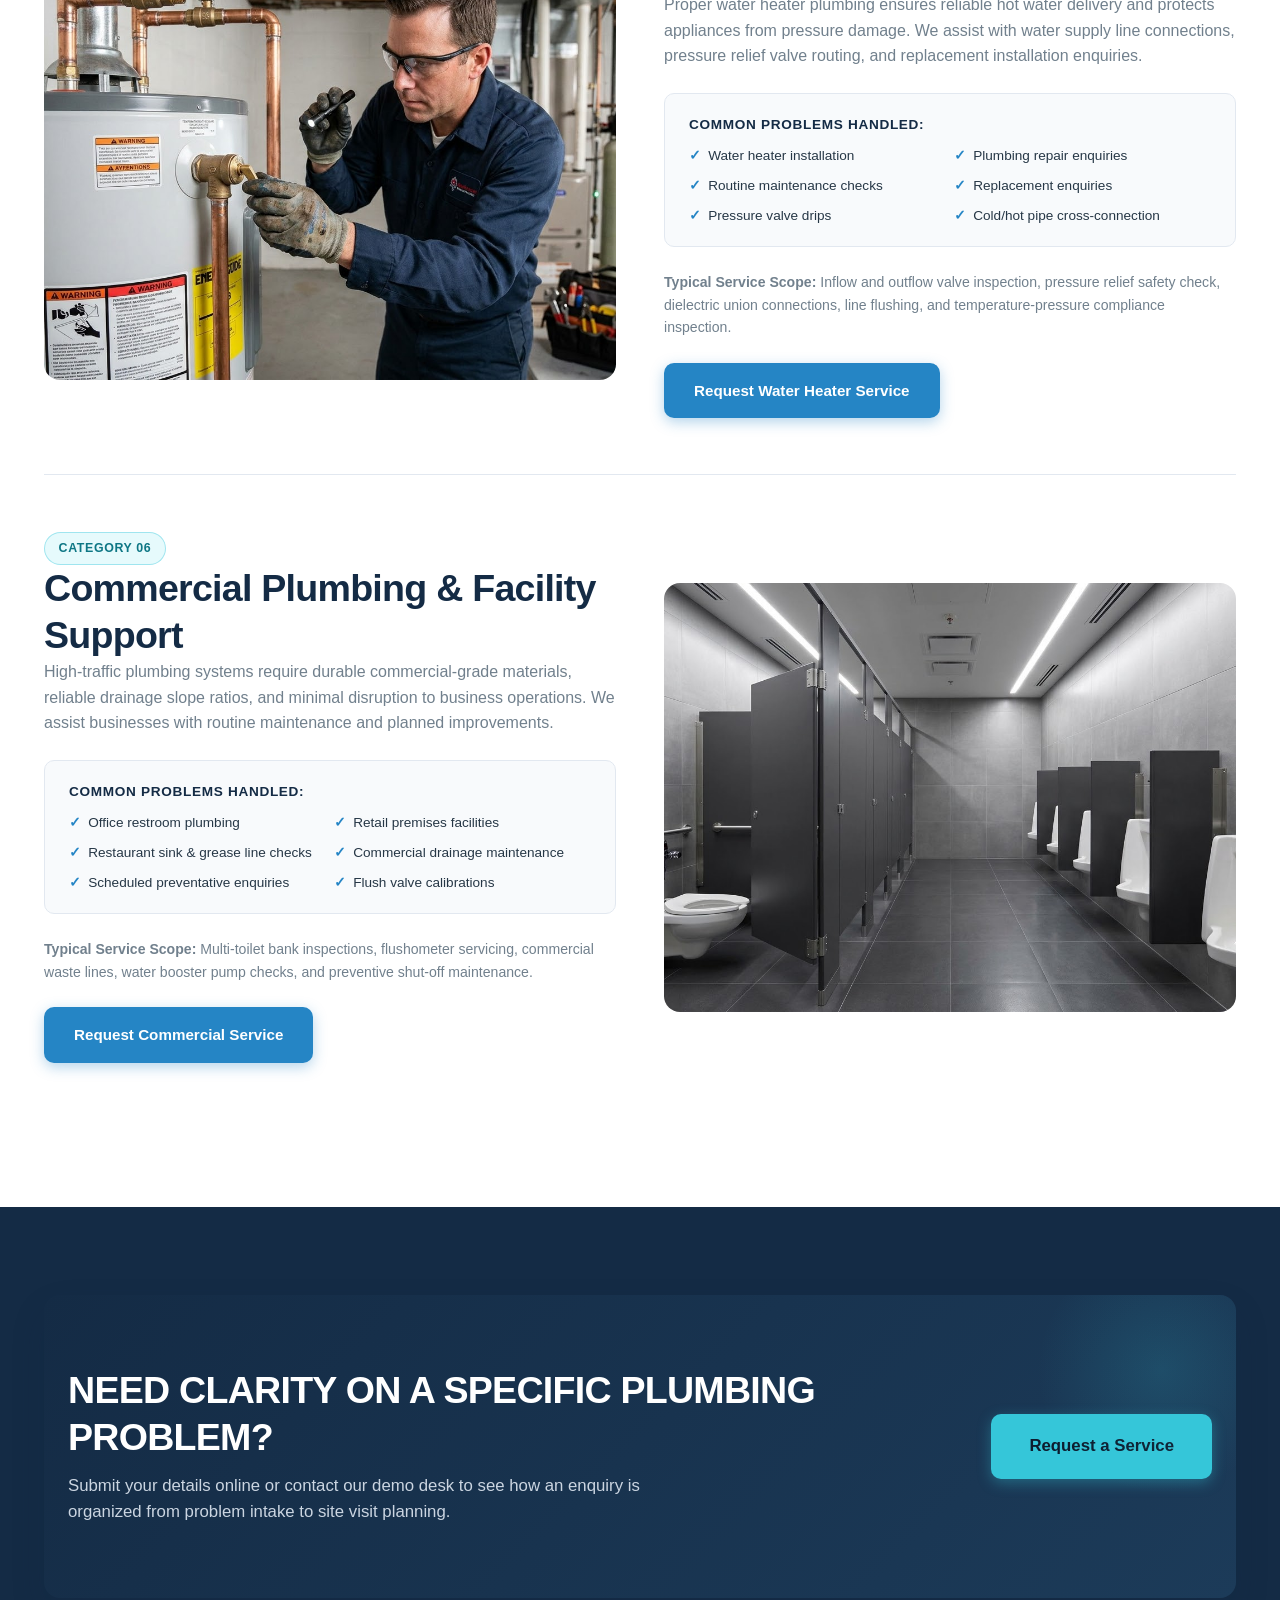
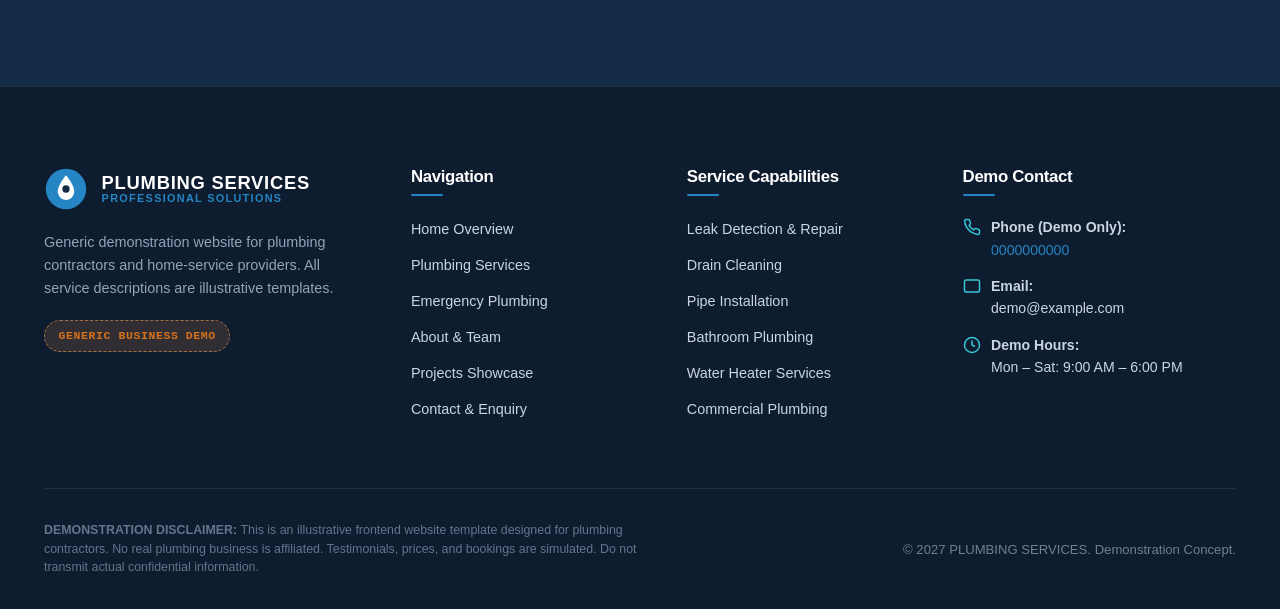
<file: services.html>
<!DOCTYPE html>
<html lang="en">
<head>
  <meta charset="UTF-8">
  <meta name="viewport" content="width=device-width, initial-scale=1.0">
  <title>Plumbing Services — Comprehensive Residential & Commercial Plumbing Catalogue</title>
  <meta name="description" content="Explore our detailed plumbing catalogue covering leak detection, drain cleaning, bathroom fixtures, kitchen plumbing, water heaters, and commercial premises.">
  <meta name="keywords" content="Plumbing Services, Plumber, Leak Detection, Pipe Repair, Drain Cleaning, Bathroom Plumbing, Kitchen Plumbing, Water Heater Installation, Commercial Plumbing">
  
  <meta property="og:title" content="Plumbing Services — Comprehensive Service Catalogue">
  <meta property="og:description" content="Explore practical plumbing solutions for homes and businesses. Clean scope, clear communication, demo catalogue.">
  <meta property="og:type" content="website">

  <link rel="stylesheet" href="css/style.css">
</head>
<body>

  <!-- Top Demo Advisory Banner -->
  <aside class="demo-banner-top" aria-label="Demo Notice">
    <div class="container">
      <div class="demo-banner-text">
        <span class="demo-dot" aria-hidden="true"></span>
        <span><strong>DEMO WEBSITE:</strong> Generic illustrative concept for plumbing contractors. No real business is represented.</span>
      </div>
      <div class="demo-phone-badge">
        <span>Demo Helpline:</span>
        <a href="tel:0000000000">0000000000</a>
        <span class="badge badge-demo">Illustrative</span>
      </div>
    </div>
  </aside>

  <!-- Global Sticky Navigation -->
  <header class="site-header">
    <div class="container header-inner">
      <a href="index.html" class="brand-logo" aria-label="Plumbing Services Home">
        <svg class="logo-symbol" viewBox="0 0 48 48" fill="none" xmlns="http://www.w3.org/2000/svg" aria-hidden="true">
          <circle cx="24" cy="24" r="22" fill="#142B45" />
          <path d="M24 9C24 9 15 19.5 15 26.5C15 31.7 19.03 36 24 36C28.97 36 33 31.7 33 26.5C33 19.5 24 9 24 9Z" fill="#2585C5"/>
          <path d="M24 14C24 14 18 21.5 18 26C18 29.5 20.69 32.5 24 32.5C27.31 32.5 30 29.5 30 26C30 21.5 24 14 24 14Z" fill="#35C6D9"/>
          <rect x="22" y="23" width="4" height="9" rx="1.5" fill="#142B45"/>
          <circle cx="24" cy="22" r="4.5" fill="#142B45"/>
          <circle cx="24" cy="22" r="2" fill="#35C6D9"/>
        </svg>
        <div class="brand-text">
          <span class="brand-name">PLUMBING SERVICES</span>
          <span class="brand-sub">Professional Solutions</span>
        </div>
      </a>

      <nav class="nav-links" aria-label="Main Navigation">
        <a href="index.html" class="nav-link">Home</a>
        <a href="services.html" class="nav-link">Services</a>
        
        <div class="nav-dropdown">
          <button class="nav-link nav-dropdown-btn" type="button" aria-expanded="false" aria-haspopup="true">
            <span>Pages</span>
            <svg class="dropdown-chevron" width="12" height="12" viewBox="0 0 24 24" fill="none" stroke="currentColor" stroke-width="2.5" stroke-linecap="round" stroke-linejoin="round" aria-hidden="true">
              <polyline points="6 9 12 15 18 9"></polyline>
            </svg>
          </button>
          <div class="dropdown-menu" role="menu">
            <a href="about.html" class="dropdown-item" role="menuitem">
              <div class="dropdown-item-icon">
                <svg width="16" height="16" viewBox="0 0 24 24" fill="none" stroke="currentColor" stroke-width="2"><path d="M20 21v-2a4 4 0 0 0-4-4H8a4 4 0 0 0-4 4v2"></path><circle cx="12" cy="7" r="4"></circle></svg>
              </div>
              <div class="dropdown-item-content">
                <span class="dropdown-item-title">About Us</span>
                <span class="dropdown-item-desc">Our approach, principles &amp; team</span>
              </div>
            </a>
            <a href="projects.html" class="dropdown-item" role="menuitem">
              <div class="dropdown-item-icon">
                <svg width="16" height="16" viewBox="0 0 24 24" fill="none" stroke="currentColor" stroke-width="2"><rect x="3" y="3" width="18" height="18" rx="2"></rect><circle cx="8.5" cy="8.5" r="1.5"></circle><polyline points="21 15 16 10 5 21"></polyline></svg>
              </div>
              <div class="dropdown-item-content">
                <span class="dropdown-item-title">Our Work</span>
                <span class="dropdown-item-desc">Project showcase &amp; gallery</span>
              </div>
            </a>
            <a href="emergency.html" class="dropdown-item dropdown-item-emergency" role="menuitem">
              <div class="dropdown-item-icon">
                <svg width="16" height="16" viewBox="0 0 24 24" fill="none" stroke="currentColor" stroke-width="2"><path d="M10.29 3.86L1.82 18a2 2 0 0 0 1.71 3h16.94a2 2 0 0 0 1.71-3L13.71 3.86a2 2 0 0 0-3.42 0z"></path><line x1="12" y1="9" x2="12" y2="13"></line><line x1="12" y1="17" x2="12.01" y2="17"></line></svg>
              </div>
              <div class="dropdown-item-content">
                <span class="dropdown-item-title">Emergency Plumbing</span>
                <span class="dropdown-item-desc">Urgent issues &amp; safety guide</span>
              </div>
            </a>
          </div>
        </div>

        <a href="contact.html" class="nav-link">Contact</a>
      </nav>

      <div class="header-actions">
        <a href="contact.html" class="btn btn-primary btn-sm">Request a Plumber</a>
        <button class="hamburger-btn" aria-label="Toggle navigation menu" aria-expanded="false">
          <span class="hamburger-bar"></span>
          <span class="hamburger-bar"></span>
          <span class="hamburger-bar"></span>
        </button>
      </div>
    </div>
  </header>

  <main>
    <!-- Page Header -->
    <section class="section section-sm section-bg">
      <div class="container text-center reveal">
        <span class="badge badge-blue">Complete Service Scope</span>
        <h1>PLUMBING SERVICES CATALOGUE</h1>
        <p class="lead" style="max-width: 720px; margin: 0.8rem auto 0;">
          A consolidated overview of professional plumbing repairs, fixture replacements, and piping installations for homeowners, landlords, and commercial premises.
        </p>
        <div class="disclaimer-card" style="max-width: 760px; margin: 1.5rem auto 0; text-align: left;">
          <p><strong>Service Availability Notice:</strong> This catalogue illustrates potential plumbing service domains. Actual service availability, diagnostic methods, and execution details must be verified by the operating plumbing business before booking.</p>
        </div>
      </div>
    </section>

    <!-- Detailed Services Catalogue -->
    <section class="section">
      <div class="container">

        <!-- 1. Leak Detection & Pipe Repair -->
        <article class="services-catalog-item reveal" id="leak-repair">
          <div class="service-media-side">
            <div class="card-img-wrap ratio-4-3">
              <img src="images/leak-detection-repair.webp" alt="Leak Detection &amp; Pipe Repair" loading="lazy" width="1200" height="900">
            </div>
          </div>
          <div class="service-desc-side">
            <span class="badge badge-cyan">Category 01</span>
            <h2>Leak Detection &amp; Pipe Repair</h2>
            <p>
              Unaddressed plumbing leaks can cause severe moisture damage, structural dampness, and elevated water bills. Our approach involves pinpointing the exact origin of water escape before undertaking clean, targeted pipe repairs.
            </p>
            
            <div class="service-scope-box">
              <div class="service-scope-title">Common Problems Handled:</div>
              <ul class="service-scope-list">
                <li><span class="scope-check">&#10003;</span> Visible pipe leaks</li>
                <li><span class="scope-check">&#10003;</span> Dripping taps &amp; faucets</li>
                <li><span class="scope-check">&#10003;</span> Pipe joint leaks</li>
                <li><span class="scope-check">&#10003;</span> General plumbing inspections</li>
                <li><span class="scope-check">&#10003;</span> Pipe replacement enquiries</li>
                <li><span class="scope-check">&#10003;</span> Concealed dampness checks</li>
              </ul>
            </div>

            <p style="font-size: 0.88rem; color: var(--secondary-text); margin-bottom: 1.5rem;">
              <strong>Typical Service Scope:</strong> Visual line inspection, acoustic or pressure testing of supply lines, joint tightening, section replacement with compatible piping, and pressure verification.
            </p>

            <a href="contact.html?service=leak-repair" class="btn btn-primary">Request Leak Service</a>
          </div>
        </article>

        <!-- 2. Drain Cleaning -->
        <article class="services-catalog-item reverse reveal" id="drain-cleaning">
          <div class="service-media-side">
            <div class="card-img-wrap ratio-4-3">
              <img src="images/drain-cleaning-service.webp" alt="Drain Cleaning &amp; Blockage Removal" loading="lazy" width="1200" height="900">
            </div>
          </div>
          <div class="service-desc-side">
            <span class="badge badge-cyan">Category 02</span>
            <h2>Drain Cleaning &amp; Unclogging</h2>
            <p>
              Food residues, grease, hair accumulation, and mineral build-up often choke domestic waste lines. We focus on mechanical and hydraulic clearing solutions that restore free-flowing drainage without harming delicate pipe walls.
            </p>
            
            <div class="service-scope-box">
              <div class="service-scope-title">Common Problems Handled:</div>
              <ul class="service-scope-list">
                <li><span class="scope-check">&#10003;</span> Blocked kitchen sinks</li>
                <li><span class="scope-check">&#10003;</span> Bathroom drainage backup</li>
                <li><span class="scope-check">&#10003;</span> Kitchen drainage grease</li>
                <li><span class="scope-check">&#10003;</span> Slow-flowing drains</li>
                <li><span class="scope-check">&#10003;</span> Routine drain maintenance</li>
                <li><span class="scope-check">&#10003;</span> Unpleasant trap odours</li>
              </ul>
            </div>

            <p style="font-size: 0.88rem; color: var(--secondary-text); margin-bottom: 1.5rem;">
              <strong>Typical Service Scope:</strong> Trap disassembly and cleaning, motorized drain snake clearance, debris extraction, line flushing, and continuous flow validation.
            </p>

            <a href="contact.html?service=drain-cleaning" class="btn btn-primary">Request Drain Cleaning</a>
          </div>
        </article>

        <!-- 3. Bathroom Plumbing -->
        <article class="services-catalog-item reveal" id="bathroom-plumbing">
          <div class="service-media-side">
            <div class="card-img-wrap ratio-4-3">
              <img src="images/bathroom-plumbing.webp" alt="Bathroom Plumbing &amp; Fixtures" loading="lazy" width="1200" height="900">
            </div>
          </div>
          <div class="service-desc-side">
            <span class="badge badge-cyan">Category 03</span>
            <h2>Bathroom Plumbing &amp; Fixture Installation</h2>
            <p>
              Bathroom installations require precision alignment, proper sealing against water ingress, and balanced hot and cold water pressure. From complete sanitaryware updates to single mixer tap replacements, we support organized upgrades.
            </p>
            
            <div class="service-scope-box">
              <div class="service-scope-title">Common Problems Handled:</div>
              <ul class="service-scope-list">
                <li><span class="scope-check">&#10003;</span> Toilet installation &amp; resets</li>
                <li><span class="scope-check">&#10003;</span> Washbasin mounting</li>
                <li><span class="scope-check">&#10003;</span> Tap &amp; faucet replacement</li>
                <li><span class="scope-check">&#10003;</span> Shower mixer installation</li>
                <li><span class="scope-check">&#10003;</span> Bathroom plumbing upgrades</li>
                <li><span class="scope-check">&#10003;</span> Cistern valve maintenance</li>
              </ul>
            </div>

            <p style="font-size: 0.88rem; color: var(--secondary-text); margin-bottom: 1.5rem;">
              <strong>Typical Service Scope:</strong> Fixture demounting, silicone and rubber gasket renewal, inlet angle stop valve replacement, waste coupling fitting, and leak test under full system pressure.
            </p>

            <a href="contact.html?service=bathroom-plumbing" class="btn btn-primary">Request Bathroom Service</a>
          </div>
        </article>

        <!-- 4. Kitchen Plumbing -->
        <article class="services-catalog-item reverse reveal" id="kitchen-plumbing">
          <div class="service-media-side">
            <div class="card-img-wrap ratio-4-3">
              <img src="images/kitchen-plumbing.webp" alt="Kitchen Plumbing &amp; Sink Networks" loading="lazy" width="1200" height="900">
            </div>
          </div>
          <div class="service-desc-side">
            <span class="badge badge-cyan">Category 04</span>
            <h2>Kitchen Plumbing Solutions</h2>
            <p>
              The kitchen is the hydraulic hub of the home. Seamless water feeds for sinks, dishwashers, and water filtration devices paired with high-capacity drainage avoid countertop spills and cabinet wood decay.
            </p>
            
            <div class="service-scope-box">
              <div class="service-scope-title">Common Problems Handled:</div>
              <ul class="service-scope-list">
                <li><span class="scope-check">&#10003;</span> Kitchen sink installation</li>
                <li><span class="scope-check">&#10003;</span> Faucet &amp; spray replacement</li>
                <li><span class="scope-check">&#10003;</span> Under-sink drainage leaks</li>
                <li><span class="scope-check">&#10003;</span> Water supply connections</li>
                <li><span class="scope-check">&#10003;</span> Plumbing fixture upgrades</li>
                <li><span class="scope-check">&#10003;</span> Dishwasher feed setup</li>
              </ul>
            </div>

            <p style="font-size: 0.88rem; color: var(--secondary-text); margin-bottom: 1.5rem;">
              <strong>Typical Service Scope:</strong> Basin rim sealing, flexible braided hose attachment, multi-port drain manifold routing, angle cock valve installation, and airtight drain connection.
            </p>

            <a href="contact.html?service=kitchen-plumbing" class="btn btn-primary">Request Kitchen Service</a>
          </div>
        </article>

        <!-- 5. Water Heater Services -->
        <article class="services-catalog-item reveal" id="water-heater">
          <div class="service-media-side">
            <div class="card-img-wrap ratio-4-3">
              <img src="images/water-heater-service.webp" alt="Water Heater Plumbing &amp; Maintenance" loading="lazy" width="1200" height="900">
            </div>
          </div>
          <div class="service-desc-side">
            <span class="badge badge-cyan">Category 05</span>
            <h2>Water Heater Plumbing Services</h2>
            <p>
              Proper water heater plumbing ensures reliable hot water delivery and protects appliances from pressure damage. We assist with water supply line connections, pressure relief valve routing, and replacement installation enquiries.
            </p>
            
            <div class="service-scope-box">
              <div class="service-scope-title">Common Problems Handled:</div>
              <ul class="service-scope-list">
                <li><span class="scope-check">&#10003;</span> Water heater installation</li>
                <li><span class="scope-check">&#10003;</span> Plumbing repair enquiries</li>
                <li><span class="scope-check">&#10003;</span> Routine maintenance checks</li>
                <li><span class="scope-check">&#10003;</span> Replacement enquiries</li>
                <li><span class="scope-check">&#10003;</span> Pressure valve drips</li>
                <li><span class="scope-check">&#10003;</span> Cold/hot pipe cross-connection</li>
              </ul>
            </div>

            <p style="font-size: 0.88rem; color: var(--secondary-text); margin-bottom: 1.5rem;">
              <strong>Typical Service Scope:</strong> Inflow and outflow valve inspection, pressure relief safety check, dielectric union connections, line flushing, and temperature-pressure compliance inspection.
            </p>

            <a href="contact.html?service=water-heater" class="btn btn-primary">Request Water Heater Service</a>
          </div>
        </article>

        <!-- 6. Commercial Plumbing -->
        <article class="services-catalog-item reverse reveal" id="commercial-plumbing">
          <div class="service-media-side">
            <div class="card-img-wrap ratio-4-3">
              <img src="images/commercial-plumbing.webp" alt="Commercial &amp; Facility Plumbing" loading="lazy" width="1200" height="900">
            </div>
          </div>
          <div class="service-desc-side">
            <span class="badge badge-cyan">Category 06</span>
            <h2>Commercial Plumbing &amp; Facility Support</h2>
            <p>
              High-traffic plumbing systems require durable commercial-grade materials, reliable drainage slope ratios, and minimal disruption to business operations. We assist businesses with routine maintenance and planned improvements.
            </p>
            
            <div class="service-scope-box">
              <div class="service-scope-title">Common Problems Handled:</div>
              <ul class="service-scope-list">
                <li><span class="scope-check">&#10003;</span> Office restroom plumbing</li>
                <li><span class="scope-check">&#10003;</span> Retail premises facilities</li>
                <li><span class="scope-check">&#10003;</span> Restaurant sink &amp; grease line checks</li>
                <li><span class="scope-check">&#10003;</span> Commercial drainage maintenance</li>
                <li><span class="scope-check">&#10003;</span> Scheduled preventative enquiries</li>
                <li><span class="scope-check">&#10003;</span> Flush valve calibrations</li>
              </ul>
            </div>

            <p style="font-size: 0.88rem; color: var(--secondary-text); margin-bottom: 1.5rem;">
              <strong>Typical Service Scope:</strong> Multi-toilet bank inspections, flushometer servicing, commercial waste lines, water booster pump checks, and preventive shut-off maintenance.
            </p>

            <a href="contact.html?service=commercial-plumbing" class="btn btn-primary">Request Commercial Service</a>
          </div>
        </article>

      </div>
    </section>

    <!-- Bottom CTA Strip -->
    <section class="section section-navy">
      <div class="container">
        <div class="cta-banner-strip">
          <div class="container">
            <div class="cta-banner-inner">
              <div class="cta-text-side">
                <h2>NEED CLARITY ON A SPECIFIC PLUMBING PROBLEM?</h2>
                <p>Submit your details online or contact our demo desk to see how an enquiry is organized from problem intake to site visit planning.</p>
              </div>
              <div class="cta-actions-side">
                <a href="contact.html" class="btn btn-cyan btn-lg">Request a Service</a>
              </div>
            </div>
          </div>
        </div>
      </div>
    </section>
  </main>

  <!-- Global Footer -->
  <footer class="site-footer">
    <div class="container">
      <div class="footer-grid">
        <div class="footer-col footer-brand">
          <a href="index.html" class="brand-logo" aria-label="Plumbing Services Home">
            <svg class="logo-symbol" viewBox="0 0 48 48" fill="none" xmlns="http://www.w3.org/2000/svg" aria-hidden="true">
              <circle cx="24" cy="24" r="22" fill="#2585C5" />
              <path d="M24 9C24 9 15 19.5 15 26.5C15 31.7 19.03 36 24 36C28.97 36 33 31.7 33 26.5C33 19.5 24 9 24 9Z" fill="#FFFFFF"/>
              <circle cx="24" cy="24" r="4" fill="#142B45"/>
            </svg>
            <div class="brand-text">
              <span class="brand-name">PLUMBING SERVICES</span>
              <span class="brand-sub">Professional Solutions</span>
            </div>
          </a>
          <p>
            Generic demonstration website for plumbing contractors and home-service providers. All service descriptions are illustrative templates.
          </p>
          <span class="badge badge-demo">Generic Business Demo</span>
        </div>

        <div class="footer-col">
          <h4>Navigation</h4>
          <ul class="footer-links-list">
            <li><a href="index.html">Home Overview</a></li>
            <li><a href="services.html">Plumbing Services</a></li>
            <li><a href="emergency.html">Emergency Plumbing</a></li>
            <li><a href="about.html">About &amp; Team</a></li>
            <li><a href="projects.html">Projects Showcase</a></li>
            <li><a href="contact.html">Contact &amp; Enquiry</a></li>
          </ul>
        </div>

        <div class="footer-col">
          <h4>Service Capabilities</h4>
          <ul class="footer-links-list">
            <li><a href="services.html#leak-repair">Leak Detection &amp; Repair</a></li>
            <li><a href="services.html#drain-cleaning">Drain Cleaning</a></li>
            <li><a href="services.html#pipe-repair">Pipe Installation</a></li>
            <li><a href="services.html#bathroom-plumbing">Bathroom Plumbing</a></li>
            <li><a href="services.html#water-heater">Water Heater Services</a></li>
            <li><a href="services.html#commercial-plumbing">Commercial Plumbing</a></li>
          </ul>
        </div>

        <div class="footer-col">
          <h4>Demo Contact</h4>
          <div class="footer-contact-item">
            <svg class="footer-contact-icon" viewBox="0 0 24 24" fill="none" stroke="currentColor" stroke-width="2"><path d="M22 16.92v3a2 2 0 0 1-2.18 2 19.79 19.79 0 0 1-8.63-3.07 19.5 19.5 0 0 1-6-6 19.79 19.79 0 0 1-3.07-8.67A2 2 0 0 1 4.11 2h3a2 2 0 0 1 2 1.72 12.84 12.84 0 0 0 .7 2.81 2 2 0 0 1-.45 2.11L8.09 9.91a16 16 0 0 0 6 6l1.27-1.27a2 2 0 0 1 2.11-.45 12.84 12.84 0 0 0 2.81.7A2 2 0 0 1 22 16.92z"></path></svg>
            <div>
              <strong>Phone (Demo Only):</strong><br>
              <a href="tel:0000000000">0000000000</a>
            </div>
          </div>
          <div class="footer-contact-item">
            <svg class="footer-contact-icon" viewBox="0 0 24 24" fill="none" stroke="currentColor" stroke-width="2"><path d="M4 4h16c1.1 0 2 .9 2 2v12c0 1.1-.9 2-2 2H4c-1.1 0-2-.9-2-2V6c0-1.1.9-2 2-2z"></path></svg>
            <div>
              <strong>Email:</strong><br>
              <span>demo@example.com</span>
            </div>
          </div>
          <div class="footer-contact-item">
            <svg class="footer-contact-icon" viewBox="0 0 24 24" fill="none" stroke="currentColor" stroke-width="2"><circle cx="12" cy="12" r="10"></circle><polyline points="12 6 12 12 16 14"></polyline></svg>
            <div>
              <strong>Demo Hours:</strong><br>
              <span>Mon – Sat: 9:00 AM – 6:00 PM</span>
            </div>
          </div>
        </div>
      </div>

      <div class="footer-bottom">
        <div class="footer-bottom-disclaimer">
          <strong>DEMONSTRATION DISCLAIMER:</strong> This is an illustrative frontend website template designed for plumbing contractors. No real plumbing business is affiliated. Testimonials, prices, and bookings are simulated. Do not transmit actual confidential information.
        </div>
        <p>&copy; 2027 PLUMBING SERVICES. Demonstration Concept.</p>
      </div>
    </div>
  </footer>

  <!-- Floating Sticky Actions & Back-to-Top -->
  <aside class="floating-actions" aria-label="Quick Actions">
    <a href="contact.html" class="floating-enquire-btn">
      <svg width="18" height="18" viewBox="0 0 24 24" fill="none" stroke="currentColor" stroke-width="2"><path d="M14.7 6.3a1 1 0 0 0 0 1.4l1.6 1.6a1 1 0 0 0 1.4 0l3.77-3.77a6 6 0 0 1-7.94 7.94l-6.91 6.91a2.12 2.12 0 0 1-3-3l6.91-6.91a6 6 0 0 1 7.94-7.94l-3.76 3.76z"></path></svg>
      <span>Enquire Now</span>
    </a>
    <button class="back-to-top" aria-label="Back to top of page">
      <svg width="20" height="20" viewBox="0 0 24 24" fill="none" stroke="currentColor" stroke-width="2.5"><polyline points="18 15 12 9 6 15"></polyline></svg>
    </button>
  </aside>

  <script src="js/main.js"></script>
</body>
</html>
</file>
<file: css/style.css>
/* ==========================================================================
   PLUMBING SERVICES — PREMIUM BUSINESS WEBSITE STYLESHEET
   Pure CSS3 with Zero External Dependencies
   Hostinger Static Hosting Ready
   ========================================================================== */

:root {
  /* Brand Color Palette */
  --primary-navy: #142B45;
  --secondary-navy: #1C3B59;
  --plumbing-blue: #2585C5;
  --water-cyan: #35C6D9;
  --light-bg: #F4F8FB;
  --white: #FFFFFF;
  --dark-text: #263746;
  --secondary-text: #71808D;
  --accent-orange: #F39B50;

  /* Extended Utility Shades */
  --navy-darkest: #0D1C2E;
  --navy-tint: #EBF4FA;
  --cyan-tint: #E6FAFC;
  --orange-tint: #FEF4EC;
  --gray-50: #F8FAFC;
  --gray-100: #F1F5F9;
  --gray-200: #E2E8F0;
  --gray-300: #CBD5E1;
  --gray-400: #94A3B8;
  --gray-600: #475569;
  --danger-red: #D32F2F;
  --danger-light: #FFEBEE;

  /* Typography */
  --font-sans: -apple-system, BlinkMacSystemFont, "Segoe UI", Roboto, "Helvetica Neue", Arial, sans-serif;
  --font-mono: SFMono-Regular, Menlo, Monaco, Consolas, "Liberation Mono", "Courier New", monospace;

  /* Elevation & Shadows */
  --shadow-sm: 0 2px 6px rgba(20, 43, 69, 0.05);
  --shadow-md: 0 8px 20px rgba(20, 43, 69, 0.08);
  --shadow-lg: 0 16px 36px rgba(20, 43, 69, 0.12);
  --shadow-hover: 0 20px 42px rgba(20, 43, 69, 0.16);

  /* Layout */
  --container-max: 1240px;
  --header-height: 80px;
  --radius-sm: 6px;
  --radius-md: 10px;
  --radius-lg: 16px;
  --radius-full: 9999px;

  /* Transitions */
  --transition-fast: 0.18s ease;
  --transition-base: 0.28s cubic-bezier(0.4, 0, 0.2, 1);
  --transition-slow: 0.5s cubic-bezier(0.4, 0, 0.2, 1);
}

/* --------------------------------------------------------------------------
   CSS Reset & Base Rules
   -------------------------------------------------------------------------- */
*, *::before, *::after {
  box-sizing: border-box;
  margin: 0;
  padding: 0;
}

html {
  font-size: 16px;
  scroll-behavior: smooth;
  -webkit-text-size-adjust: 100%;
}

body {
  font-family: var(--font-sans);
  font-size: 1rem;
  line-height: 1.6;
  color: var(--dark-text);
  background-color: var(--white);
  overflow-x: hidden;
  -webkit-font-smoothing: antialiased;
}

img, svg {
  display: block;
  max-width: 100%;
}

a {
  color: var(--plumbing-blue);
  text-decoration: none;
  transition: color var(--transition-fast);
}

a:hover {
  color: var(--secondary-navy);
}

button, input, select, textarea {
  font: inherit;
}

ul, ol {
  list-style: none;
}

/* --------------------------------------------------------------------------
   Layout Containers & Utilities
   -------------------------------------------------------------------------- */
.container {
  width: 100%;
  max-width: var(--container-max);
  margin-left: auto;
  margin-right: auto;
  padding-left: 1.5rem;
  padding-right: 1.5rem;
}

.container-narrow {
  max-width: 920px;
}

.section {
  padding: 5.5rem 0;
}

.section-sm {
  padding: 3.5rem 0;
}

.section-bg {
  background-color: var(--light-bg);
}

.section-navy {
  background-color: var(--primary-navy);
  color: var(--white);
}

.section-secondary-navy {
  background-color: var(--secondary-navy);
  color: var(--white);
}

.text-center {
  text-align: center;
}

.text-navy {
  color: var(--primary-navy);
}

.text-blue {
  color: var(--plumbing-blue);
}

.text-cyan {
  color: var(--water-cyan);
}

.text-muted {
  color: var(--secondary-text);
}

.text-white {
  color: var(--white);
}

.flex {
  display: flex;
}

.flex-center {
  display: flex;
  align-items: center;
  justify-content: center;
}

.items-center {
  align-items: center;
}

.justify-between {
  justify-content: space-between;
}

.gap-1 { gap: 0.5rem; }
.gap-2 { gap: 1rem; }
.gap-3 { gap: 1.5rem; }
.gap-4 { gap: 2rem; }

/* --------------------------------------------------------------------------
   Typography Hierarchy
   -------------------------------------------------------------------------- */
h1, h2, h3, h4, h5, h6 {
  color: var(--primary-navy);
  font-weight: 700;
  line-height: 1.25;
  letter-spacing: -0.02em;
}

.section-navy h1,
.section-navy h2,
.section-navy h3,
.section-navy h4,
.section-secondary-navy h1,
.section-secondary-navy h2,
.section-secondary-navy h3,
.section-secondary-navy h4 {
  color: var(--white);
}

h1 { font-size: clamp(2.1rem, 4.2vw, 3.25rem); }
h2 { font-size: clamp(1.75rem, 3vw, 2.35rem); }
h3 { font-size: clamp(1.25rem, 2vw, 1.5rem); }
h4 { font-size: 1.15rem; }

p {
  color: var(--secondary-text);
  margin-bottom: 1rem;
}

p:last-child {
  margin-bottom: 0;
}

.section-navy p,
.section-secondary-navy p {
  color: #B9CEE0;
}

.lead {
  font-size: 1.15rem;
  line-height: 1.65;
}

.section-header {
  margin-bottom: 3.5rem;
}

.section-header p {
  max-width: 680px;
  margin-left: auto;
  margin-right: auto;
  margin-top: 0.75rem;
}

/* --------------------------------------------------------------------------
   Badges, Tags & Demo Notices
   -------------------------------------------------------------------------- */
.badge {
  display: inline-flex;
  align-items: center;
  gap: 0.4rem;
  padding: 0.35rem 0.85rem;
  font-size: 0.775rem;
  font-weight: 700;
  letter-spacing: 0.05em;
  text-transform: uppercase;
  border-radius: var(--radius-full);
}

.badge-cyan {
  background-color: var(--cyan-tint);
  color: #0E7785;
  border: 1px solid rgba(53, 198, 217, 0.4);
}

.badge-blue {
  background-color: var(--navy-tint);
  color: var(--plumbing-blue);
  border: 1px solid rgba(37, 133, 197, 0.3);
}

.badge-orange {
  background-color: var(--orange-tint);
  color: #C06B22;
  border: 1px solid rgba(243, 155, 80, 0.4);
}

.badge-demo {
  background-color: rgba(243, 155, 80, 0.15);
  color: #D6721C;
  border: 1px dashed rgba(243, 155, 80, 0.6);
  font-family: var(--font-mono);
  font-size: 0.72rem;
}

.demo-banner-top {
  background-color: var(--navy-darkest);
  color: #CBD5E1;
  font-size: 0.775rem;
  padding: 0.45rem 1rem;
  border-bottom: 1px solid rgba(255, 255, 255, 0.08);
}

.demo-banner-top .container {
  display: flex;
  align-items: center;
  justify-content: space-between;
  flex-wrap: wrap;
  gap: 0.5rem;
}

.demo-banner-text {
  display: flex;
  align-items: center;
  gap: 0.5rem;
}

.demo-dot {
  width: 8px;
  height: 8px;
  border-radius: 50%;
  background-color: var(--accent-orange);
  box-shadow: 0 0 8px var(--accent-orange);
  display: inline-block;
}

.demo-phone-badge {
  color: #E2E8F0;
  display: inline-flex;
  align-items: center;
  gap: 0.35rem;
}

.demo-phone-badge a {
  color: var(--water-cyan);
  font-weight: 600;
  text-decoration: underline;
  text-underline-offset: 3px;
}

.demo-pill-label {
  display: inline-block;
  padding: 0.25rem 0.65rem;
  background: rgba(243, 155, 80, 0.12);
  color: #C26B1E;
  border: 1px dashed rgba(243, 155, 80, 0.5);
  border-radius: var(--radius-sm);
  font-size: 0.72rem;
  font-weight: 600;
  letter-spacing: 0.03em;
  margin-top: 0.4rem;
}

.disclaimer-card {
  background-color: var(--navy-tint);
  border-left: 4px solid var(--plumbing-blue);
  padding: 1rem 1.25rem;
  border-radius: 0 var(--radius-md) var(--radius-md) 0;
  margin: 1.5rem 0;
}

.disclaimer-card p {
  font-size: 0.85rem;
  color: var(--secondary-navy);
  margin: 0;
}

/* --------------------------------------------------------------------------
   Buttons & Interactive Elements
   -------------------------------------------------------------------------- */
.btn {
  display: inline-flex;
  align-items: center;
  justify-content: center;
  gap: 0.6rem;
  padding: 0.85rem 1.75rem;
  font-size: 0.95rem;
  font-weight: 600;
  border-radius: var(--radius-md);
  cursor: pointer;
  border: 2px solid transparent;
  transition: all var(--transition-base);
  text-align: center;
  white-space: nowrap;
}

.btn-sm {
  padding: 0.5rem 1.15rem;
  font-size: 0.85rem;
}

.btn-lg {
  padding: 1.05rem 2.25rem;
  font-size: 1.05rem;
}

.btn-primary {
  background-color: var(--plumbing-blue);
  color: var(--white);
  box-shadow: 0 4px 14px rgba(37, 133, 197, 0.35);
}

.btn-primary:hover {
  background-color: #1E6FA7;
  color: var(--white);
  transform: translateY(-2px);
  box-shadow: 0 8px 20px rgba(37, 133, 197, 0.45);
}

.btn-secondary {
  background-color: var(--secondary-navy);
  color: var(--white);
}

.btn-secondary:hover {
  background-color: var(--primary-navy);
  color: var(--white);
  transform: translateY(-2px);
}

.btn-cyan {
  background-color: var(--water-cyan);
  color: var(--navy-darkest);
  font-weight: 700;
  box-shadow: 0 4px 14px rgba(53, 198, 217, 0.35);
}

.btn-cyan:hover {
  background-color: #27B4C6;
  color: var(--navy-darkest);
  transform: translateY(-2px);
  box-shadow: 0 8px 20px rgba(53, 198, 217, 0.45);
}

.btn-outline {
  background-color: transparent;
  color: var(--primary-navy);
  border-color: var(--gray-300);
}

.btn-outline:hover {
  background-color: var(--navy-tint);
  border-color: var(--plumbing-blue);
  color: var(--plumbing-blue);
}

.btn-outline-white {
  background-color: transparent;
  color: var(--white);
  border-color: rgba(255, 255, 255, 0.4);
}

.btn-outline-white:hover {
  background-color: rgba(255, 255, 255, 0.12);
  border-color: var(--white);
  color: var(--white);
}

.btn-emergency {
  background-color: #D32F2F;
  color: var(--white);
  box-shadow: 0 4px 14px rgba(211, 47, 47, 0.35);
}

.btn-emergency:hover {
  background-color: #B71C1C;
  color: var(--white);
  transform: translateY(-2px);
  box-shadow: 0 8px 20px rgba(211, 47, 47, 0.45);
}

.btn-orange {
  background-color: var(--accent-orange);
  color: var(--white);
}

.btn-orange:hover {
  background-color: #DD863A;
  color: var(--white);
  transform: translateY(-2px);
}

/* --------------------------------------------------------------------------
   Header & Sticky Global Navigation
   -------------------------------------------------------------------------- */
.site-header {
  position: sticky;
  top: 0;
  left: 0;
  right: 0;
  z-index: 1000;
  background-color: rgba(255, 255, 255, 0.96);
  backdrop-filter: blur(12px);
  -webkit-backdrop-filter: blur(12px);
  border-bottom: 1px solid var(--gray-200);
  transition: all var(--transition-base);
}

.site-header.scrolled {
  box-shadow: var(--shadow-md);
  background-color: rgba(255, 255, 255, 0.98);
}

.header-inner {
  display: flex;
  align-items: center;
  justify-content: space-between;
  height: var(--header-height);
}

.brand-logo {
  display: flex;
  align-items: center;
  gap: 0.85rem;
  color: var(--primary-navy);
  font-weight: 800;
  font-size: 1.25rem;
  letter-spacing: -0.01em;
  text-decoration: none;
}

.brand-logo:hover {
  color: var(--primary-navy);
}

.logo-symbol {
  width: 44px;
  height: 44px;
  flex-shrink: 0;
}

.brand-text {
  display: flex;
  flex-direction: column;
  line-height: 1.1;
}

.brand-name {
  font-size: 1.15rem;
  font-weight: 800;
  color: var(--primary-navy);
  letter-spacing: 0.04em;
  text-transform: uppercase;
}

.brand-sub {
  font-size: 0.68rem;
  font-weight: 600;
  color: var(--plumbing-blue);
  letter-spacing: 0.12em;
  text-transform: uppercase;
}

.nav-links {
  display: flex;
  align-items: center;
  gap: 1.85rem;
}

.nav-link {
  font-weight: 600;
  font-size: 0.93rem;
  color: var(--dark-text);
  padding: 0.4rem 0.2rem;
  position: relative;
  transition: color var(--transition-fast);
}

.nav-link:hover {
  color: var(--plumbing-blue);
}

.nav-link::after {
  content: "";
  position: absolute;
  bottom: 0;
  left: 0;
  width: 0;
  height: 2px;
  background-color: var(--plumbing-blue);
  transition: width var(--transition-fast);
  border-radius: var(--radius-full);
}

.nav-link:hover::after,
.nav-link.active::after {
  width: 100%;
}

.nav-link.active {
  color: var(--plumbing-blue);
  font-weight: 700;
}

.nav-link.nav-emergency {
  color: #D32F2F;
}

.nav-link.nav-emergency:hover {
  color: #B71C1C;
}

.nav-link.nav-emergency::after {
  background-color: #D32F2F;
}

/* --------------------------------------------------------------------------
   Navigation Dropdown Menu
   -------------------------------------------------------------------------- */
.nav-dropdown {
  position: relative;
  display: inline-flex;
  align-items: center;
}

.nav-dropdown-btn {
  background: none;
  border: none;
  cursor: pointer;
  display: inline-flex;
  align-items: center;
  gap: 0.35rem;
  font-family: inherit;
  font-weight: 600;
  font-size: 0.93rem;
  color: var(--dark-text);
  padding: 0.4rem 0.2rem;
  position: relative;
  transition: color var(--transition-fast);
}

.nav-dropdown-btn:hover,
.nav-dropdown-btn.active,
.nav-dropdown:hover .nav-dropdown-btn,
.nav-dropdown.is-open .nav-dropdown-btn {
  color: var(--plumbing-blue);
}

.nav-dropdown-btn::after {
  content: "";
  position: absolute;
  bottom: 0;
  left: 0;
  width: 0;
  height: 2px;
  background-color: var(--plumbing-blue);
  transition: width var(--transition-fast);
  border-radius: var(--radius-full);
}

.nav-dropdown-btn:hover::after,
.nav-dropdown-btn.active::after,
.nav-dropdown:hover .nav-dropdown-btn::after,
.nav-dropdown.is-open .nav-dropdown-btn::after {
  width: 100%;
}

.dropdown-chevron {
  transition: transform var(--transition-fast);
  color: var(--secondary-text);
  flex-shrink: 0;
}

.nav-dropdown:hover .dropdown-chevron,
.nav-dropdown.is-open .dropdown-chevron {
  transform: rotate(180deg);
  color: var(--plumbing-blue);
}

.dropdown-menu {
  position: absolute;
  top: calc(100% + 10px);
  left: 50%;
  transform: translateX(-50%) translateY(8px);
  min-width: 290px;
  background-color: var(--white);
  border-radius: var(--radius-md);
  border: 1px solid var(--gray-200);
  box-shadow: 0 16px 36px rgba(20, 43, 69, 0.14), 0 2px 6px rgba(20, 43, 69, 0.04);
  padding: 0.5rem;
  opacity: 0;
  visibility: hidden;
  pointer-events: none;
  transition: all 0.22s cubic-bezier(0.4, 0, 0.2, 1);
  z-index: 1010;
}

/* Invisible bridge so cursor doesn't lose hover between button & menu */
.dropdown-menu::before {
  content: "";
  position: absolute;
  top: -14px;
  left: 0;
  right: 0;
  height: 14px;
}

.nav-dropdown:hover .dropdown-menu,
.nav-dropdown:focus-within .dropdown-menu,
.nav-dropdown.is-open .dropdown-menu {
  opacity: 1;
  visibility: visible;
  pointer-events: auto;
  transform: translateX(-50%) translateY(0);
}

.dropdown-item {
  display: flex;
  align-items: center;
  gap: 0.85rem;
  padding: 0.65rem 0.85rem;
  border-radius: var(--radius-sm);
  text-decoration: none;
  color: var(--dark-text);
  transition: background-color var(--transition-fast), transform var(--transition-fast);
}

.dropdown-item:hover {
  background-color: var(--light-bg);
  color: var(--plumbing-blue);
  transform: translateX(2px);
}

.dropdown-item.active {
  background-color: var(--navy-tint);
  color: var(--plumbing-blue);
  font-weight: 700;
}

.dropdown-item-icon {
  width: 32px;
  height: 32px;
  border-radius: var(--radius-sm);
  background-color: var(--navy-tint);
  color: var(--plumbing-blue);
  display: flex;
  align-items: center;
  justify-content: center;
  flex-shrink: 0;
  transition: all var(--transition-fast);
}

.dropdown-item:hover .dropdown-item-icon {
  background-color: var(--plumbing-blue);
  color: var(--white);
}

.dropdown-item-emergency .dropdown-item-icon {
  background-color: rgba(211, 47, 47, 0.1);
  color: #D32F2F;
}

.dropdown-item-emergency:hover {
  color: #D32F2F;
}

.dropdown-item-emergency:hover .dropdown-item-icon {
  background-color: #D32F2F;
  color: var(--white);
}

.dropdown-item-content {
  display: flex;
  flex-direction: column;
  line-height: 1.25;
}

.dropdown-item-title {
  font-size: 0.9rem;
  font-weight: 600;
  color: inherit;
}

.dropdown-item-desc {
  font-size: 0.72rem;
  color: var(--secondary-text);
  margin-top: 2px;
}

.header-actions {
  display: flex;
  align-items: center;
  gap: 1.25rem;
}

.header-phone-box {
  display: flex;
  align-items: center;
  gap: 0.65rem;
  text-align: right;
}

.header-phone-icon {
  width: 36px;
  height: 36px;
  border-radius: 50%;
  background-color: var(--navy-tint);
  display: flex;
  align-items: center;
  justify-content: center;
  color: var(--plumbing-blue);
  flex-shrink: 0;
}

.header-phone-text {
  display: flex;
  flex-direction: column;
  line-height: 1.2;
}

.header-phone-label {
  font-size: 0.68rem;
  color: var(--secondary-text);
  text-transform: uppercase;
  font-weight: 600;
}

.header-phone-number {
  font-size: 0.95rem;
  font-weight: 700;
  color: var(--primary-navy);
}

.header-phone-number:hover {
  color: var(--plumbing-blue);
}

.hamburger-btn {
  display: none;
  background: none;
  border: none;
  cursor: pointer;
  padding: 0.5rem;
  width: 44px;
  height: 44px;
  position: relative;
  z-index: 1100;
}

.hamburger-bar {
  display: block;
  width: 24px;
  height: 2px;
  background-color: var(--primary-navy);
  margin: 5px auto;
  transition: all var(--transition-base);
  border-radius: 2px;
}

.hamburger-btn.is-active .hamburger-bar:nth-child(1) {
  transform: translateY(7px) rotate(45deg);
}
.hamburger-btn.is-active .hamburger-bar:nth-child(2) {
  opacity: 0;
}
.hamburger-btn.is-active .hamburger-bar:nth-child(3) {
  transform: translateY(-7px) rotate(-45deg);
}

/* --------------------------------------------------------------------------
   Interactive Professional Image Placeholders (Pure CSS / SVG Styling)
   -------------------------------------------------------------------------- */
.img-placeholder {
  position: relative;
  width: 100%;
  background: linear-gradient(135deg, #0f243a 0%, #173759 60%, #1f4770 100%);
  border-radius: var(--radius-lg);
  overflow: hidden;
  display: flex;
  flex-direction: column;
  align-items: center;
  justify-content: center;
  border: 1px solid rgba(53, 198, 217, 0.25);
  box-shadow: inset 0 0 40px rgba(0, 0, 0, 0.35);
  color: var(--white);
  text-align: center;
  padding: 1.5rem;
  user-select: none;
}

.img-placeholder::before {
  content: "";
  position: absolute;
  top: 0;
  left: 0;
  right: 0;
  bottom: 0;
  background-image: 
    radial-gradient(rgba(53, 198, 217, 0.15) 1px, transparent 1px),
    linear-gradient(to right, rgba(255, 255, 255, 0.03) 1px, transparent 1px),
    linear-gradient(to bottom, rgba(255, 255, 255, 0.03) 1px, transparent 1px);
  background-size: 24px 24px, 48px 48px, 48px 48px;
  opacity: 0.6;
  pointer-events: none;
}

.img-placeholder::after {
  content: "";
  position: absolute;
  top: -50%;
  left: -50%;
  width: 200%;
  height: 200%;
  background: radial-gradient(circle, rgba(53, 198, 217, 0.08) 0%, transparent 60%);
  pointer-events: none;
}

.img-placeholder.ratio-16-9 {
  aspect-ratio: 16 / 9;
}

.img-placeholder.ratio-4-3 {
  aspect-ratio: 4 / 3;
}

.img-placeholder.ratio-1-1 {
  aspect-ratio: 1 / 1;
}

.img-placeholder.ratio-3-2 {
  aspect-ratio: 3 / 2;
}

.placeholder-content {
  position: relative;
  z-index: 2;
  display: flex;
  flex-direction: column;
  align-items: center;
  gap: 0.65rem;
  max-width: 90%;
}

.placeholder-icon {
  width: 52px;
  height: 52px;
  color: var(--water-cyan);
  opacity: 0.9;
  filter: drop-shadow(0 4px 8px rgba(0,0,0,0.3));
  transition: transform var(--transition-base);
}

.img-placeholder:hover .placeholder-icon {
  transform: scale(1.08) rotate(-4deg);
}

.placeholder-badge {
  background-color: rgba(20, 43, 69, 0.85);
  border: 1px solid rgba(53, 198, 217, 0.5);
  color: var(--water-cyan);
  font-size: 0.68rem;
  font-weight: 700;
  letter-spacing: 0.1em;
  padding: 0.25rem 0.65rem;
  border-radius: var(--radius-sm);
  text-transform: uppercase;
}

.placeholder-title {
  font-size: 1rem;
  font-weight: 700;
  color: var(--white);
  margin-top: 0.2rem;
  text-shadow: 0 2px 4px rgba(0, 0, 0, 0.4);
}

.placeholder-filename {
  font-family: var(--font-mono);
  font-size: 0.72rem;
  color: #CBD5E1;
  background-color: rgba(0, 0, 0, 0.4);
  padding: 0.25rem 0.65rem;
  border-radius: 4px;
  border: 1px solid rgba(255, 255, 255, 0.12);
  word-break: break-all;
}

.placeholder-spec {
  font-size: 0.68rem;
  color: #94A3B8;
  letter-spacing: 0.04em;
}

/* --------------------------------------------------------------------------
   Real Image Display & Aspect Ratio Wrappers
   -------------------------------------------------------------------------- */
.card-img-wrap {
  position: relative;
  width: 100%;
  overflow: hidden;
  border-radius: var(--radius-lg);
  background-color: var(--navy-tint);
}

.card-img-wrap.ratio-16-9 {
  aspect-ratio: 16 / 9;
}

.card-img-wrap.ratio-4-3 {
  aspect-ratio: 4 / 3;
}

.card-img-wrap.ratio-1-1 {
  aspect-ratio: 1 / 1;
}

.card-img-wrap img {
  width: 100%;
  height: 100%;
  object-fit: cover;
  display: block;
  transition: transform var(--transition-base);
}

.service-card:hover .card-img-wrap img,
.project-card:hover .card-img-wrap img,
.team-card:hover .card-img-wrap img,
.services-catalog-item:hover .card-img-wrap img {
  transform: scale(1.05);
}

.hero-visual-card .hero-img {
  width: 100%;
  aspect-ratio: 4 / 3;
  object-fit: cover;
  display: block;
  border-radius: var(--radius-lg);
}

.lightbox-img-stage img {
  width: 100%;
  max-height: 440px;
  aspect-ratio: 16 / 9;
  object-fit: cover;
  border-radius: var(--radius-md);
  display: block;
}

/* --------------------------------------------------------------------------
   Hero Section
   -------------------------------------------------------------------------- */
.hero-section {
  position: relative;
  padding: 4.5rem 0 5.5rem;
  background: linear-gradient(180deg, #F8FAFD 0%, #EDF4FA 100%);
  border-bottom: 1px solid var(--gray-200);
  overflow: hidden;
}

.hero-grid {
  display: grid;
  grid-template-columns: 1.15fr 1fr;
  gap: 3.5rem;
  align-items: center;
}

.hero-content {
  position: relative;
  z-index: 2;
}

.hero-highlight-pill {
  display: inline-flex;
  align-items: center;
  gap: 0.5rem;
  background-color: var(--white);
  border: 1px solid rgba(37, 133, 197, 0.25);
  padding: 0.4rem 0.95rem;
  border-radius: var(--radius-full);
  margin-bottom: 1.5rem;
  box-shadow: var(--shadow-sm);
}

.hero-highlight-pill span {
  font-size: 0.775rem;
  font-weight: 700;
  color: var(--primary-navy);
  letter-spacing: 0.06em;
  text-transform: uppercase;
}

.hero-title {
  margin-bottom: 1.25rem;
  color: var(--primary-navy);
}

.hero-desc {
  font-size: 1.15rem;
  line-height: 1.65;
  color: var(--secondary-text);
  margin-bottom: 2rem;
  max-width: 580px;
}

.hero-actions {
  display: flex;
  align-items: center;
  flex-wrap: wrap;
  gap: 1rem;
  margin-bottom: 2.25rem;
}

.hero-assurance-bar {
  display: flex;
  align-items: center;
  gap: 1.75rem;
  padding-top: 1.75rem;
  border-top: 1px solid var(--gray-200);
  flex-wrap: wrap;
}

.assurance-item {
  display: flex;
  align-items: center;
  gap: 0.65rem;
  font-size: 0.85rem;
  font-weight: 600;
  color: var(--dark-text);
}

.assurance-icon {
  width: 20px;
  height: 20px;
  color: var(--plumbing-blue);
  flex-shrink: 0;
}

.hero-visual-wrapper {
  position: relative;
}

.hero-visual-card {
  border-radius: var(--radius-lg);
  box-shadow: var(--shadow-lg);
  overflow: hidden;
  background-color: var(--white);
}

.floating-service-chip {
  position: absolute;
  bottom: -20px;
  left: 24px;
  background-color: var(--white);
  border-radius: var(--radius-md);
  padding: 0.85rem 1.25rem;
  box-shadow: var(--shadow-lg);
  border: 1px solid var(--gray-200);
  display: flex;
  align-items: center;
  gap: 0.85rem;
  z-index: 5;
}

.chip-icon {
  width: 40px;
  height: 40px;
  border-radius: 50%;
  background-color: var(--cyan-tint);
  display: flex;
  align-items: center;
  justify-content: center;
  color: #0E7785;
}

.chip-text h5 {
  font-size: 0.85rem;
  margin: 0;
}

.chip-text p {
  font-size: 0.75rem;
  margin: 0;
  color: var(--secondary-text);
}

/* --------------------------------------------------------------------------
   Quick Service Categories (4 Cards)
   -------------------------------------------------------------------------- */
.quick-services-grid {
  display: grid;
  grid-template-columns: repeat(4, 1fr);
  gap: 1.5rem;
  margin-top: -2.5rem;
  position: relative;
  z-index: 10;
}

.quick-card {
  background-color: var(--white);
  border-radius: var(--radius-md);
  padding: 1.75rem 1.5rem;
  box-shadow: var(--shadow-md);
  border: 1px solid var(--gray-200);
  transition: all var(--transition-base);
  display: flex;
  flex-direction: column;
}

.quick-card:hover {
  transform: translateY(-6px);
  box-shadow: var(--shadow-hover);
  border-color: rgba(37, 133, 197, 0.35);
}

.quick-card-icon {
  width: 52px;
  height: 52px;
  border-radius: var(--radius-md);
  background-color: var(--navy-tint);
  color: var(--plumbing-blue);
  display: flex;
  align-items: center;
  justify-content: center;
  margin-bottom: 1.25rem;
  transition: all var(--transition-base);
}

.quick-card:hover .quick-card-icon {
  background-color: var(--plumbing-blue);
  color: var(--white);
}

.quick-card h3 {
  font-size: 1.15rem;
  margin-bottom: 0.5rem;
}

.quick-card p {
  font-size: 0.9rem;
  color: var(--secondary-text);
  margin-bottom: 1.25rem;
  flex-grow: 1;
}

.quick-card-link {
  font-size: 0.85rem;
  font-weight: 700;
  color: var(--plumbing-blue);
  display: inline-flex;
  align-items: center;
  gap: 0.4rem;
}

.quick-card-link:hover {
  color: var(--primary-navy);
  gap: 0.6rem;
}

/* --------------------------------------------------------------------------
   Plumbing Services Overview (6 Cards)
   -------------------------------------------------------------------------- */
.services-overview-grid {
  display: grid;
  grid-template-columns: repeat(3, 1fr);
  gap: 2rem;
}

.service-card {
  background-color: var(--white);
  border-radius: var(--radius-lg);
  border: 1px solid var(--gray-200);
  overflow: hidden;
  box-shadow: var(--shadow-sm);
  transition: all var(--transition-base);
  display: flex;
  flex-direction: column;
}

.service-card:hover {
  transform: translateY(-6px);
  box-shadow: var(--shadow-hover);
  border-color: rgba(37, 133, 197, 0.3);
}

.service-card-media {
  position: relative;
}

.service-card-body {
  padding: 1.75rem;
  display: flex;
  flex-direction: column;
  flex-grow: 1;
}

.service-card-icon-pill {
  width: 44px;
  height: 44px;
  border-radius: var(--radius-md);
  background-color: var(--navy-tint);
  color: var(--plumbing-blue);
  display: flex;
  align-items: center;
  justify-content: center;
  margin-top: -40px;
  margin-bottom: 1rem;
  position: relative;
  z-index: 3;
  box-shadow: var(--shadow-sm);
  border: 2px solid var(--white);
}

.service-card h3 {
  font-size: 1.25rem;
  margin-bottom: 0.65rem;
}

.service-card p {
  font-size: 0.92rem;
  margin-bottom: 1.25rem;
  flex-grow: 1;
}

.service-card-footer {
  padding-top: 1rem;
  border-top: 1px solid var(--gray-100);
  display: flex;
  align-items: center;
  justify-content: space-between;
}

/* --------------------------------------------------------------------------
   Why Choose Our Approach (4 Value Props)
   -------------------------------------------------------------------------- */
.value-props-grid {
  display: grid;
  grid-template-columns: repeat(4, 1fr);
  gap: 1.75rem;
}

.value-card {
  background-color: var(--white);
  border-radius: var(--radius-md);
  padding: 2rem 1.5rem;
  border: 1px solid var(--gray-200);
  box-shadow: var(--shadow-sm);
  transition: all var(--transition-base);
  position: relative;
}

.value-card:hover {
  border-color: var(--plumbing-blue);
  box-shadow: var(--shadow-md);
}

.value-number {
  font-family: var(--font-mono);
  font-size: 0.85rem;
  font-weight: 700;
  color: var(--water-cyan);
  margin-bottom: 0.75rem;
  display: block;
}

.value-icon-box {
  width: 48px;
  height: 48px;
  border-radius: 50%;
  background-color: var(--navy-tint);
  color: var(--plumbing-blue);
  display: flex;
  align-items: center;
  justify-content: center;
  margin-bottom: 1.25rem;
}

.value-card h3 {
  font-size: 1.15rem;
  margin-bottom: 0.5rem;
}

.value-card p {
  font-size: 0.88rem;
  line-height: 1.55;
}

/* --------------------------------------------------------------------------
   How Service Process Works (4 Steps)
   -------------------------------------------------------------------------- */
.process-grid {
  display: grid;
  grid-template-columns: repeat(4, 1fr);
  gap: 1.5rem;
  position: relative;
}

.process-grid::before {
  content: "";
  position: absolute;
  top: 36px;
  left: 10%;
  right: 10%;
  height: 2px;
  background: repeating-linear-gradient(to right, var(--gray-300) 0, var(--gray-300) 8px, transparent 8px, transparent 16px);
  z-index: 1;
}

.process-step-card {
  position: relative;
  z-index: 2;
  text-align: center;
}

.process-step-circle {
  width: 72px;
  height: 72px;
  border-radius: 50%;
  background-color: var(--white);
  border: 3px solid var(--plumbing-blue);
  color: var(--primary-navy);
  display: flex;
  align-items: center;
  justify-content: center;
  font-size: 1.25rem;
  font-weight: 800;
  margin: 0 auto 1.5rem;
  box-shadow: var(--shadow-md);
  transition: all var(--transition-base);
}

.process-step-card:hover .process-step-circle {
  background-color: var(--plumbing-blue);
  color: var(--white);
  transform: scale(1.08);
}

.process-step-card h3 {
  font-size: 1.1rem;
  margin-bottom: 0.6rem;
}

.process-step-card p {
  font-size: 0.88rem;
  line-height: 1.55;
  color: var(--secondary-text);
}

/* --------------------------------------------------------------------------
   Project Showcase (Gallery / Cards)
   -------------------------------------------------------------------------- */
.projects-grid {
  display: grid;
  grid-template-columns: repeat(3, 1fr);
  gap: 2rem;
}

.project-card {
  background-color: var(--white);
  border-radius: var(--radius-lg);
  border: 1px solid var(--gray-200);
  overflow: hidden;
  box-shadow: var(--shadow-sm);
  transition: all var(--transition-base);
  display: flex;
  flex-direction: column;
}

.project-card:hover {
  transform: translateY(-6px);
  box-shadow: var(--shadow-hover);
}

.project-media-wrap {
  position: relative;
  overflow: hidden;
}

.project-badge-tag {
  position: absolute;
  top: 14px;
  left: 14px;
  z-index: 10;
}

.project-card-body {
  padding: 1.5rem;
  display: flex;
  flex-direction: column;
  flex-grow: 1;
}

.project-category {
  font-size: 0.775rem;
  font-weight: 700;
  color: var(--plumbing-blue);
  text-transform: uppercase;
  letter-spacing: 0.05em;
  margin-bottom: 0.35rem;
}

.project-card h3 {
  font-size: 1.2rem;
  margin-bottom: 0.5rem;
}

.project-card p {
  font-size: 0.88rem;
  margin-bottom: 1.25rem;
  flex-grow: 1;
}

.project-btn-view {
  display: inline-flex;
  align-items: center;
  gap: 0.45rem;
  font-size: 0.85rem;
  font-weight: 700;
  color: var(--plumbing-blue);
  background: none;
  border: none;
  cursor: pointer;
  padding: 0;
}

.project-btn-view:hover {
  color: var(--primary-navy);
  text-decoration: underline;
}

/* --------------------------------------------------------------------------
   Filter Controls (Projects Page)
   -------------------------------------------------------------------------- */
.filter-bar {
  display: flex;
  align-items: center;
  justify-content: center;
  flex-wrap: wrap;
  gap: 0.6rem;
  margin-bottom: 3rem;
}

.filter-btn {
  background-color: var(--white);
  border: 1px solid var(--gray-200);
  color: var(--dark-text);
  padding: 0.6rem 1.25rem;
  font-size: 0.88rem;
  font-weight: 600;
  border-radius: var(--radius-full);
  cursor: pointer;
  transition: all var(--transition-fast);
}

.filter-btn:hover {
  border-color: var(--plumbing-blue);
  color: var(--plumbing-blue);
}

.filter-btn.active {
  background-color: var(--primary-navy);
  border-color: var(--primary-navy);
  color: var(--white);
  box-shadow: 0 4px 12px rgba(20, 43, 69, 0.2);
}

/* --------------------------------------------------------------------------
   Services Catalog Specifics (services.html)
   -------------------------------------------------------------------------- */
.services-catalog-item {
  display: grid;
  grid-template-columns: 1fr 1fr;
  gap: 3rem;
  align-items: center;
  padding: 3.5rem 0;
  border-bottom: 1px solid var(--gray-200);
}

.services-catalog-item:last-child {
  border-bottom: none;
}

.services-catalog-item.reverse {
  direction: rtl;
}

.services-catalog-item.reverse > * {
  direction: ltr;
}

.service-scope-box {
  background-color: var(--gray-50);
  border: 1px solid var(--gray-200);
  border-radius: var(--radius-md);
  padding: 1.25rem 1.5rem;
  margin: 1.5rem 0;
}

.service-scope-title {
  font-size: 0.85rem;
  font-weight: 700;
  color: var(--primary-navy);
  text-transform: uppercase;
  letter-spacing: 0.05em;
  margin-bottom: 0.6rem;
}

.service-scope-list {
  display: grid;
  grid-template-columns: 1fr 1fr;
  gap: 0.5rem;
}

.service-scope-list li {
  display: flex;
  align-items: center;
  gap: 0.45rem;
  font-size: 0.85rem;
  color: var(--dark-text);
}

.scope-check {
  color: var(--plumbing-blue);
  font-weight: bold;
}

/* --------------------------------------------------------------------------
   Emergency Plumbing Page Specifics (emergency.html)
   -------------------------------------------------------------------------- */
.emergency-hero {
  background: linear-gradient(135deg, #142B45 0%, #1e3f61 100%);
  color: var(--white);
  padding: 4.5rem 0 5.5rem;
  position: relative;
  overflow: hidden;
}

.emergency-alert-strip {
  background-color: #B71C1C;
  color: var(--white);
  padding: 0.75rem 1rem;
  border-radius: var(--radius-md);
  font-weight: 600;
  font-size: 0.9rem;
  display: flex;
  align-items: center;
  gap: 0.75rem;
  margin-bottom: 1.75rem;
}

.urgent-issues-grid {
  display: grid;
  grid-template-columns: repeat(3, 1fr);
  gap: 1.75rem;
}

.urgent-card {
  background-color: var(--white);
  border-radius: var(--radius-md);
  padding: 1.75rem;
  border-top: 4px solid #D32F2F;
  border-left: 1px solid var(--gray-200);
  border-right: 1px solid var(--gray-200);
  border-bottom: 1px solid var(--gray-200);
  box-shadow: var(--shadow-sm);
  transition: all var(--transition-base);
}

.urgent-card:hover {
  transform: translateY(-4px);
  box-shadow: var(--shadow-md);
}

.urgent-card h3 {
  font-size: 1.15rem;
  margin-bottom: 0.65rem;
  display: flex;
  align-items: center;
  gap: 0.5rem;
}

.urgent-icon {
  color: #D32F2F;
  flex-shrink: 0;
}

.emergency-safety-guidance {
  background-color: #FFF8E1;
  border: 1px solid #FFE082;
  border-radius: var(--radius-lg);
  padding: 2.5rem;
  margin: 3.5rem 0;
}

.safety-steps-list {
  display: grid;
  grid-template-columns: repeat(2, 1fr);
  gap: 1.25rem;
  margin-top: 1.5rem;
}

.safety-step {
  display: flex;
  align-items: flex-start;
  gap: 0.85rem;
}

.safety-step-num {
  width: 28px;
  height: 28px;
  border-radius: 50%;
  background-color: #F57F17;
  color: var(--white);
  font-size: 0.85rem;
  font-weight: 700;
  display: flex;
  align-items: center;
  justify-content: center;
  flex-shrink: 0;
  margin-top: 2px;
}

.safety-step-content h4 {
  font-size: 0.95rem;
  margin-bottom: 0.25rem;
  color: #5D4037;
}

.safety-step-content p {
  font-size: 0.85rem;
  color: #6D4C41;
}

.emergency-contact-box {
  background-color: var(--primary-navy);
  color: var(--white);
  border-radius: var(--radius-lg);
  padding: 3rem;
  text-align: center;
  box-shadow: var(--shadow-lg);
  border: 2px solid rgba(53, 198, 217, 0.3);
}

.emergency-contact-phone {
  font-size: clamp(2rem, 4vw, 3.25rem);
  font-weight: 800;
  color: var(--water-cyan);
  display: inline-block;
  margin: 1rem 0;
  font-family: var(--font-mono);
  letter-spacing: 0.05em;
}

/* --------------------------------------------------------------------------
   About & Team Page (about.html)
   -------------------------------------------------------------------------- */
.team-grid {
  display: grid;
  grid-template-columns: repeat(3, 1fr);
  gap: 2rem;
}

.team-card {
  background-color: var(--white);
  border-radius: var(--radius-lg);
  border: 1px solid var(--gray-200);
  overflow: hidden;
  box-shadow: var(--shadow-sm);
  transition: all var(--transition-base);
}

.team-card:hover {
  transform: translateY(-6px);
  box-shadow: var(--shadow-hover);
}

.team-card-body {
  padding: 1.75rem;
}

.team-role {
  font-size: 0.85rem;
  font-weight: 700;
  color: var(--plumbing-blue);
  text-transform: uppercase;
  letter-spacing: 0.05em;
  margin-bottom: 0.5rem;
}

.team-card h3 {
  font-size: 1.25rem;
  margin-bottom: 0.5rem;
}

.team-card p {
  font-size: 0.9rem;
  color: var(--secondary-text);
  margin-bottom: 1rem;
}

.principles-grid {
  display: grid;
  grid-template-columns: repeat(5, 1fr);
  gap: 1.5rem;
}

.principle-card {
  background-color: var(--white);
  border-radius: var(--radius-md);
  padding: 1.75rem 1.25rem;
  border: 1px solid var(--gray-200);
  text-align: center;
  box-shadow: var(--shadow-sm);
}

.principle-icon {
  width: 48px;
  height: 48px;
  border-radius: 50%;
  background-color: var(--navy-tint);
  color: var(--plumbing-blue);
  display: flex;
  align-items: center;
  justify-content: center;
  margin: 0 auto 1rem;
}

.principle-card h3 {
  font-size: 1.05rem;
  margin-bottom: 0.5rem;
}

.principle-card p {
  font-size: 0.85rem;
}

/* --------------------------------------------------------------------------
   Contact & Service Request Form (contact.html)
   -------------------------------------------------------------------------- */
.contact-layout {
  display: grid;
  grid-template-columns: 1.2fr 0.8fr;
  gap: 3.5rem;
  align-items: start;
}

.form-card {
  background-color: var(--white);
  border-radius: var(--radius-lg);
  padding: 2.5rem;
  border: 1px solid var(--gray-200);
  box-shadow: var(--shadow-md);
}

.form-group-grid {
  display: grid;
  grid-template-columns: 1fr 1fr;
  gap: 1.25rem;
}

.form-group {
  margin-bottom: 1.35rem;
}

.form-group.full-width {
  grid-column: span 2;
}

.form-label {
  display: block;
  font-size: 0.88rem;
  font-weight: 600;
  color: var(--primary-navy);
  margin-bottom: 0.45rem;
}

.form-label .required {
  color: #D32F2F;
}

.form-control {
  width: 100%;
  padding: 0.85rem 1rem;
  font-size: 0.95rem;
  border: 1.5px solid var(--gray-300);
  border-radius: var(--radius-md);
  background-color: var(--white);
  color: var(--dark-text);
  transition: all var(--transition-fast);
}

.form-control:focus {
  outline: none;
  border-color: var(--plumbing-blue);
  box-shadow: 0 0 0 3px rgba(37, 133, 197, 0.2);
}

.form-control.is-invalid {
  border-color: #D32F2F;
  background-color: #FFF5F5;
}

.form-error-msg {
  font-size: 0.775rem;
  color: #D32F2F;
  margin-top: 0.35rem;
  display: none;
}

.form-control.is-invalid + .form-error-msg {
  display: block;
}

textarea.form-control {
  resize: vertical;
  min-height: 110px;
}

/* File Upload Simulation */
.file-upload-zone {
  border: 2px dashed var(--gray-300);
  border-radius: var(--radius-md);
  padding: 1.5rem;
  text-align: center;
  background-color: var(--gray-50);
  cursor: pointer;
  transition: all var(--transition-fast);
  position: relative;
}

.file-upload-zone:hover {
  border-color: var(--plumbing-blue);
  background-color: var(--navy-tint);
}

.file-input-hidden {
  position: absolute;
  top: 0;
  left: 0;
  width: 100%;
  height: 100%;
  opacity: 0;
  cursor: pointer;
}

.file-upload-icon {
  width: 36px;
  height: 36px;
  margin: 0 auto 0.5rem;
  color: var(--plumbing-blue);
}

.file-upload-text {
  font-size: 0.85rem;
  color: var(--dark-text);
  font-weight: 600;
}

.file-upload-hint {
  font-size: 0.75rem;
  color: var(--secondary-text);
  margin-top: 0.25rem;
}

.file-preview-pill {
  display: none;
  align-items: center;
  justify-content: space-between;
  background-color: var(--white);
  border: 1px solid var(--gray-300);
  border-radius: var(--radius-sm);
  padding: 0.5rem 0.85rem;
  margin-top: 0.75rem;
  font-size: 0.82rem;
}

.contact-info-panel {
  display: flex;
  flex-direction: column;
  gap: 1.5rem;
}

.info-card {
  background-color: var(--white);
  border-radius: var(--radius-lg);
  padding: 2rem;
  border: 1px solid var(--gray-200);
  box-shadow: var(--shadow-sm);
}

.info-item {
  display: flex;
  align-items: flex-start;
  gap: 1rem;
  margin-bottom: 1.5rem;
}

.info-item:last-child {
  margin-bottom: 0;
}

.info-icon-box {
  width: 44px;
  height: 44px;
  border-radius: var(--radius-md);
  background-color: var(--navy-tint);
  color: var(--plumbing-blue);
  display: flex;
  align-items: center;
  justify-content: center;
  flex-shrink: 0;
}

.info-content h4 {
  font-size: 0.95rem;
  margin-bottom: 0.2rem;
}

.info-content p {
  font-size: 0.88rem;
  color: var(--secondary-text);
  margin: 0;
}

/* --------------------------------------------------------------------------
   FAQ Accordion Component
   -------------------------------------------------------------------------- */
.faq-accordion {
  max-width: 820px;
  margin: 0 auto;
}

.accordion-item {
  background-color: var(--white);
  border: 1px solid var(--gray-200);
  border-radius: var(--radius-md);
  margin-bottom: 1rem;
  overflow: hidden;
  transition: all var(--transition-fast);
}

.accordion-item:hover {
  border-color: rgba(37, 133, 197, 0.4);
}

.accordion-header {
  width: 100%;
  display: flex;
  align-items: center;
  justify-content: space-between;
  padding: 1.25rem 1.5rem;
  background: none;
  border: none;
  cursor: pointer;
  text-align: left;
  font-size: 1.05rem;
  font-weight: 700;
  color: var(--primary-navy);
}

.accordion-icon {
  width: 20px;
  height: 20px;
  transition: transform var(--transition-fast);
  color: var(--plumbing-blue);
  flex-shrink: 0;
}

.accordion-item.active .accordion-icon {
  transform: rotate(180deg);
}

.accordion-body {
  max-height: 0;
  overflow: hidden;
  transition: max-height 0.35s ease, padding 0.35s ease;
  padding: 0 1.5rem;
  background-color: var(--gray-50);
}

.accordion-item.active .accordion-body {
  max-height: 300px;
  padding: 1rem 1.5rem 1.5rem;
  border-top: 1px solid var(--gray-200);
}

.accordion-body p {
  font-size: 0.92rem;
  line-height: 1.6;
  color: var(--secondary-text);
}

/* --------------------------------------------------------------------------
   Modal & Lightbox Component
   -------------------------------------------------------------------------- */
.modal-backdrop {
  position: fixed;
  top: 0;
  left: 0;
  width: 100vw;
  height: 100vh;
  background-color: rgba(13, 28, 46, 0.85);
  backdrop-filter: blur(8px);
  -webkit-backdrop-filter: blur(8px);
  z-index: 2000;
  display: flex;
  align-items: center;
  justify-content: center;
  padding: 1.5rem;
  opacity: 0;
  visibility: hidden;
  transition: opacity var(--transition-base), visibility var(--transition-base);
}

.modal-backdrop.is-open {
  opacity: 1;
  visibility: visible;
}

.lightbox-dialog {
  background-color: var(--white);
  border-radius: var(--radius-lg);
  max-width: 820px;
  width: 100%;
  overflow: hidden;
  box-shadow: var(--shadow-lg);
  position: relative;
  transform: scale(0.95);
  transition: transform var(--transition-base);
}

.modal-backdrop.is-open .lightbox-dialog {
  transform: scale(1);
}

.lightbox-header {
  display: flex;
  align-items: center;
  justify-content: space-between;
  padding: 1.25rem 1.75rem;
  border-bottom: 1px solid var(--gray-200);
}

.lightbox-close-btn {
  background: none;
  border: none;
  font-size: 1.5rem;
  cursor: pointer;
  color: var(--secondary-text);
  padding: 0.35rem;
  line-height: 1;
  transition: color var(--transition-fast);
}

.lightbox-close-btn:hover {
  color: var(--primary-navy);
}

.lightbox-body {
  padding: 1.75rem;
}

.lightbox-img-stage {
  margin-bottom: 1.25rem;
  position: relative;
}

.lightbox-nav-btn {
  position: absolute;
  top: 50%;
  transform: translateY(-50%);
  background-color: rgba(20, 43, 69, 0.8);
  color: var(--white);
  border: none;
  width: 42px;
  height: 42px;
  border-radius: 50%;
  cursor: pointer;
  display: flex;
  align-items: center;
  justify-content: center;
  transition: background var(--transition-fast);
  z-index: 10;
}

.lightbox-nav-btn:hover {
  background-color: var(--plumbing-blue);
}

.lightbox-prev { left: 12px; }
.lightbox-next { right: 12px; }

.lightbox-meta {
  padding-top: 0.5rem;
}

.lightbox-meta h3 {
  font-size: 1.25rem;
  margin-bottom: 0.35rem;
}

.lightbox-meta p {
  font-size: 0.92rem;
  color: var(--secondary-text);
}

/* Success Modal */
.success-dialog {
  background-color: var(--white);
  border-radius: var(--radius-lg);
  max-width: 540px;
  width: 100%;
  padding: 2.5rem;
  text-align: center;
  box-shadow: var(--shadow-lg);
  position: relative;
  transform: scale(0.95);
  transition: transform var(--transition-base);
}

.modal-backdrop.is-open .success-dialog {
  transform: scale(1);
}

.success-icon-wrap {
  width: 68px;
  height: 68px;
  border-radius: 50%;
  background-color: #E8F5E9;
  color: #2E7D32;
  display: flex;
  align-items: center;
  justify-content: center;
  margin: 0 auto 1.25rem;
}

/* --------------------------------------------------------------------------
   CTA Strip / Callout Banners
   -------------------------------------------------------------------------- */
.cta-banner-strip {
  background: linear-gradient(135deg, var(--primary-navy) 0%, var(--secondary-navy) 100%);
  color: var(--white);
  padding: 4.5rem 0;
  border-radius: var(--radius-lg);
  box-shadow: var(--shadow-lg);
  position: relative;
  overflow: hidden;
}

.cta-banner-strip::before {
  content: "";
  position: absolute;
  top: -50px;
  right: -50px;
  width: 250px;
  height: 250px;
  border-radius: 50%;
  background: radial-gradient(circle, rgba(53, 198, 217, 0.15) 0%, transparent 70%);
  pointer-events: none;
}

.cta-banner-inner {
  display: flex;
  align-items: center;
  justify-content: space-between;
  gap: 2.5rem;
}

.cta-text-side h2 {
  color: var(--white);
  margin-bottom: 0.75rem;
}

.cta-text-side p {
  color: #CBD5E1;
  font-size: 1.05rem;
  max-width: 620px;
  margin: 0;
}

.cta-actions-side {
  display: flex;
  align-items: center;
  gap: 1rem;
  flex-shrink: 0;
}

/* --------------------------------------------------------------------------
   Global Footer
   -------------------------------------------------------------------------- */
.site-footer {
  background-color: var(--navy-darkest);
  color: #94A3B8;
  padding: 5rem 0 2rem;
  border-top: 1px solid rgba(255, 255, 255, 0.08);
}

.footer-grid {
  display: grid;
  grid-template-columns: 1.4fr 1fr 1fr 1.2fr;
  gap: 3rem;
  margin-bottom: 3.5rem;
}

.footer-brand .brand-logo {
  color: var(--white);
  margin-bottom: 1.25rem;
}

.footer-brand .brand-name {
  color: var(--white);
}

.footer-brand p {
  font-size: 0.9rem;
  line-height: 1.6;
  color: #94A3B8;
  margin-bottom: 1.25rem;
}

.footer-col h4 {
  color: var(--white);
  font-size: 1.05rem;
  margin-bottom: 1.25rem;
  position: relative;
  padding-bottom: 0.5rem;
}

.footer-col h4::after {
  content: "";
  position: absolute;
  bottom: 0;
  left: 0;
  width: 32px;
  height: 2px;
  background-color: var(--plumbing-blue);
  border-radius: 2px;
}

.footer-links-list li {
  margin-bottom: 0.65rem;
}

.footer-links-list a {
  color: #CBD5E1;
  font-size: 0.9rem;
  transition: color var(--transition-fast);
  display: inline-flex;
  align-items: center;
  gap: 0.4rem;
}

.footer-links-list a:hover {
  color: var(--water-cyan);
  transform: translateX(3px);
}

.footer-contact-item {
  display: flex;
  align-items: flex-start;
  gap: 0.65rem;
  margin-bottom: 0.85rem;
  font-size: 0.88rem;
  color: #CBD5E1;
}

.footer-contact-icon {
  width: 18px;
  height: 18px;
  color: var(--water-cyan);
  flex-shrink: 0;
  margin-top: 2px;
}

.footer-bottom {
  padding-top: 2rem;
  border-top: 1px solid rgba(255, 255, 255, 0.08);
  display: flex;
  align-items: center;
  justify-content: space-between;
  flex-wrap: wrap;
  gap: 1rem;
  font-size: 0.82rem;
  color: #64748B;
}

.footer-bottom-disclaimer {
  max-width: 600px;
  font-size: 0.775rem;
  line-height: 1.5;
  color: #64748B;
}

/* --------------------------------------------------------------------------
   Floating Sticky Actions & Back-to-Top
   -------------------------------------------------------------------------- */
.floating-actions {
  position: fixed;
  bottom: 24px;
  right: 24px;
  display: flex;
  flex-direction: column;
  gap: 0.75rem;
  z-index: 990;
}

.back-to-top {
  width: 44px;
  height: 44px;
  border-radius: 50%;
  background-color: var(--primary-navy);
  color: var(--white);
  border: 1px solid rgba(255, 255, 255, 0.2);
  display: flex;
  align-items: center;
  justify-content: center;
  cursor: pointer;
  box-shadow: var(--shadow-md);
  opacity: 0;
  visibility: hidden;
  transition: all var(--transition-base);
}

.back-to-top.visible {
  opacity: 1;
  visibility: visible;
}

.back-to-top:hover {
  background-color: var(--plumbing-blue);
  transform: translateY(-3px);
}

.floating-enquire-btn {
  display: inline-flex;
  align-items: center;
  gap: 0.5rem;
  padding: 0.75rem 1.25rem;
  border-radius: var(--radius-full);
  background-color: var(--plumbing-blue);
  color: var(--white);
  font-size: 0.85rem;
  font-weight: 700;
  box-shadow: var(--shadow-lg);
  border: 1px solid rgba(255, 255, 255, 0.25);
  transition: all var(--transition-base);
}

.floating-enquire-btn:hover {
  background-color: #1E6FA7;
  color: var(--white);
  transform: translateY(-2px);
}

/* --------------------------------------------------------------------------
   Scroll Reveal Animations
   -------------------------------------------------------------------------- */
.reveal {
  opacity: 0;
  transform: translateY(24px);
  transition: opacity 0.6s cubic-bezier(0.4, 0, 0.2, 1), transform 0.6s cubic-bezier(0.4, 0, 0.2, 1);
  will-change: opacity, transform;
}

.reveal.active {
  opacity: 1;
  transform: translateY(0);
}

/* --------------------------------------------------------------------------
   Responsive Media Queries
   -------------------------------------------------------------------------- */
@media (max-width: 1024px) {
  .hero-grid {
    grid-template-columns: 1fr;
    gap: 3rem;
  }

  .quick-services-grid {
    grid-template-columns: repeat(2, 1fr);
    margin-top: 2rem;
  }

  .services-overview-grid,
  .projects-grid,
  .team-grid,
  .urgent-issues-grid {
    grid-template-columns: repeat(2, 1fr);
  }

  .value-props-grid {
    grid-template-columns: repeat(2, 1fr);
  }

  .process-grid {
    grid-template-columns: repeat(2, 1fr);
    gap: 2.5rem;
  }

  .process-grid::before {
    display: none;
  }

  .principles-grid {
    grid-template-columns: repeat(3, 1fr);
  }

  .footer-grid {
    grid-template-columns: 1fr 1fr;
    gap: 2.5rem;
  }

  .contact-layout {
    grid-template-columns: 1fr;
    gap: 2.5rem;
  }

  .services-catalog-item,
  .services-catalog-item.reverse {
    grid-template-columns: 1fr;
    gap: 2rem;
    direction: ltr;
  }
}

@media (max-width: 868px) {
  .site-header {
    height: auto;
  }

  .nav-links {
    position: fixed;
    top: 0;
    right: -100%;
    width: 82%;
    max-width: 380px;
    height: 100vh;
    background-color: var(--white);
    flex-direction: column;
    align-items: flex-start;
    padding: 6rem 2rem 2rem;
    box-shadow: -10px 0 30px rgba(0, 0, 0, 0.15);
    transition: right 0.35s cubic-bezier(0.4, 0, 0.2, 1);
    z-index: 1050;
    gap: 1.25rem;
    overflow-y: auto;
  }

  .nav-links.is-open {
    right: 0;
  }

  .nav-link {
    font-size: 1.15rem;
    width: 100%;
    padding: 0.6rem 0;
    border-bottom: 1px solid var(--gray-100);
  }

  .nav-dropdown {
    width: 100%;
    flex-direction: column;
    align-items: flex-start;
  }

  .nav-dropdown-btn {
    width: 100%;
    justify-content: space-between;
    font-size: 1.15rem;
    padding: 0.6rem 0;
    border-bottom: 1px solid var(--gray-100);
  }

  .nav-dropdown-btn::after {
    display: none;
  }

  .dropdown-menu {
    position: static;
    transform: none;
    min-width: 100%;
    width: 100%;
    box-shadow: none;
    border: none;
    background-color: var(--gray-50);
    border-radius: var(--radius-sm);
    padding: 0.4rem 0.5rem;
    margin-top: 0.35rem;
    margin-bottom: 0.5rem;
    max-height: 0;
    overflow: hidden;
    opacity: 0;
    visibility: hidden;
    pointer-events: none;
    transition: max-height 0.3s ease, opacity 0.2s ease, visibility 0.2s ease;
  }

  .dropdown-menu::before {
    display: none;
  }

  .nav-dropdown.is-open .dropdown-menu {
    max-height: 340px;
    opacity: 1;
    visibility: visible;
    pointer-events: auto;
  }

  .nav-dropdown.is-open .dropdown-chevron {
    transform: rotate(180deg);
  }

  .dropdown-item {
    padding: 0.6rem 0.65rem;
  }

  .hamburger-btn {
    display: block;
  }

  .header-phone-box {
    display: none;
  }

  .cta-banner-inner {
    flex-direction: column;
    text-align: center;
  }

  .cta-text-side p {
    margin-left: auto;
    margin-right: auto;
  }

  .cta-actions-side {
    justify-content: center;
    width: 100%;
    flex-wrap: wrap;
  }
}

@media (max-width: 640px) {
  .section {
    padding: 3.75rem 0;
  }

  .quick-services-grid,
  .services-overview-grid,
  .projects-grid,
  .team-grid,
  .urgent-issues-grid,
  .value-props-grid,
  .process-grid,
  .principles-grid,
  .safety-steps-list,
  .service-scope-list,
  .form-group-grid,
  .footer-grid {
    grid-template-columns: 1fr;
  }

  .form-group.full-width {
    grid-column: span 1;
  }

  .form-card {
    padding: 1.5rem;
  }

  .demo-banner-top .container {
    flex-direction: column;
    align-items: flex-start;
    text-align: left;
  }

  .hero-actions {
    flex-direction: column;
    width: 100%;
  }

  .hero-actions .btn {
    width: 100%;
  }

  .footer-bottom {
    flex-direction: column;
    align-items: flex-start;
  }
}
</file>
